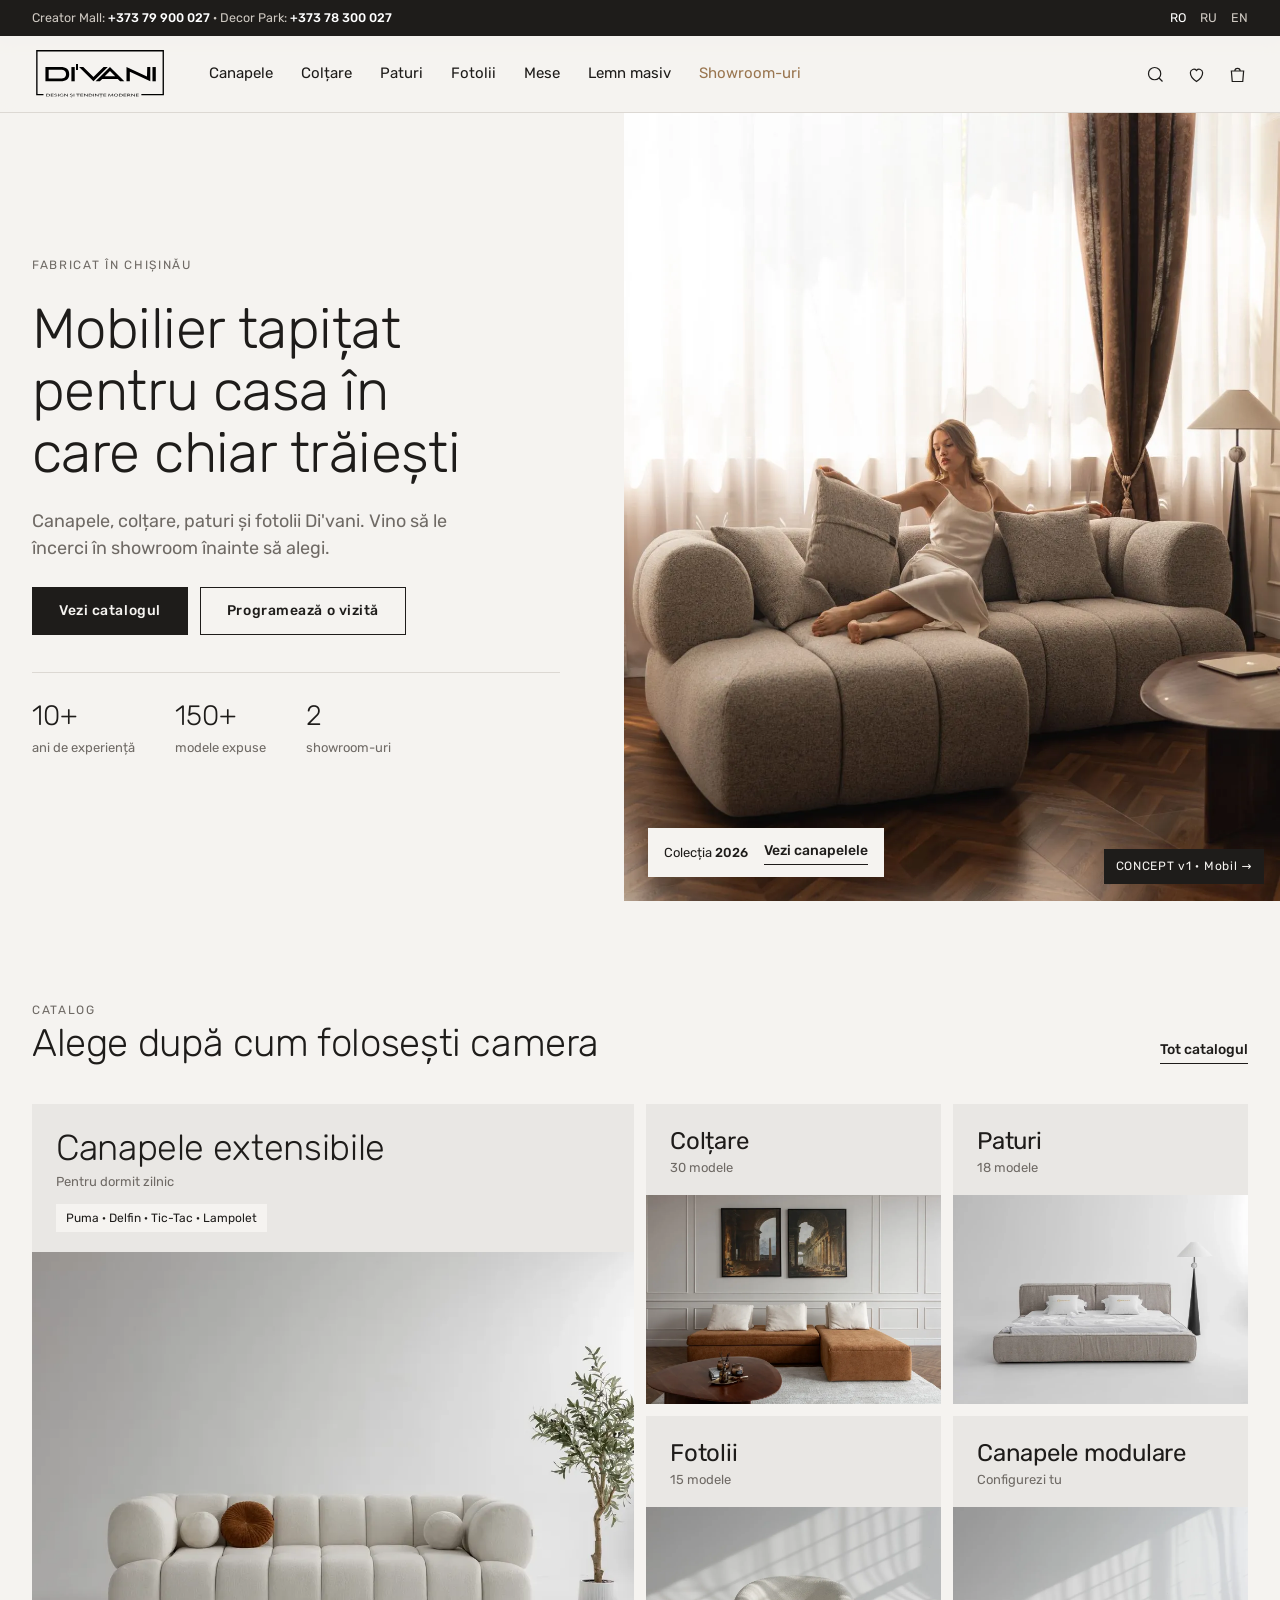
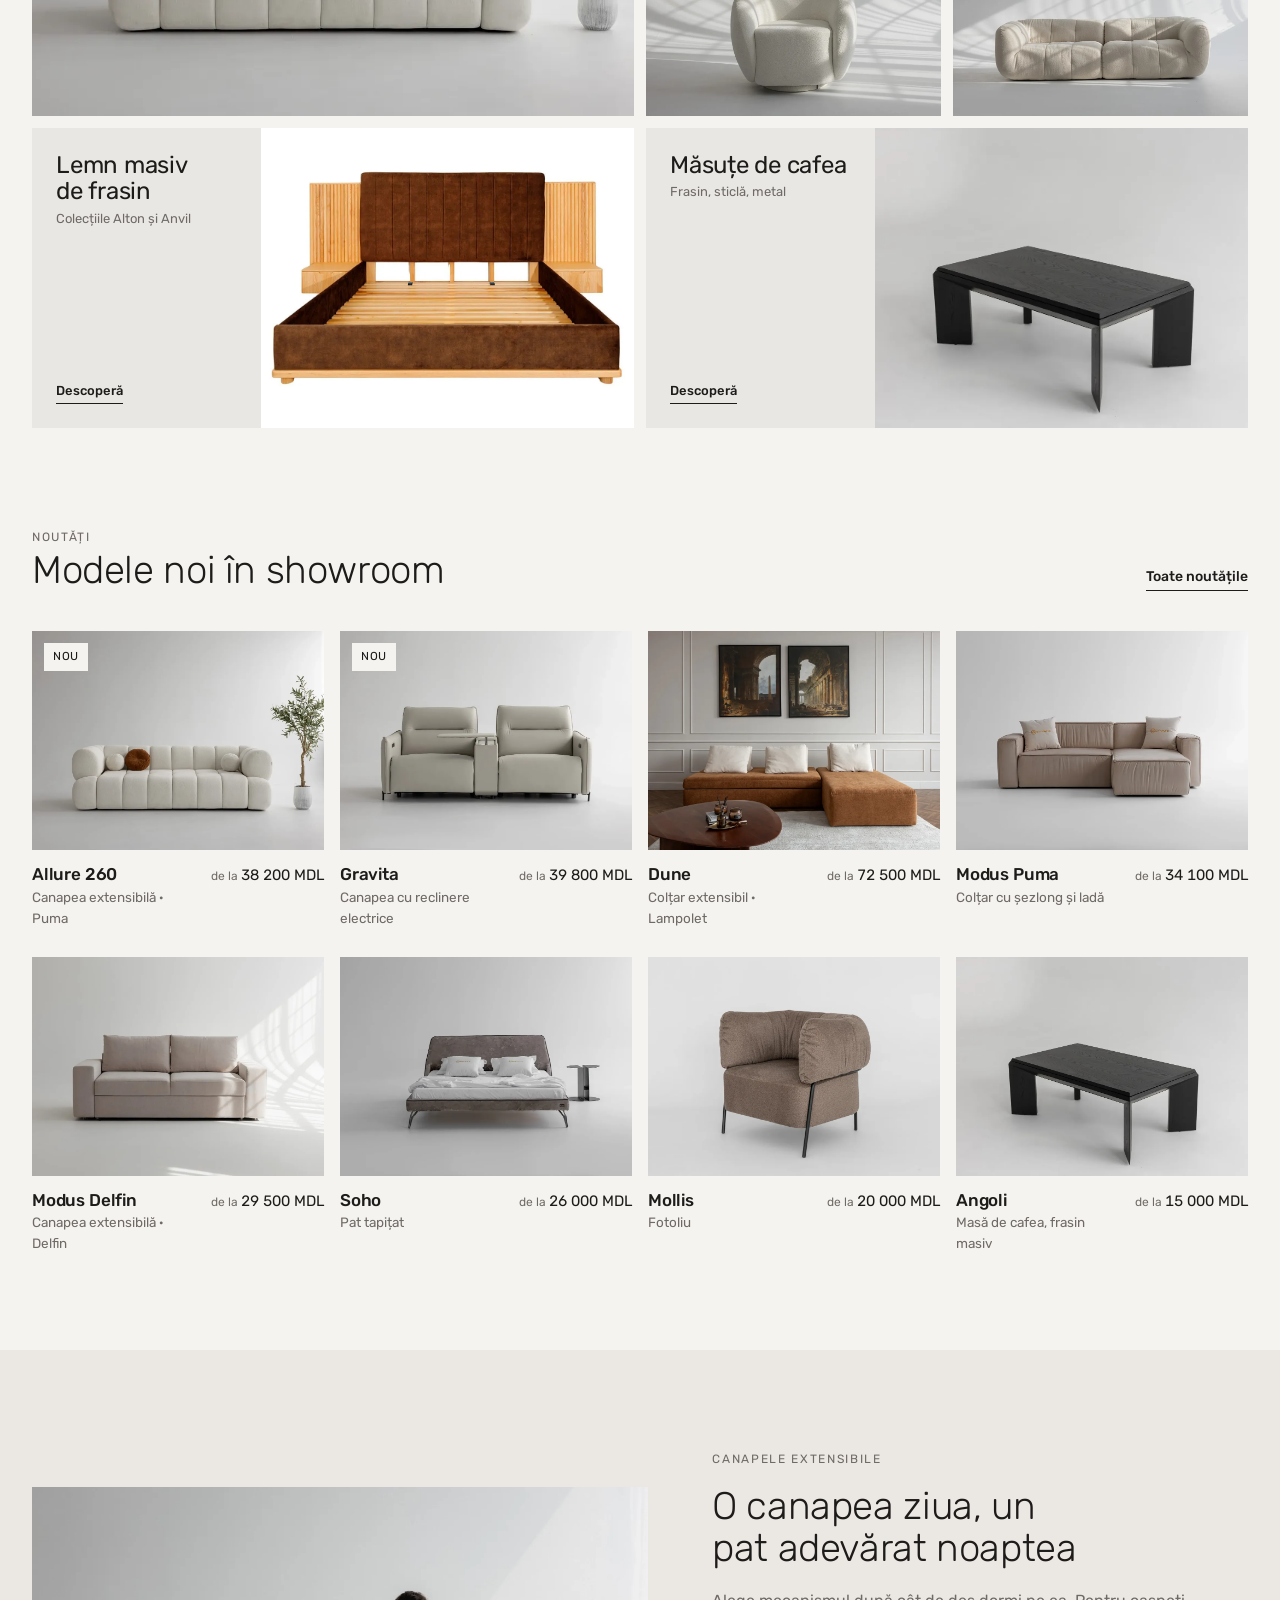
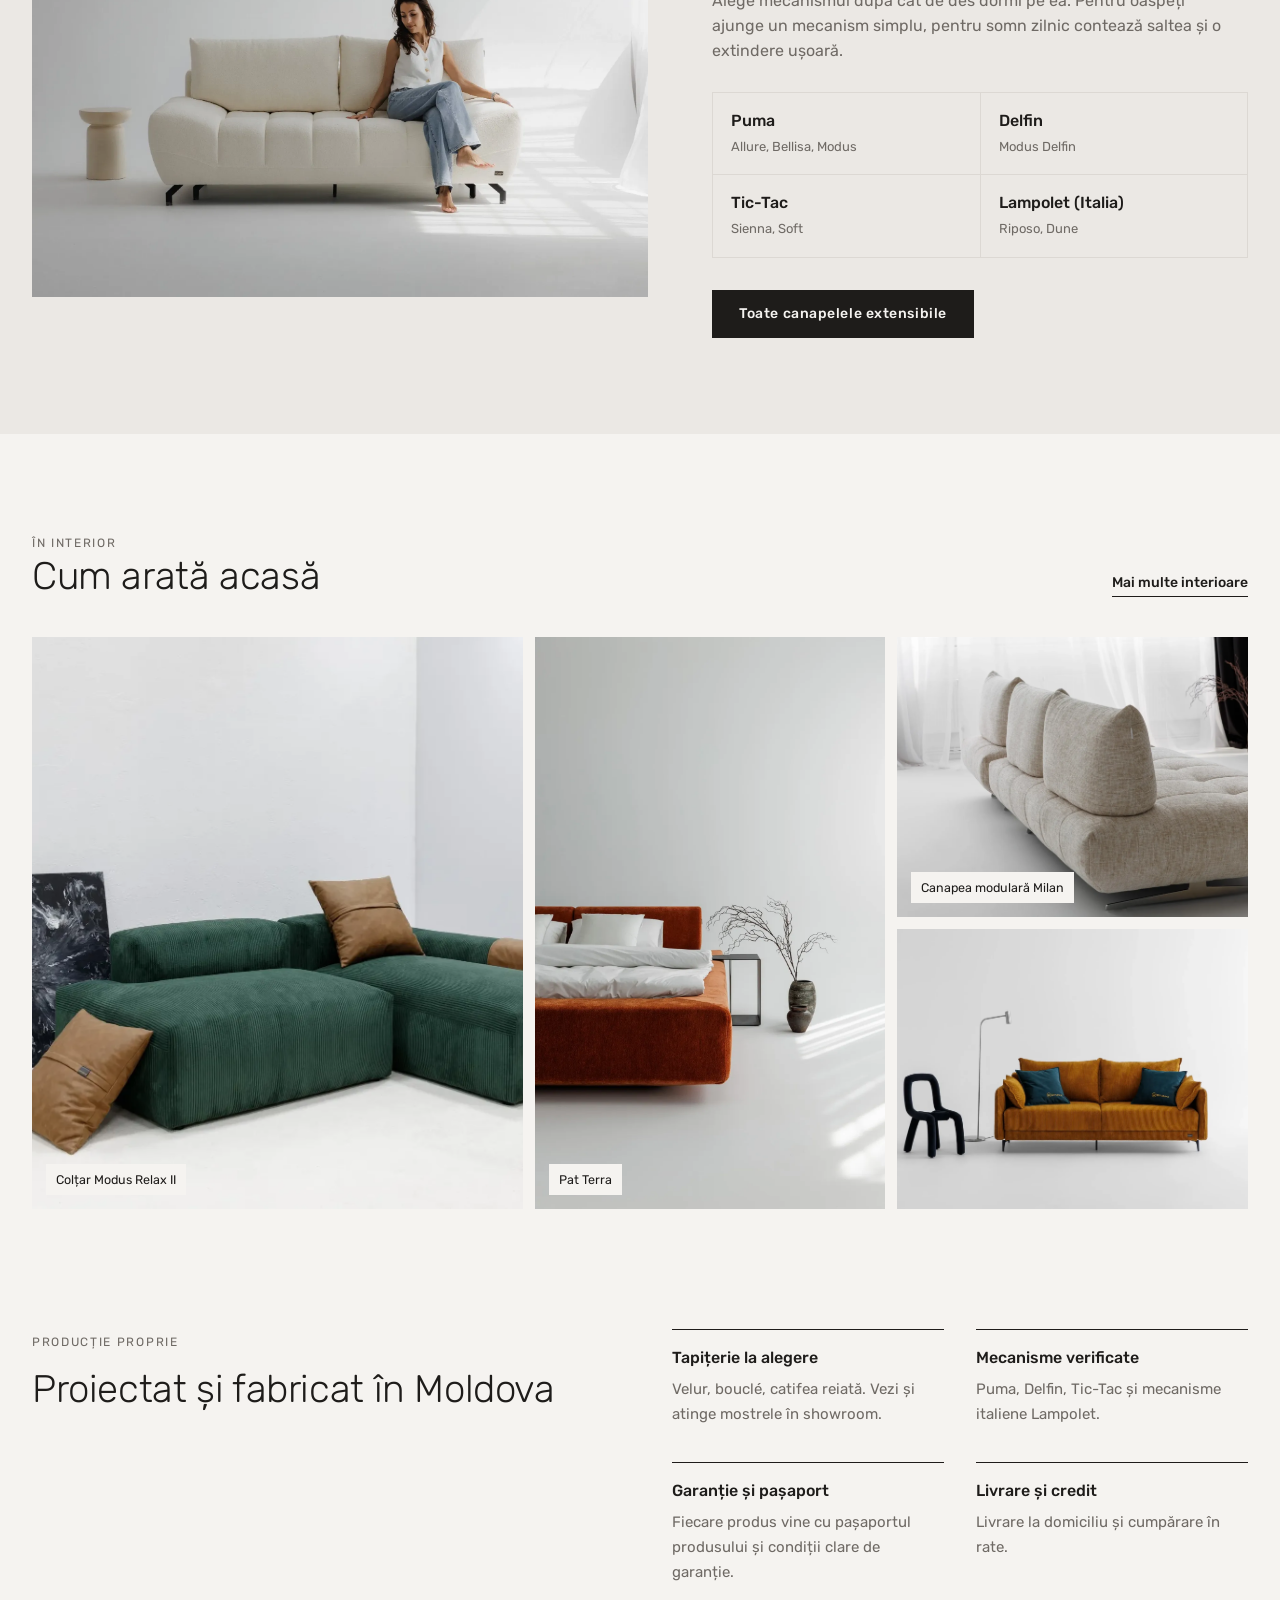
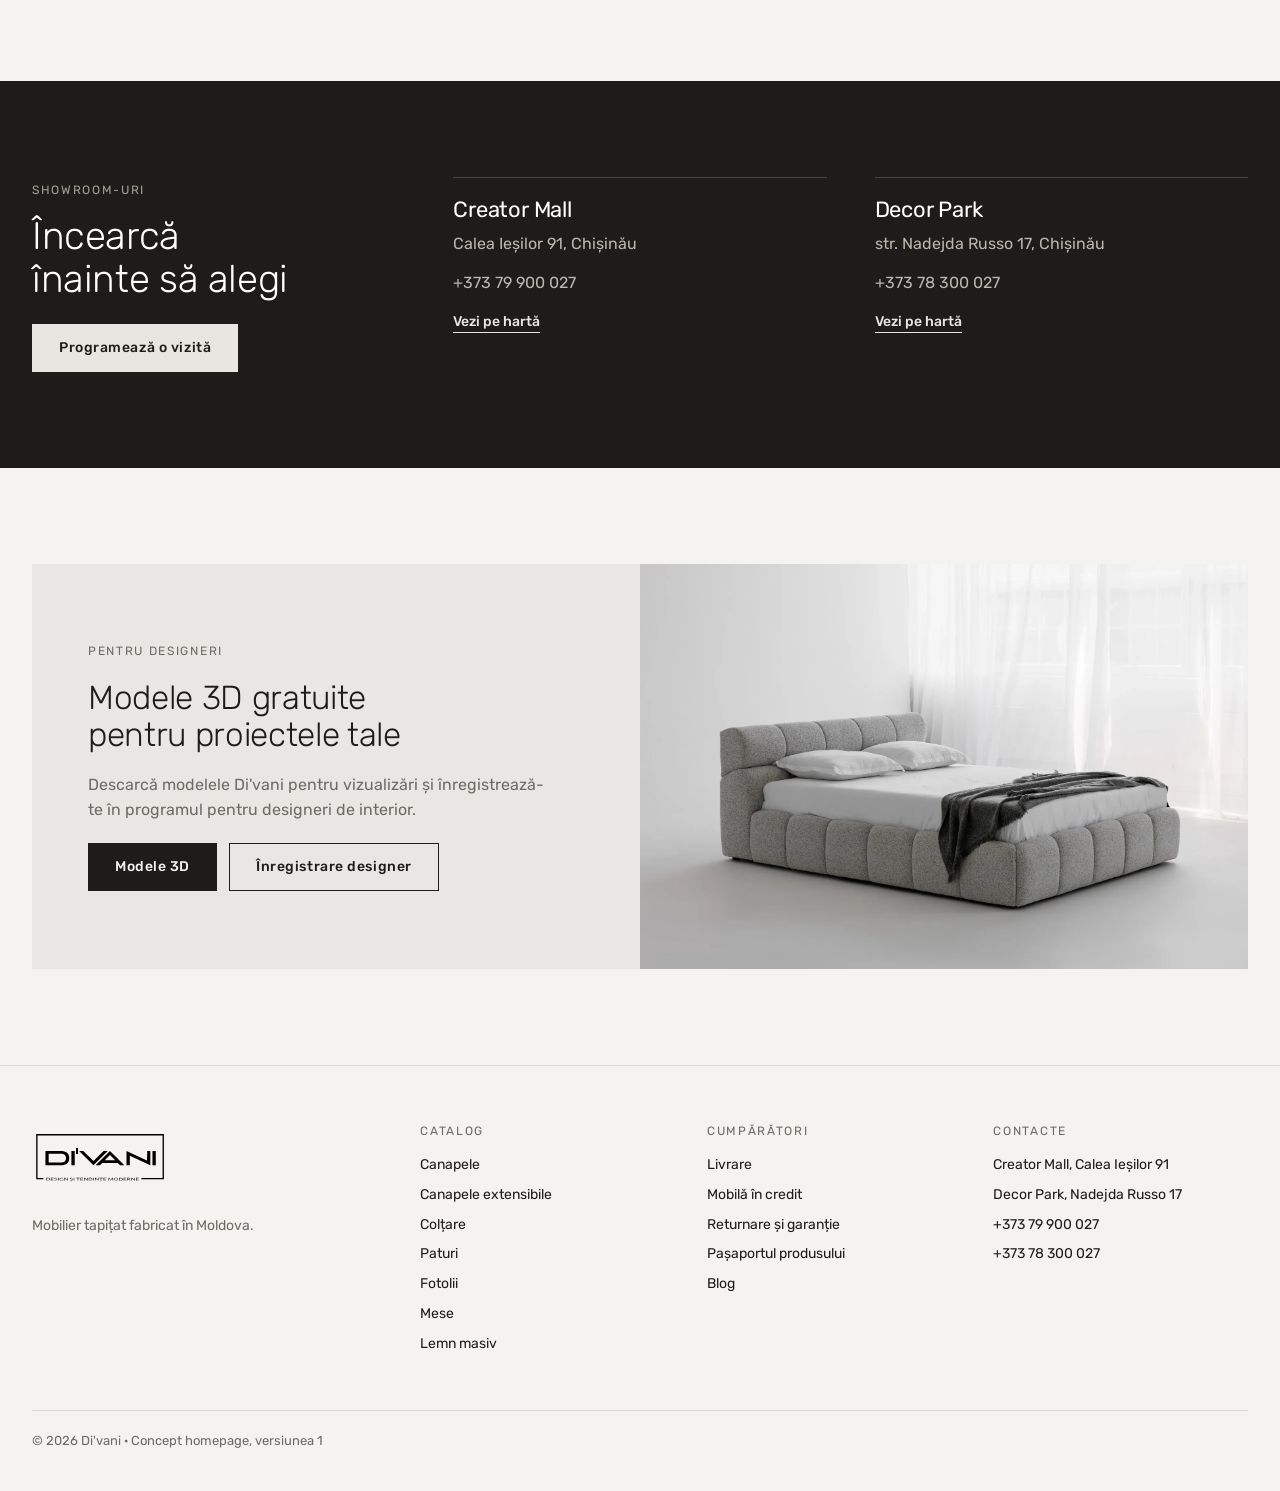
<file: index.html>
<!DOCTYPE html>
<html lang="ro">
<head>
<meta charset="utf-8">
<meta name="robots" content="noindex, nofollow">
<meta name="viewport" content="width=device-width, initial-scale=1">
<title>Di'vani — concept homepage</title>
<link rel="preconnect" href="https://fonts.googleapis.com">
<link rel="preconnect" href="https://fonts.gstatic.com" crossorigin>
<link href="https://fonts.googleapis.com/css2?family=Rubik:wght@300;400;500&display=swap" rel="stylesheet">
<style>
:root{
  /* Layout: liniștit, produsul în prim-plan; plăci pe fundalul studioului, fără rame */
  --bg:#f5f3f0;        /* fundal pagină, cald, în tonul pozelor de studio */
  --tile:#e9e7e4;      /* placă produs, ca peretele studioului */
  --ink:#1e1c1a;
  --muted:#6f6a65;
  --line:#dcd8d3;
  --accent:#9a7650;    /* bronz din aurul actual al brandului, un singur accent */
  --dark:#1e1c1a;
  --font:"Rubik", system-ui, -apple-system, "Segoe UI", sans-serif;
  color-scheme:light;
}
*{box-sizing:border-box}
html,body{margin:0}
body{background:var(--bg);color:var(--ink);font-family:var(--font);font-weight:400;font-size:16px;line-height:1.55;-webkit-font-smoothing:antialiased}
img{max-width:100%;display:block}
a{color:inherit;text-decoration:none}
a:focus-visible,button:focus-visible{outline:2px solid var(--accent);outline-offset:3px}
h1,h2,h3{font-weight:400;line-height:1.1;margin:0;text-wrap:balance;letter-spacing:-.01em}
.wrap{max-width:1360px;margin:0 auto;padding:0 32px}
.eyebrow{font-size:12px;letter-spacing:.14em;text-transform:uppercase;color:var(--muted)}
.btn{display:inline-flex;align-items:center;gap:10px;height:48px;padding:0 26px;font:500 14px/1 var(--font);letter-spacing:.04em;border:1px solid var(--ink);background:var(--ink);color:var(--bg);cursor:pointer;transition:background .2s,color .2s}
.btn:hover{background:transparent;color:var(--ink)}
.btn.ghost{background:transparent;color:var(--ink)}
.btn.ghost:hover{background:var(--ink);color:var(--bg)}
.link{font-size:14px;font-weight:500;border-bottom:1px solid currentColor;padding-bottom:2px}
.link:hover{color:var(--accent)}
.concept-tag{position:fixed;right:16px;bottom:16px;z-index:50;background:var(--ink);color:var(--bg);font-size:12px;padding:8px 12px;letter-spacing:.06em}

/* top bar + header */
.topbar{background:var(--ink);color:#cfc9c2;font-size:12.5px}
.topbar .wrap{display:flex;justify-content:space-between;align-items:center;height:36px;gap:16px}
.topbar b{color:#fff;font-weight:500}
.topbar .langs{display:flex;gap:14px}
.topbar .langs a.on{color:#fff}
header{position:sticky;top:0;z-index:20;background:rgba(245,243,240,.94);backdrop-filter:blur(8px);border-bottom:1px solid var(--line)}
header .wrap{display:flex;align-items:center;gap:40px;height:76px}
.logo{display:block;height:72px}
.logo img{height:100%;width:auto}
nav.main{display:flex;gap:28px;font-size:15px;flex:1}
nav.main a{padding:6px 0;border-bottom:1px solid transparent}
nav.main a:hover{border-color:var(--ink)}
nav.main a.hl{color:var(--accent)}
.burger{display:none}
.icons{display:flex;gap:20px;align-items:center;margin-left:auto}
.icons svg,.burger svg{width:21px;height:21px;stroke:var(--ink);fill:none;stroke-width:1.4}

/* hero */
.hero{display:grid;grid-template-columns:1fr 1.05fr;height:calc(100vh - 112px);height:calc(100svh - 112px);min-height:520px;max-height:880px}
.hero .txt{display:flex;flex-direction:column;justify-content:center;gap:clamp(16px,2.6vh,28px);padding:clamp(24px,5vh,64px) 64px clamp(24px,5vh,64px) max(32px,calc((100vw - 1360px)/2 + 32px))}
.hero h1{font-size:clamp(34px,min(4.4vw,7.2vh),66px);font-weight:300}
.hero p{font-size:18px;color:var(--muted);max-width:460px;margin:0}
.hero .ctas{display:flex;gap:12px;flex-wrap:wrap}
.hero .facts{display:flex;gap:40px;margin-top:clamp(4px,1.5vh,20px);padding-top:clamp(14px,2.4vh,24px);border-top:1px solid var(--line)}
.hero .facts div{font-size:13px;color:var(--muted)}
.hero .facts b{display:block;font-size:28px;font-weight:300;color:var(--ink)}
.hero .pic{position:relative;overflow:hidden;background:var(--tile)}
.hero .pic img{width:100%;height:100%;object-fit:cover;object-position:50% 40%}
.hero .pic .cap{position:absolute;left:24px;bottom:24px;background:var(--bg);padding:12px 16px;font-size:13px;display:flex;gap:16px;align-items:center}
.hero .pic .cap b{font-weight:500}

section{padding:96px 0}
.sec-head{display:flex;justify-content:space-between;align-items:end;gap:24px;margin-bottom:40px}
.sec-head h2{font-size:clamp(30px,3vw,44px);font-weight:300}
.sec-head p{color:var(--muted);max-width:440px;margin:8px 0 0}

/* bento categories */
.bento{display:grid;grid-template-columns:repeat(4,1fr);grid-auto-rows:300px;gap:12px}
.cat{position:relative;background:var(--tile);overflow:hidden;display:flex;flex-direction:column;padding:24px;transition:background .25s}
.cat:hover{background:#e2dfdb}
.cat img{flex:1 1 auto;min-height:0;width:calc(100% + 48px);max-width:none;margin:16px -24px -24px;object-fit:cover;object-position:50% 62%;transition:transform .5s}
.cat:hover img{transform:scale(1.03)}
.cat .t{position:relative;z-index:1}
.cat h3{font-size:24px}
.cat .n{font-size:13px;color:var(--muted);margin-top:4px}
.cat .go{position:relative;z-index:1;align-self:flex-start;font-size:13px;font-weight:500}
.cat.big{grid-column:span 2;grid-row:span 2}
.cat.big h3{font-size:36px;font-weight:300}
.cat.big img{margin-top:20px}
.cat.wide{grid-column:span 2}
.cat.wide{display:block}
.cat.wide .t{max-width:36%}
.cat.wide .go{position:absolute;left:24px;bottom:24px}
.cat.wide img{position:absolute;top:0;right:0;height:100%;width:62%;margin:0}
.cat .tag{display:inline-block;margin-top:12px;font-size:12px;background:var(--bg);padding:5px 10px}

/* product cards */
.grid4{display:grid;grid-template-columns:repeat(4,1fr);gap:28px 16px}
.card .ph{background:var(--tile);aspect-ratio:4/3;overflow:hidden;position:relative}
.card .ph img{width:100%;height:100%;object-fit:cover;transition:transform .5s}
.card:hover .ph img{transform:scale(1.04)}
.card .badge{position:absolute;top:12px;left:12px;background:var(--bg);font-size:11.5px;letter-spacing:.06em;text-transform:uppercase;padding:5px 9px}
.card .meta{display:flex;justify-content:space-between;align-items:baseline;gap:12px;margin-top:14px}
.card h3{font-size:17px;font-weight:500}
.card .type{font-size:13.5px;color:var(--muted);margin-top:3px}
.card .price{font-size:15px;white-space:nowrap;font-variant-numeric:tabular-nums}
.card .price small{color:var(--muted);font-size:12px}

/* sleep feature */
.feature{background:#ebe8e4}
.feature .wrap{display:grid;grid-template-columns:1.15fr 1fr;gap:64px;align-items:center}
.feature .pic{aspect-ratio:3/2;overflow:hidden}
.feature .pic img{width:100%;height:100%;object-fit:cover}
.feature h2{font-size:clamp(30px,3vw,44px);font-weight:300;margin:14px 0 20px}
.feature p{color:var(--muted);margin:0 0 28px;max-width:520px}
.mech{display:grid;grid-template-columns:1fr 1fr;gap:1px;background:var(--line);border:1px solid var(--line);margin-bottom:32px}
.mech a{background:#ebe8e4;padding:16px 18px;transition:background .2s}
.mech a:hover{background:var(--bg)}
.mech b{display:block;font-weight:500}
.mech span{font-size:13px;color:var(--muted)}

/* interiors */
.mosaic{display:grid;grid-template-columns:1.4fr 1fr 1fr;grid-template-rows:280px 280px;gap:12px}
.mosaic figure{margin:0;position:relative;overflow:hidden}
.mosaic img{width:100%;height:100%;object-fit:cover}
.mosaic figure:first-child{grid-row:span 2}
.mosaic figure:nth-child(2){grid-row:span 2}
.mosaic figcaption{position:absolute;left:14px;bottom:14px;background:var(--bg);font-size:12.5px;padding:6px 10px}

/* made in moldova */
.made .wrap{display:grid;grid-template-columns:1fr 1fr;gap:64px;align-items:start}
.made h2{font-size:clamp(30px,3vw,44px);font-weight:300}
.made .pts{display:grid;grid-template-columns:1fr 1fr;gap:36px 32px}
.made .pts div{border-top:1px solid var(--ink);padding-top:16px}
.made .pts b{display:block;font-weight:500;margin-bottom:6px}
.made .pts span{color:var(--muted);font-size:15px}

/* showrooms */
.show{background:var(--dark);color:#e9e5e0}
.show .wrap{display:grid;grid-template-columns:1fr 1fr 1fr;gap:48px}
.show h2{font-size:clamp(30px,3vw,44px);font-weight:300;color:#fff}
.show .eyebrow{color:#a39d96}
.show .s{border-top:1px solid #4a4642;padding-top:20px}
.show .s h3{font-size:22px;color:#fff;margin-bottom:10px}
.show .s p{margin:0 0 14px;color:#bdb6ae}
.show .btn{background:#e9e5e0;color:var(--ink);border-color:#e9e5e0}
.show .btn:hover{background:transparent;color:#e9e5e0}

/* designers */
.pro .box{display:grid;grid-template-columns:1fr 1fr;background:var(--tile)}
.pro .box .t{padding:56px;display:flex;flex-direction:column;gap:20px;justify-content:center}
.pro h2{font-size:clamp(28px,2.6vw,38px);font-weight:300}
.pro p{color:var(--muted);margin:0;max-width:460px}
.pro .box img{width:100%;height:100%;object-fit:cover;min-height:340px}

footer{border-top:1px solid var(--line);padding:56px 0 40px;font-size:14px}
footer .wrap{display:grid;grid-template-columns:1.4fr 1fr 1fr 1fr;gap:32px}
footer h4{font-size:12px;letter-spacing:.14em;text-transform:uppercase;color:var(--muted);font-weight:400;margin:0 0 14px}
footer ul{list-style:none;margin:0;padding:0;display:grid;gap:8px}
footer .copy{grid-column:1/-1;border-top:1px solid var(--line);padding-top:20px;margin-top:24px;color:var(--muted);font-size:13px}

@media (max-width:1100px){
  nav.main{display:none}
  .burger{display:block;background:none;border:0;padding:0;cursor:pointer}
  header .wrap{gap:16px;height:64px}
  .logo{height:56px}
  .hero{grid-template-columns:1fr;grid-template-rows:auto auto;height:auto;min-height:0;max-height:none}
  .hero .txt{padding:28px 32px 32px;gap:16px}
  .hero .pic{height:40vh;height:40svh;order:-1}
  .hero .eyebrow,.hero .facts{display:none}
  .hero h1{font-size:clamp(30px,6vw,44px)}
  .hero p{font-size:16px}
  .hero .ctas .btn{padding:0 18px}
  .hero .pic .cap{left:12px;bottom:12px}
  .bento{grid-template-columns:repeat(2,1fr);grid-auto-rows:260px}
  .grid4{grid-template-columns:repeat(2,1fr)}
  .feature .wrap,.made .wrap,.show .wrap,.pro .box{grid-template-columns:1fr}
  .mosaic{grid-template-columns:1fr 1fr;grid-template-rows:240px 240px 240px}
  .mosaic figure:first-child{grid-column:span 2;grid-row:auto}
  .mosaic figure:nth-child(2){grid-row:auto}
  footer .wrap{grid-template-columns:1fr 1fr}
}
@media (max-width:560px){
  .wrap{padding:0 16px}
  .topbar .wrap span.sr{display:none}
  .bento{grid-template-columns:1fr}
  .cat.big,.cat.wide{grid-column:auto;grid-row:auto}
  .cat.big{min-height:420px}
  .grid4{grid-template-columns:1fr 1fr;gap:20px 10px}
  .card .meta{flex-direction:column;gap:4px}
  .mech,.made .pts{grid-template-columns:1fr}
  section{padding:64px 0}
  .pro .box .t{padding:32px}
  .hero .facts{gap:24px}
}
@media (prefers-reduced-motion:reduce){*{transition:none!important}}
</style>
</head>
<body>

<div class="topbar"><div class="wrap">
  <span><span class="sr">Creator Mall: </span><b>+373 79 900 027</b> · <span class="sr">Decor Park: </span><b>+373 78 300 027</b></span>
  <span class="langs"><a class="on" href="#">RO</a><a href="#">RU</a><a href="#">EN</a></span>
</div></div>

<header><div class="wrap">
  <button class="burger" aria-label="Meniu"><svg viewBox="0 0 24 24"><path d="M3 7h18M3 12h18M3 17h18"/></svg></button>
  <a class="logo" href="index.html" aria-label="Di'vani"><img src="img/logo.svg" alt="Di'vani"></a>
  <nav class="main" aria-label="Catalog">
    <a href="category.html">Canapele</a><a href="#">Colțare</a><a href="#">Paturi</a><a href="#">Fotolii</a><a href="#">Mese</a><a href="lemn-masiv.html">Lemn masiv</a><a class="hl" href="showroom.html">Showroom-uri</a>
  </nav>
  <div class="icons">
    <svg viewBox="0 0 24 24" aria-label="Căutare"><circle cx="11" cy="11" r="7"/><path d="M20 20l-4-4"/></svg>
    <svg viewBox="0 0 24 24" aria-label="Favorite"><path d="M12 20s-7-4.5-7-10a4 4 0 0 1 7-2.6A4 4 0 0 1 19 10c0 5.5-7 10-7 10z"/></svg>
    <svg viewBox="0 0 24 24" aria-label="Coș"><path d="M5 8h14l-1 12H6z"/><path d="M9 8a3 3 0 0 1 6 0"/></svg>
  </div>
</div></header>

<div class="hero">
  <div class="txt">
    <span class="eyebrow">Fabricat în Chișinău</span>
    <h1>Mobilier tapițat pentru casa în care chiar trăiești</h1>
    <p>Canapele, colțare, paturi și fotolii Di'vani. Vino să le încerci în showroom înainte să alegi.</p>
    <div class="ctas">
      <a class="btn" href="#">Vezi catalogul</a>
      <a class="btn ghost" href="showroom.html#vizita">Programează o vizită</a>
    </div>
    <div class="facts">
      <div><b>10+</b>ani de experiență</div>
      <div><b>150+</b>modele expuse</div>
      <div><b>2</b>showroom-uri</div>
    </div>
  </div>
  <div class="pic">
    <img src="img/hero.webp" alt="Canapea Di'vani în lumină naturală">
    <div class="cap"><span>Colecția <b>2026</b></span><a class="link" href="#">Vezi canapelele</a></div>
  </div>
</div>

<section>
  <div class="wrap">
    <div class="sec-head">
      <div><span class="eyebrow">Catalog</span><h2>Alege după cum folosești camera</h2></div>
      <a class="link" href="#">Tot catalogul</a>
    </div>
    <div class="bento">
      <a class="cat big" href="category.html">
        <div class="t"><h3>Canapele extensibile</h3><div class="n">Pentru dormit zilnic</div><span class="tag">Puma · Delfin · Tic-Tac · Lampolet</span></div>
        <img src="img/p-allure.webp" alt="Canapea extensibilă Allure">
      </a>
      <a class="cat" href="#"><div class="t"><h3>Colțare</h3><div class="n">30 modele</div></div><img src="img/p-dune.webp" alt="Colțar Dune"></a>
      <a class="cat" href="#"><div class="t"><h3>Paturi</h3><div class="n">18 modele</div></div><img src="img/p-loft.webp" alt="Pat Loft"></a>
      <a class="cat" href="#"><div class="t"><h3>Fotolii</h3><div class="n">15 modele</div></div><img src="img/p-cocoon.webp" alt="Fotoliu Cocoon"></a>
      <a class="cat" href="#"><div class="t"><h3>Canapele modulare</h3><div class="n">Configurezi tu</div></div><img src="img/p-nouvelle.webp" alt="Canapea Nouvelle"></a>
      <a class="cat wide" href="lemn-masiv.html"><div class="t"><h3>Lemn masiv de frasin</h3><div class="n">Colecțiile Alton și Anvil</div></div><div class="go link">Descoperă</div><img src="img/p-alton.webp" alt="Pat Alton din frasin"></a>
      <a class="cat wide" href="#"><div class="t"><h3>Măsuțe de cafea</h3><div class="n">Frasin, sticlă, metal</div></div><div class="go link">Descoperă</div><img src="img/p-angoli.webp" alt="Masă de cafea Angoli"></a>
    </div>
  </div>
</section>

<section style="padding-top:0">
  <div class="wrap">
    <div class="sec-head">
      <div><span class="eyebrow">Noutăți</span><h2>Modele noi în showroom</h2></div>
      <a class="link" href="#">Toate noutățile</a>
    </div>
    <div class="grid4">
      <a class="card" href="product.html"><div class="ph"><img src="img/p-allure.webp" alt=""><span class="badge">Nou</span></div><div class="meta"><div><h3>Allure 260</h3><div class="type">Canapea extensibilă · Puma</div></div><div class="price"><small>de la </small>38 200 MDL</div></div></a>
      <a class="card" href="#"><div class="ph"><img src="img/p-gravita.webp" alt=""><span class="badge">Nou</span></div><div class="meta"><div><h3>Gravita</h3><div class="type">Canapea cu reclinere electrice</div></div><div class="price"><small>de la </small>39 800 MDL</div></div></a>
      <a class="card" href="#"><div class="ph"><img src="img/p-dune.webp" alt=""></div><div class="meta"><div><h3>Dune</h3><div class="type">Colțar extensibil · Lampolet</div></div><div class="price"><small>de la </small>72 500 MDL</div></div></a>
      <a class="card" href="#"><div class="ph"><img src="img/p-puma.webp" alt=""></div><div class="meta"><div><h3>Modus Puma</h3><div class="type">Colțar cu șezlong și ladă</div></div><div class="price"><small>de la </small>34 100 MDL</div></div></a>
      <a class="card" href="#"><div class="ph"><img src="img/p-delfin.webp" alt=""></div><div class="meta"><div><h3>Modus Delfin</h3><div class="type">Canapea extensibilă · Delfin</div></div><div class="price"><small>de la </small>29 500 MDL</div></div></a>
      <a class="card" href="#"><div class="ph"><img src="img/p-soho.webp" alt=""></div><div class="meta"><div><h3>Soho</h3><div class="type">Pat tapițat</div></div><div class="price"><small>de la </small>26 000 MDL</div></div></a>
      <a class="card" href="#"><div class="ph"><img src="img/p-mollis.webp" alt=""></div><div class="meta"><div><h3>Mollis</h3><div class="type">Fotoliu</div></div><div class="price"><small>de la </small>20 000 MDL</div></div></a>
      <a class="card" href="#"><div class="ph"><img src="img/p-angoli.webp" alt=""></div><div class="meta"><div><h3>Angoli</h3><div class="type">Masă de cafea, frasin masiv</div></div><div class="price"><small>de la </small>15 000 MDL</div></div></a>
    </div>
  </div>
</section>

<section class="feature">
  <div class="wrap">
    <div class="pic"><img src="img/l-sienna.webp" alt="Canapea Sienna în interior"></div>
    <div>
      <span class="eyebrow">Canapele extensibile</span>
      <h2>O canapea ziua, un pat adevărat noaptea</h2>
      <p>Alege mecanismul după cât de des dormi pe ea. Pentru oaspeți ajunge un mecanism simplu, pentru somn zilnic contează saltea și o extindere ușoară.</p>
      <div class="mech">
        <a href="#"><b>Puma</b><span>Allure, Bellisa, Modus</span></a>
        <a href="#"><b>Delfin</b><span>Modus Delfin</span></a>
        <a href="#"><b>Tic-Tac</b><span>Sienna, Soft</span></a>
        <a href="#"><b>Lampolet (Italia)</b><span>Riposo, Dune</span></a>
      </div>
      <a class="btn" href="category.html">Toate canapelele extensibile</a>
    </div>
  </div>
</section>

<section>
  <div class="wrap">
    <div class="sec-head">
      <div><span class="eyebrow">În interior</span><h2>Cum arată acasă</h2></div>
      <a class="link" href="#">Mai multe interioare</a>
    </div>
    <div class="mosaic">
      <figure><img src="img/l-green.webp" alt=""><figcaption>Colțar Modus Relax II</figcaption></figure>
      <figure><img src="img/l-terra.webp" alt=""><figcaption>Pat Terra</figcaption></figure>
      <figure><img src="img/l-milan.webp" alt=""><figcaption>Canapea modulară Milan</figcaption></figure>
      <figure><img src="img/l-orange.webp" alt=""></figure>
    </div>
  </div>
</section>

<section class="made" style="padding-top:24px">
  <div class="wrap">
    <div>
      <span class="eyebrow">Producție proprie</span>
      <h2 style="margin-top:14px">Proiectat și fabricat în Moldova</h2>
    </div>
    <div class="pts">
      <div><b>Tapițerie la alegere</b><span>Velur, bouclé, catifea reiată. Vezi și atinge mostrele în showroom.</span></div>
      <div><b>Mecanisme verificate</b><span>Puma, Delfin, Tic-Tac și mecanisme italiene Lampolet.</span></div>
      <div><b>Garanție și pașaport</b><span>Fiecare produs vine cu pașaportul produsului și condiții clare de garanție.</span></div>
      <div><b>Livrare și credit</b><span>Livrare la domiciliu și cumpărare în rate.</span></div>
    </div>
  </div>
</section>

<section class="show">
  <div class="wrap">
    <div>
      <span class="eyebrow">Showroom-uri</span>
      <h2 style="margin:14px 0 24px">Încearcă înainte să alegi</h2>
      <a class="btn" href="showroom.html#vizita">Programează o vizită</a>
    </div>
    <div class="s"><h3>Creator Mall</h3><p>Calea Ieșilor 91, Chișinău</p><p>+373 79 900 027</p><a class="link" href="#">Vezi pe hartă</a></div>
    <div class="s"><h3>Decor Park</h3><p>str. Nadejda Russo 17, Chișinău</p><p>+373 78 300 027</p><a class="link" href="#">Vezi pe hartă</a></div>
  </div>
</section>

<section class="pro">
  <div class="wrap">
    <div class="box">
      <div class="t">
        <span class="eyebrow">Pentru designeri</span>
        <h2>Modele 3D gratuite pentru proiectele tale</h2>
        <p>Descarcă modelele Di'vani pentru vizualizări și înregistrează-te în programul pentru designeri de interior.</p>
        <div style="display:flex;gap:12px;flex-wrap:wrap"><a class="btn" href="designeri.html#modele">Modele 3D</a><a class="btn ghost" href="designeri.html#inregistrare">Înregistrare designer</a></div>
      </div>
      <img src="img/l-hamilton.webp" alt="Pat Hamilton">
    </div>
  </div>
</section>

<footer><div class="wrap">
  <div><a class="logo" href="#" style="display:inline-block"><img src="img/logo.svg" alt="Di'vani"></a><p style="color:var(--muted);max-width:300px">Mobilier tapițat fabricat în Moldova.</p></div>
  <div><h4>Catalog</h4><ul><li>Canapele</li><li>Canapele extensibile</li><li>Colțare</li><li>Paturi</li><li>Fotolii</li><li>Mese</li><li>Lemn masiv</li></ul></div>
  <div><h4>Cumpărători</h4><ul><li><a href="livrare.html#livrare">Livrare</a></li><li><a href="livrare.html#credit">Mobilă în credit</a></li><li><a href="livrare.html#garantie">Returnare și garanție</a></li><li>Pașaportul produsului</li><li><a href="blog.html">Blog</a></li></ul></div>
  <div><h4>Contacte</h4><ul><li>Creator Mall, Calea Ieșilor 91</li><li>Decor Park, Nadejda Russo 17</li><li>+373 79 900 027</li><li>+373 78 300 027</li></ul></div>
  <div class="copy">© 2026 Di'vani · Concept homepage, versiunea 1</div>
</div></footer>

<a class="concept-tag" href="mobile.html">CONCEPT v1 · Mobil →</a>
</body>
</html>
</file>
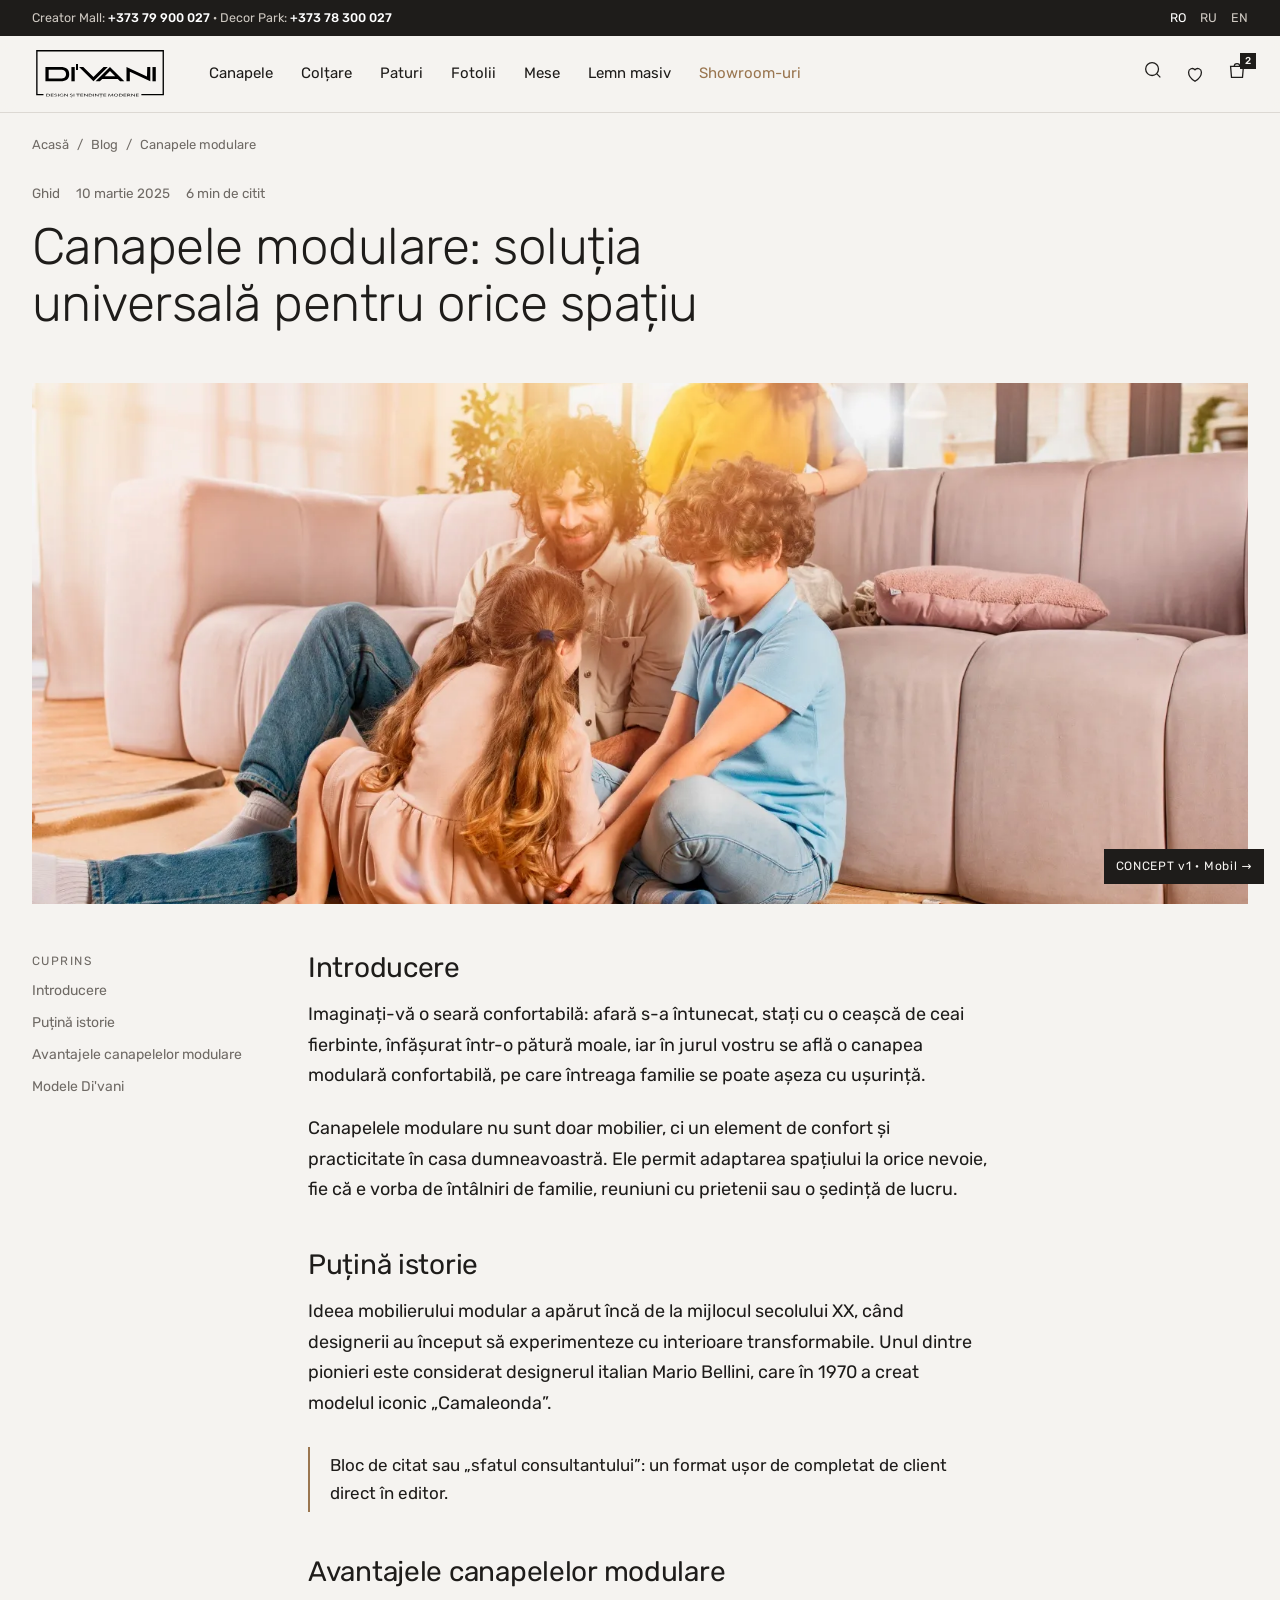
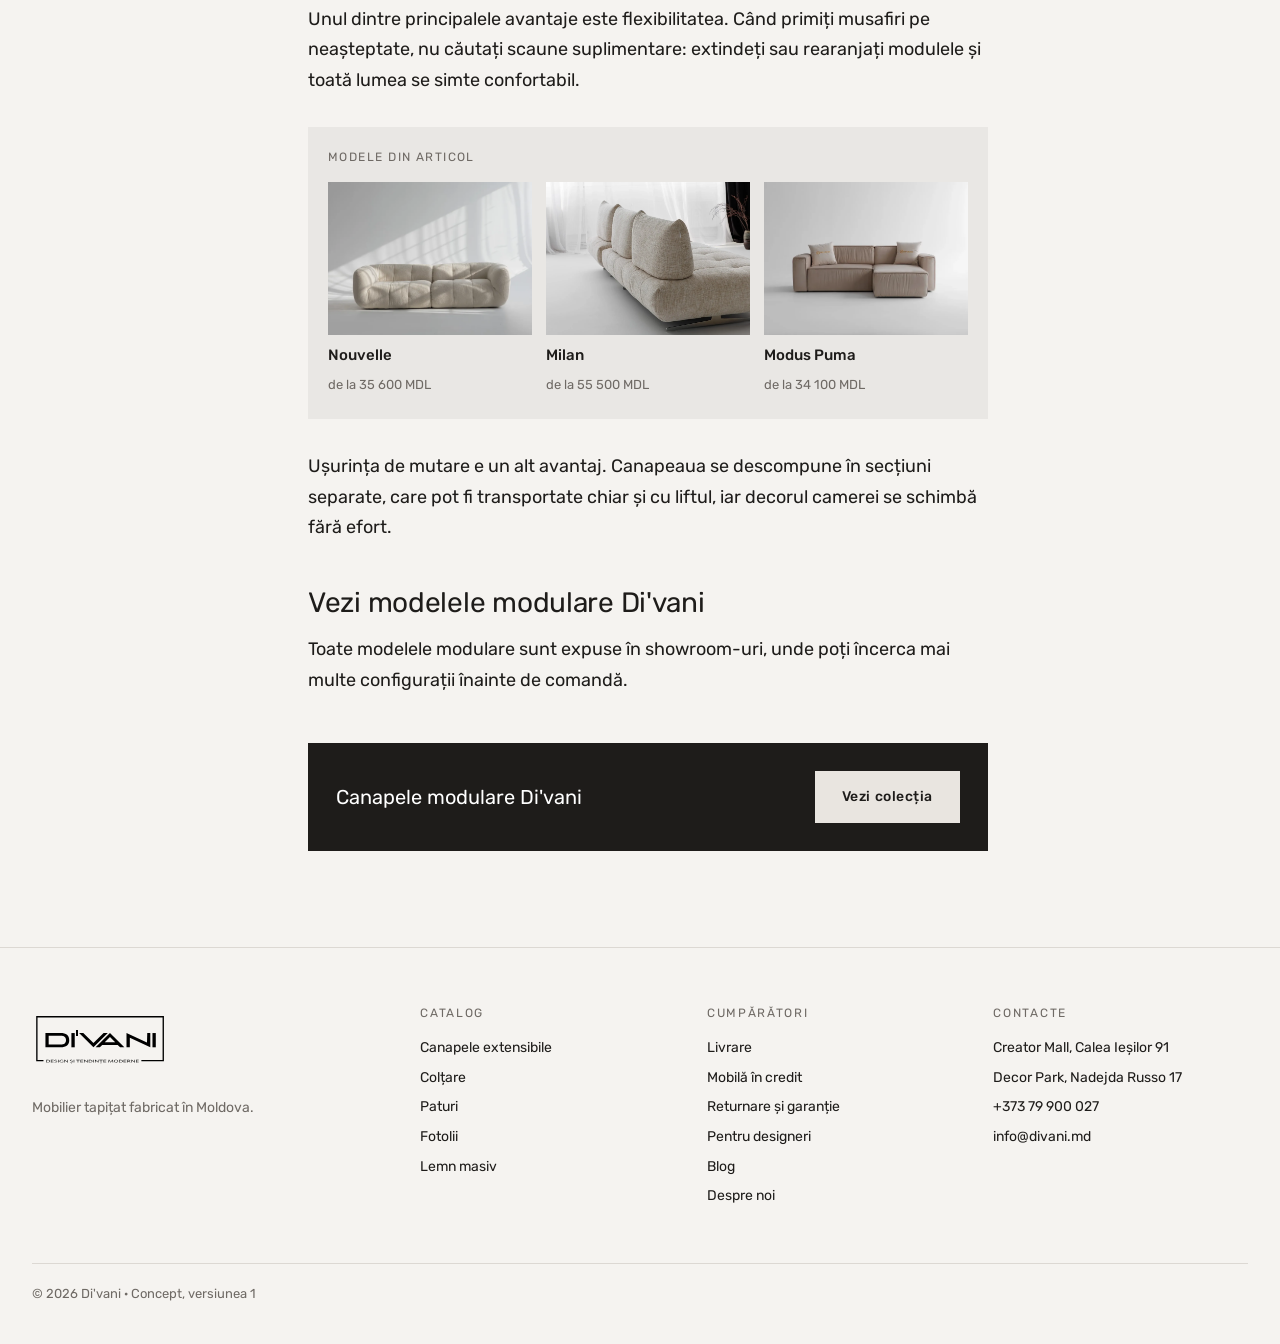
<file: articol.html>
<!DOCTYPE html>
<html lang="ro">
<head>
<meta charset="utf-8">
<meta name="robots" content="noindex, nofollow">
<meta name="viewport" content="width=device-width, initial-scale=1">
<title>Di'vani — concept articol</title>
<link rel="preconnect" href="https://fonts.googleapis.com"><link rel="preconnect" href="https://fonts.gstatic.com" crossorigin>
<link href="https://fonts.googleapis.com/css2?family=Rubik:wght@300;400;500&display=swap" rel="stylesheet">
<link rel="stylesheet" href="css/site.css"><link rel="stylesheet" href="css/pages.css">
<style>
.ah{max-width:860px;padding:28px 0 32px}
.ah h1{font-size:clamp(34px,4vw,56px);font-weight:300;margin:14px 0 18px}
.meta{font-size:13.5px;color:var(--muted);display:flex;gap:16px;flex-wrap:wrap}
.cover{aspect-ratio:21/9;overflow:hidden;background:var(--tile)}
.cover img{width:100%;height:100%;object-fit:cover}
.art{display:grid;grid-template-columns:220px minmax(0,680px) 1fr;gap:56px;padding-top:48px}
.toc{position:sticky;top:100px;align-self:start;font-size:14px;display:grid;gap:10px}
.toc b{font-size:12px;letter-spacing:.12em;text-transform:uppercase;color:var(--muted);font-weight:400}
.toc a{color:var(--muted)}
.toc a:hover{color:var(--ink)}
.body{font-size:18px;line-height:1.7}
.body p{margin:0 0 22px}
.body h2{font-size:28px;font-weight:400;margin:44px 0 16px;scroll-margin-top:100px}
.ins{margin:32px 0;background:var(--tile);padding:20px;display:grid;grid-template-columns:repeat(3,1fr);gap:14px}
.ins .lbl{grid-column:1/-1;font-size:12px;letter-spacing:.12em;text-transform:uppercase;color:var(--muted)}
.ins a .im{aspect-ratio:4/3;overflow:hidden;background:var(--bg)}
.ins a img{width:100%;height:100%;object-fit:cover}
.ins a b{display:block;font-weight:500;font-size:15px;margin-top:8px}
.ins a span{font-size:13px;color:var(--muted)}
.box{border-left:2px solid var(--accent);padding:4px 0 4px 20px;margin:28px 0;font-size:17px}
.end{margin-top:48px;background:var(--ink);color:#e9e5e0;padding:28px;display:flex;justify-content:space-between;align-items:center;gap:20px;flex-wrap:wrap}
.end b{color:#fff;font-weight:400;font-size:20px}
.end .btn{background:#e9e5e0;color:var(--ink);border-color:#e9e5e0}
@media (max-width:1100px){.art{grid-template-columns:1fr;gap:24px}.toc{position:static;background:var(--tile);padding:18px}.art>div:last-child{display:none}}
@media (max-width:560px){.cover{aspect-ratio:4/3}.body{font-size:17px}.ins{grid-template-columns:1fr 1fr}.ins a:nth-of-type(3){display:none}}
</style>
</head>
<body>
<div id="shell-top"></div>
<main class="wrap">
  <div class="crumbs"><a href="index.html">Acasă</a>/<a href="blog.html">Blog</a>/<span>Canapele modulare</span></div>
  <div class="ah">
    <div class="meta"><span>Ghid</span><span>10 martie 2025</span><span>6 min de citit</span></div>
    <h1>Canapele modulare: soluția universală pentru orice spațiu</h1>
  </div>
  <div class="cover"><img src="img/b-modulare.webp" alt=""></div>

  <div class="art">
    <nav class="toc" aria-label="Cuprins"><b>Cuprins</b><a href="#intro">Introducere</a><a href="#istorie">Puțină istorie</a><a href="#avantaje">Avantajele canapelelor modulare</a><a href="#alege">Modele Di'vani</a></nav>
    <article class="body">
      <h2 id="intro" style="margin-top:0">Introducere</h2>
      <p>Imaginați-vă o seară confortabilă: afară s-a întunecat, stați cu o ceașcă de ceai fierbinte, înfășurat într-o pătură moale, iar în jurul vostru se află o canapea modulară confortabilă, pe care întreaga familie se poate așeza cu ușurință.</p>
      <p>Canapelele modulare nu sunt doar mobilier, ci un element de confort și practicitate în casa dumneavoastră. Ele permit adaptarea spațiului la orice nevoie, fie că e vorba de întâlniri de familie, reuniuni cu prietenii sau o ședință de lucru.</p>
      <h2 id="istorie">Puțină istorie</h2>
      <p>Ideea mobilierului modular a apărut încă de la mijlocul secolului XX, când designerii au început să experimenteze cu interioare transformabile. Unul dintre pionieri este considerat designerul italian Mario Bellini, care în 1970 a creat modelul iconic „Camaleonda”.</p>
      <div class="box">Bloc de citat sau „sfatul consultantului”: un format ușor de completat de client direct în editor.</div>
      <h2 id="avantaje">Avantajele canapelelor modulare</h2>
      <p>Unul dintre principalele avantaje este flexibilitatea. Când primiți musafiri pe neașteptate, nu căutați scaune suplimentare: extindeți sau rearanjați modulele și toată lumea se simte confortabil.</p>
      <div class="ins">
        <span class="lbl">Modele din articol</span>
        <a href="#"><div class="im"><img src="img/p-nouvelle.webp" alt=""></div><b>Nouvelle</b><span>de la 35 600 MDL</span></a>
        <a href="#"><div class="im"><img src="img/l-milan.webp" alt=""></div><b>Milan</b><span>de la 55 500 MDL</span></a>
        <a href="#"><div class="im"><img src="img/p-puma.webp" alt=""></div><b>Modus Puma</b><span>de la 34 100 MDL</span></a>
      </div>
      <p>Ușurința de mutare e un alt avantaj. Canapeaua se descompune în secțiuni separate, care pot fi transportate chiar și cu liftul, iar decorul camerei se schimbă fără efort.</p>
      <h2 id="alege">Vezi modelele modulare Di'vani</h2>
      <p>Toate modelele modulare sunt expuse în showroom-uri, unde poți încerca mai multe configurații înainte de comandă.</p>
      <div class="end"><b>Canapele modulare Di'vani</b><a class="btn" href="category.html">Vezi colecția</a></div>
    </article>
    <div></div>
  </div>
</main>
<div id="shell-foot"></div>
<script src="js/shell.js"></script>
</body>
</html>
</file>
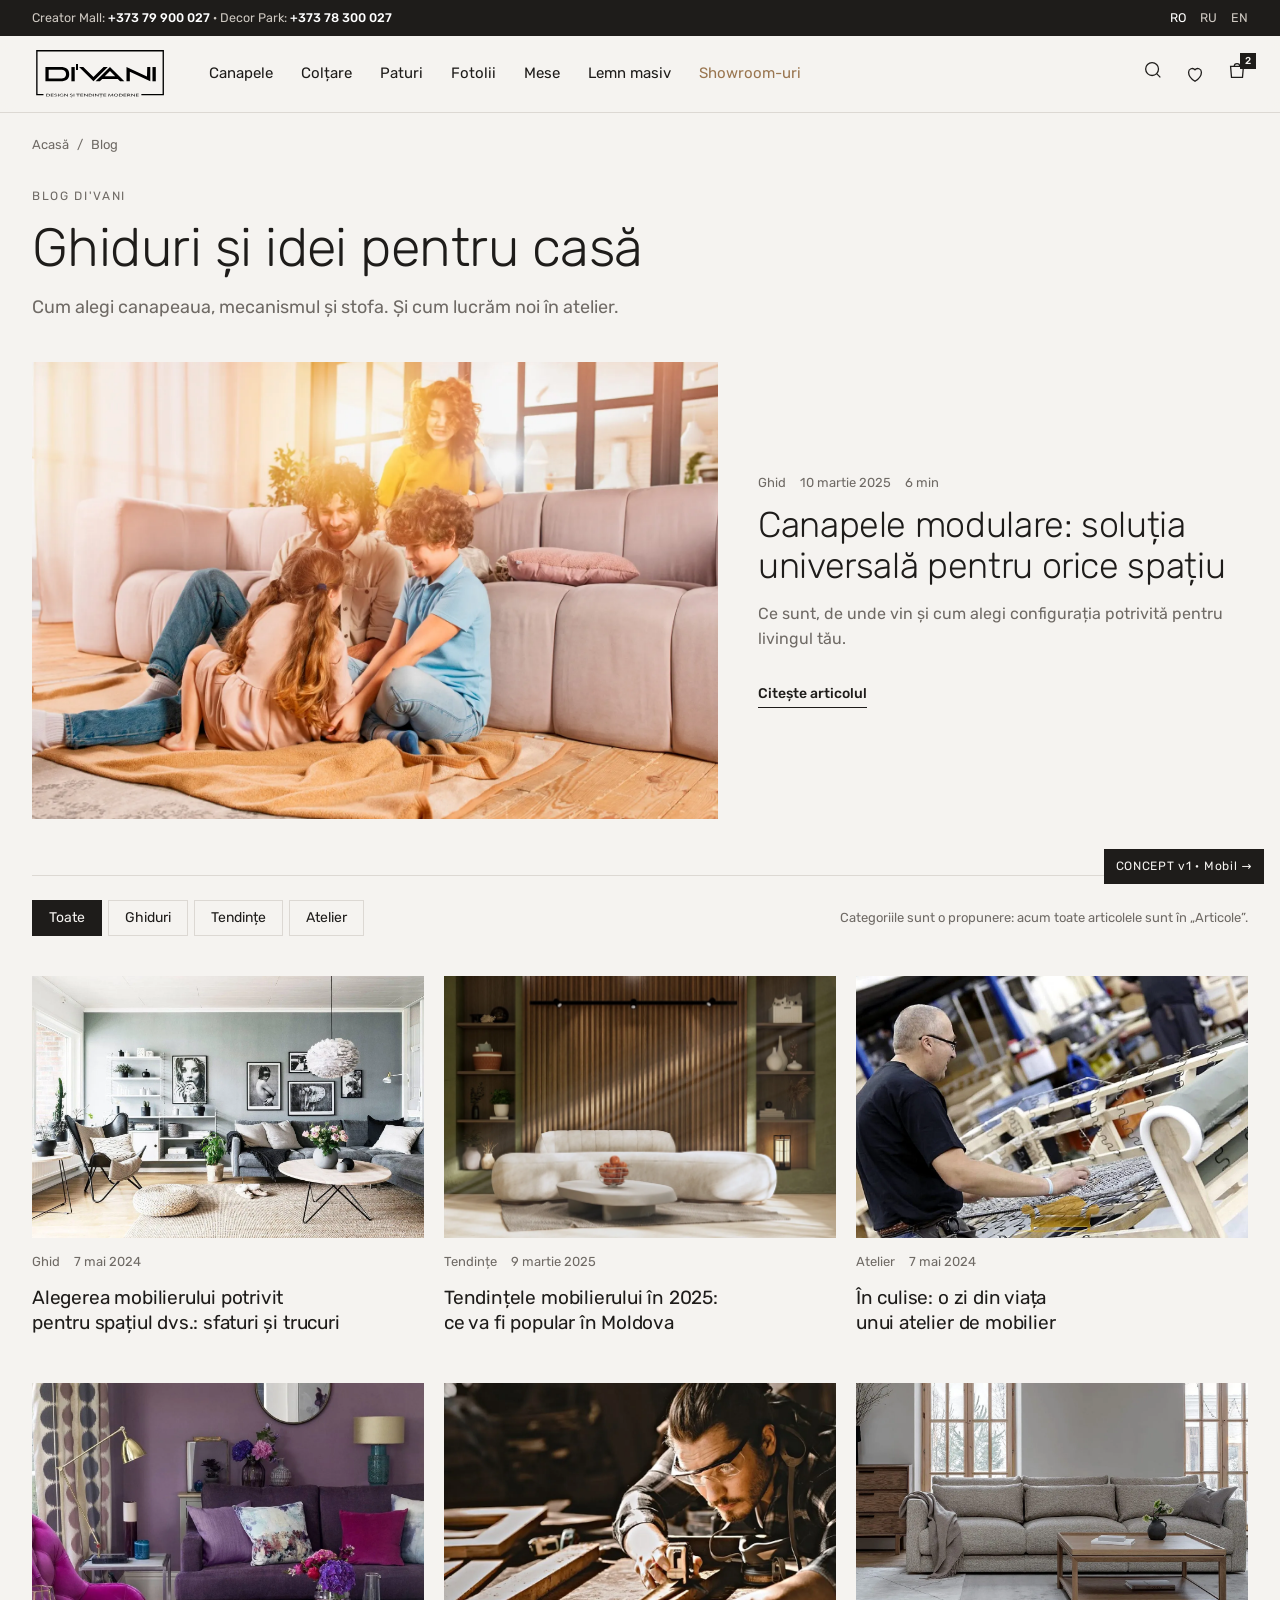
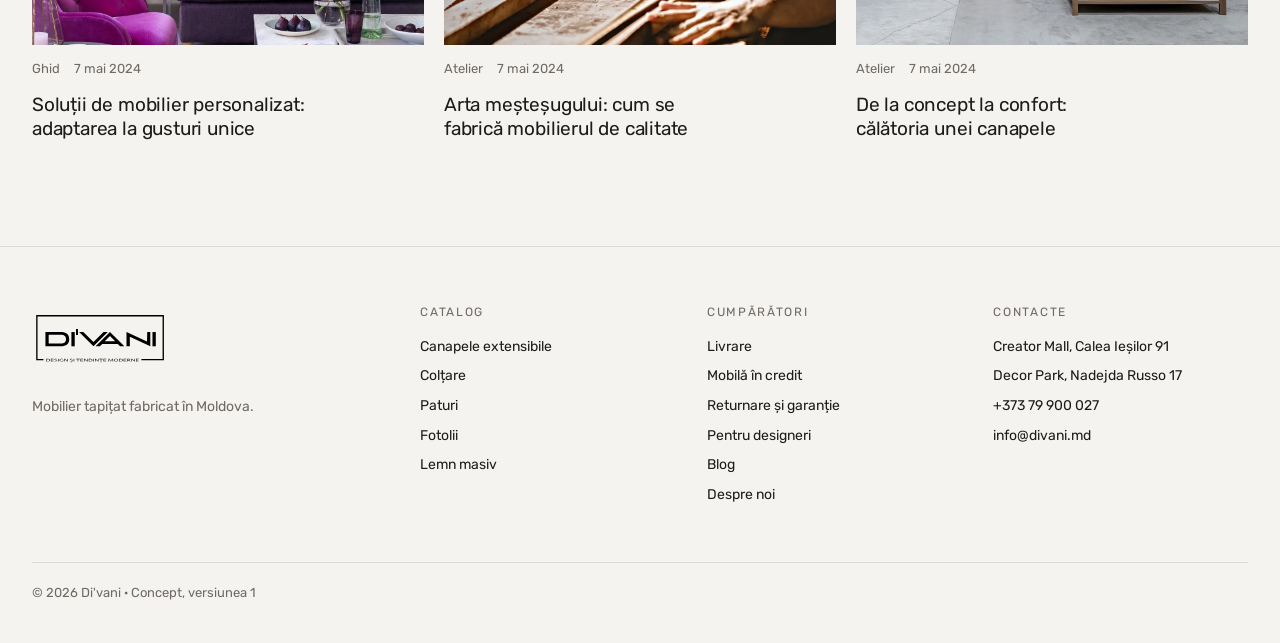
<file: blog.html>
<!DOCTYPE html>
<html lang="ro">
<head>
<meta charset="utf-8">
<meta name="robots" content="noindex, nofollow">
<meta name="viewport" content="width=device-width, initial-scale=1">
<title>Di'vani — concept blog</title>
<link rel="preconnect" href="https://fonts.googleapis.com"><link rel="preconnect" href="https://fonts.gstatic.com" crossorigin>
<link href="https://fonts.googleapis.com/css2?family=Rubik:wght@300;400;500&display=swap" rel="stylesheet">
<link rel="stylesheet" href="css/site.css"><link rel="stylesheet" href="css/pages.css">
<style>
.feat{display:grid;grid-template-columns:1.4fr 1fr;gap:40px;align-items:center}
.feat .im{aspect-ratio:3/2;overflow:hidden;background:var(--tile)}
.feat .im img{width:100%;height:100%;object-fit:cover;transition:transform .5s}
.feat:hover .im img{transform:scale(1.03)}
.feat h2{font-size:clamp(28px,2.8vw,42px);font-weight:300;margin:12px 0 14px}
.meta{font-size:13px;color:var(--muted);display:flex;gap:14px}
.posts{display:grid;grid-template-columns:repeat(3,1fr);gap:40px 20px;margin-top:40px}
.post .im{aspect-ratio:3/2;overflow:hidden;background:var(--tile)}
.post .im img{width:100%;height:100%;object-fit:cover;transition:transform .5s}
.post:hover .im img{transform:scale(1.04)}
.post h3{font-size:19px;font-weight:400;margin:14px 0 8px;line-height:1.3}
.post p{color:var(--muted);font-size:15px;margin:0}
.bar{display:flex;justify-content:space-between;align-items:center;gap:20px;flex-wrap:wrap;margin:56px 0 0;border-top:1px solid var(--line);padding-top:24px}
@media (max-width:1100px){.feat{grid-template-columns:1fr;gap:20px}.posts{grid-template-columns:1fr 1fr}}
@media (max-width:560px){.posts{grid-template-columns:1fr}}
</style>
</head>
<body>
<div id="shell-top"></div>
<main class="wrap">
  <div class="crumbs"><a href="index.html">Acasă</a>/<span>Blog</span></div>
  <div class="page-head">
    <span class="eyebrow">Blog Di'vani</span>
    <h1>Ghiduri și idei pentru casă</h1>
    <p>Cum alegi canapeaua, mecanismul și stofa. Și cum lucrăm noi în atelier.</p>
  </div>

  <a class="feat" href="articol.html">
    <div class="im"><img src="img/b-modulare.webp" alt=""></div>
    <div>
      <div class="meta"><span>Ghid</span><span>10 martie 2025</span><span>6 min</span></div>
      <h2>Canapele modulare: soluția universală pentru orice spațiu</h2>
      <p class="lead">Ce sunt, de unde vin și cum alegi configurația potrivită pentru livingul tău.</p>
      <span class="link" style="margin-top:16px;display:inline-block">Citește articolul</span>
    </div>
  </a>

  <div class="bar">
    <div class="chips" id="chips"><button class="chip on" data-c="all">Toate</button><button class="chip" data-c="Ghid">Ghiduri</button><button class="chip" data-c="Tendințe">Tendințe</button><button class="chip" data-c="Atelier">Atelier</button></div>
    <span class="meta">Categoriile sunt o propunere: acum toate articolele sunt în „Articole”.</span>
  </div>

  <div class="posts" id="posts">
    <a class="post" data-c="Ghid" href="#"><div class="im"><img src="img/b-alegere.webp" alt=""></div><div class="meta" style="margin-top:14px"><span>Ghid</span><span>7 mai 2024</span></div><h3>Alegerea mobilierului potrivit pentru spațiul dvs.: sfaturi și trucuri</h3></a>
    <a class="post" data-c="Tendințe" href="#"><div class="im"><img src="img/b-trend25.webp" alt=""></div><div class="meta" style="margin-top:14px"><span>Tendințe</span><span>9 martie 2025</span></div><h3>Tendințele mobilierului în 2025: ce va fi popular în Moldova</h3></a>
    <a class="post" data-c="Atelier" href="#"><div class="im"><img src="img/b-atelier.webp" alt=""></div><div class="meta" style="margin-top:14px"><span>Atelier</span><span>7 mai 2024</span></div><h3>În culise: o zi din viața unui atelier de mobilier</h3></a>
    <a class="post" data-c="Ghid" href="#"><div class="im"><img src="img/b-personal.webp" alt=""></div><div class="meta" style="margin-top:14px"><span>Ghid</span><span>7 mai 2024</span></div><h3>Soluții de mobilier personalizat: adaptarea la gusturi unice</h3></a>
    <a class="post" data-c="Atelier" href="#"><div class="im"><img src="img/b-mester.webp" alt=""></div><div class="meta" style="margin-top:14px"><span>Atelier</span><span>7 mai 2024</span></div><h3>Arta meșteșugului: cum se fabrică mobilierul de calitate</h3></a>
    <a class="post" data-c="Atelier" href="#"><div class="im"><img src="img/b-concept.webp" alt=""></div><div class="meta" style="margin-top:14px"><span>Atelier</span><span>7 mai 2024</span></div><h3>De la concept la confort: călătoria unei canapele</h3></a>
  </div>
</main>
<div id="shell-foot"></div>
<script src="js/shell.js"></script>
<script>
document.querySelectorAll('#chips .chip').forEach(b=>b.onclick=()=>{document.querySelectorAll('#chips .chip').forEach(x=>x.classList.toggle('on',x===b));document.querySelectorAll('#posts .post').forEach(p=>p.style.display=(b.dataset.c==='all'||p.dataset.c===b.dataset.c)?'':'none');});
</script>
</body>
</html>
</file>
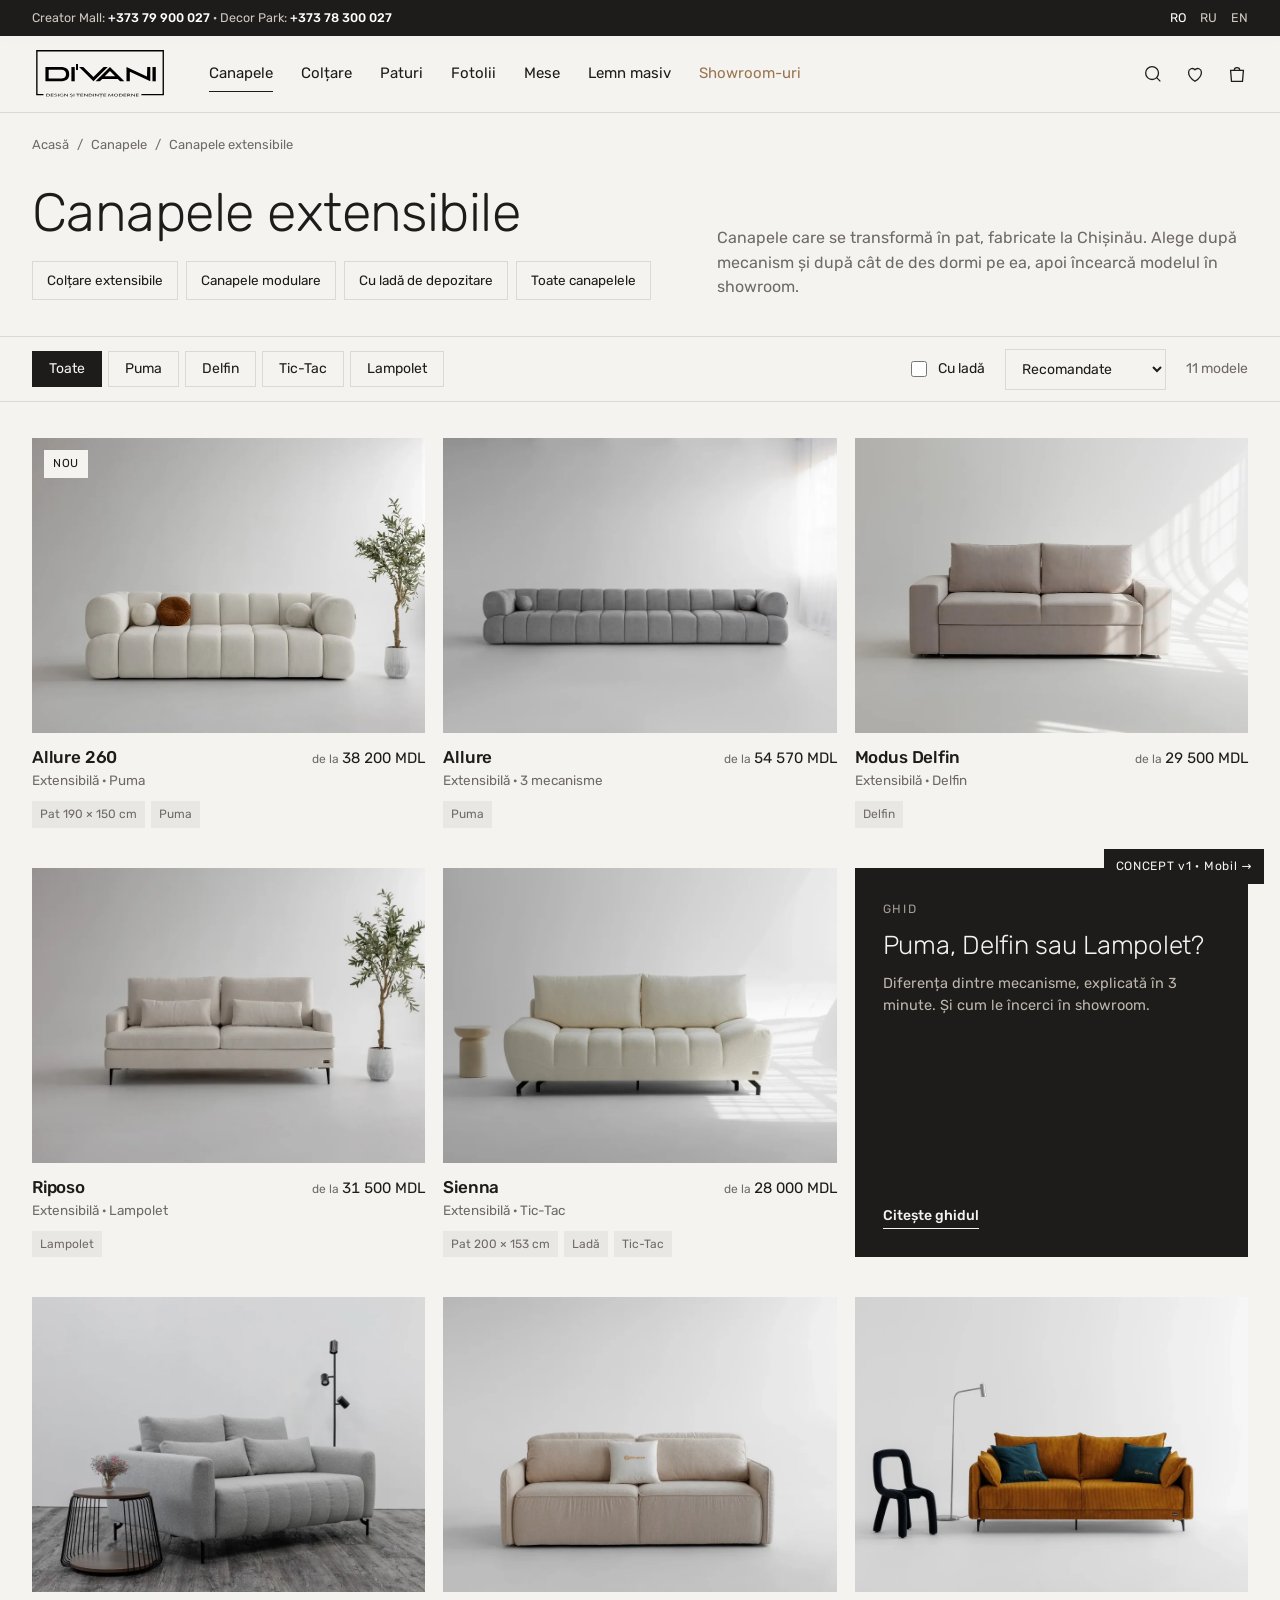
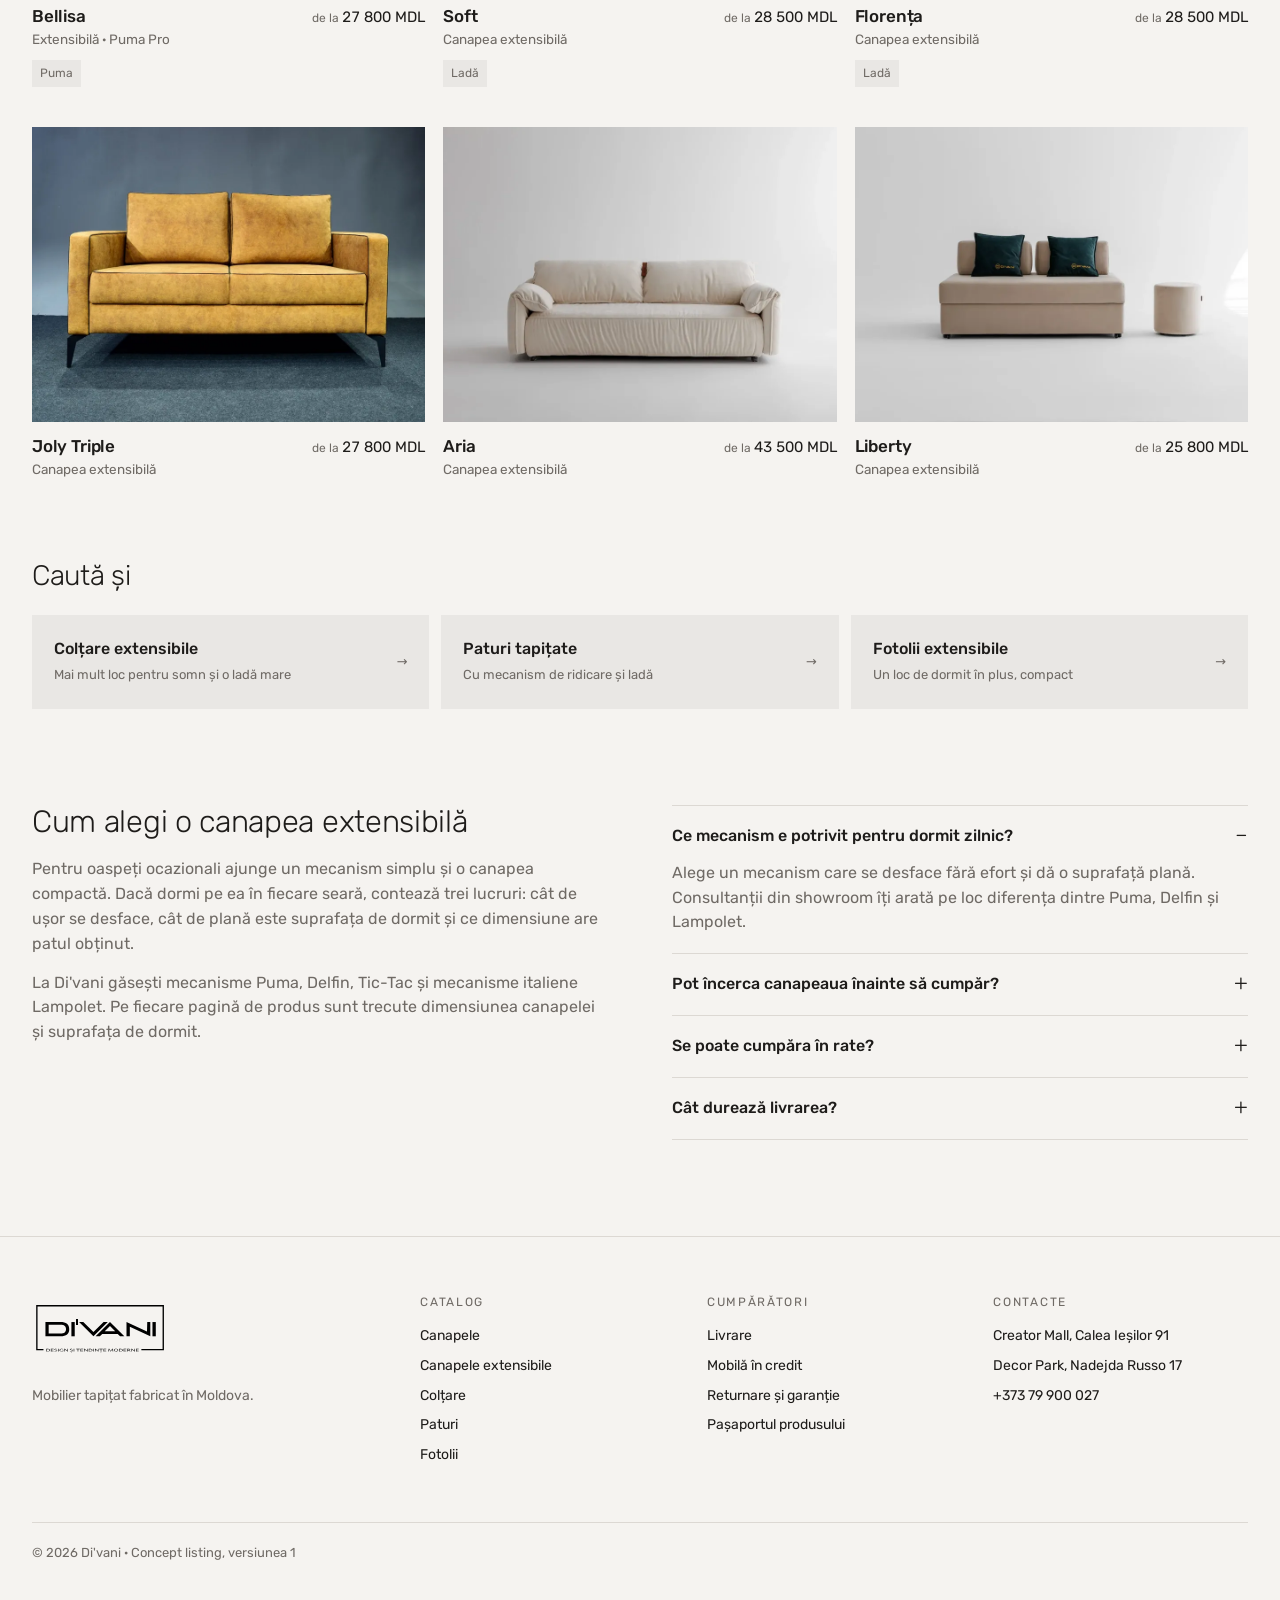
<file: category.html>
<!DOCTYPE html>
<html lang="ro">
<head>
<meta charset="utf-8">
<meta name="robots" content="noindex, nofollow">
<meta name="viewport" content="width=device-width, initial-scale=1">
<title>Di'vani — concept listing</title>
<link rel="preconnect" href="https://fonts.googleapis.com">
<link rel="preconnect" href="https://fonts.gstatic.com" crossorigin>
<link href="https://fonts.googleapis.com/css2?family=Rubik:wght@300;400;500&display=swap" rel="stylesheet">
<link rel="stylesheet" href="css/site.css">
<style>
.cat-head{display:grid;grid-template-columns:1.2fr 1fr;gap:48px;align-items:end;padding:28px 0 36px}
.cat-head h1{font-size:clamp(36px,4.2vw,60px);font-weight:300}
.cat-head p{color:var(--muted);margin:0;max-width:520px}
.subs{display:flex;gap:8px;flex-wrap:wrap;margin-top:18px}
.subs a{font-size:13.5px;border:1px solid var(--line);padding:8px 14px}
.subs a:hover{border-color:var(--ink)}

.toolbar{position:sticky;top:76px;z-index:10;background:var(--bg);border-top:1px solid var(--line);border-bottom:1px solid var(--line)}
.toolbar .wrap{display:flex;align-items:center;gap:20px;min-height:64px;flex-wrap:wrap}
.chips{display:flex;gap:6px;overflow-x:auto;scrollbar-width:none;flex:1;min-width:0}
.chips::-webkit-scrollbar{display:none}
.chip{flex:none;font:400 14px/1 var(--font);padding:10px 16px;border:1px solid var(--line);background:transparent;color:var(--ink);cursor:pointer}
.chip.on{background:var(--ink);color:var(--bg);border-color:var(--ink)}
.chip:hover:not(.on){border-color:var(--ink)}
.chip small{color:inherit;opacity:.6;margin-left:6px}
.tg{display:flex;align-items:center;gap:8px;font-size:14px;cursor:pointer;white-space:nowrap}
.tg input{accent-color:var(--ink);width:16px;height:16px}
.sort{font:400 14px var(--font);border:1px solid var(--line);background:var(--bg);padding:10px 12px;color:var(--ink)}
.count{font-size:14px;color:var(--muted);white-space:nowrap}

.grid{display:grid;grid-template-columns:repeat(3,1fr);gap:40px 18px;padding-top:36px}
.card .spec{display:flex;gap:6px;flex-wrap:wrap;margin-top:10px}
.card .spec span{font-size:12px;background:var(--tile);padding:4px 8px;color:var(--muted)}
.promo{grid-column:span 1;background:var(--ink);color:var(--bg);display:flex;flex-direction:column;justify-content:space-between;padding:28px;min-height:100%}
.promo h3{font-size:26px;font-weight:300}
.promo p{color:#bdb6ae;font-size:14.5px;margin:12px 0 0}
.promo .link{color:var(--bg);align-self:flex-start}
.empty{grid-column:1/-1;padding:48px;text-align:center;background:var(--tile);color:var(--muted)}

.seo{display:grid;grid-template-columns:1fr 1fr;gap:64px;padding-top:96px}
.seo h2{font-size:clamp(26px,2.4vw,36px);font-weight:300;margin-bottom:18px}
.seo p{color:var(--muted);margin:0 0 14px;max-width:62ch}
.faq details{border-top:1px solid var(--line);padding:18px 0}
.faq details:last-child{border-bottom:1px solid var(--line)}
.faq summary{cursor:pointer;font-weight:500;list-style:none;display:flex;justify-content:space-between;gap:16px}
.faq summary::after{content:"+";font-weight:300;font-size:22px;line-height:1}
.faq details[open] summary::after{content:"–"}
.faq details p{margin:12px 0 0;color:var(--muted)}

.related{padding-top:80px}
.related h2{font-size:clamp(24px,2.2vw,32px);font-weight:300;margin-bottom:24px}
.rel{display:grid;grid-template-columns:repeat(3,1fr);gap:12px}
.rel a{background:var(--tile);padding:22px;display:flex;justify-content:space-between;align-items:center;gap:12px}
.rel a:hover{background:#e2dfdb}
.rel b{font-weight:500}
.rel span{font-size:13px;color:var(--muted)}

@media (max-width:1100px){
  .toolbar{top:64px}
  .cat-head,.seo{grid-template-columns:1fr;gap:20px}
  .grid{grid-template-columns:repeat(2,1fr)}
  .rel{grid-template-columns:1fr}
}
@media (max-width:560px){
  .toolbar .wrap{gap:10px;padding-top:10px;padding-bottom:10px}
  .chips{flex-basis:100%;order:-1}
  .sort{margin-left:auto}
  .grid{grid-template-columns:1fr 1fr;gap:28px 10px;padding-top:24px}
  .card .spec{display:none}
  .promo{grid-column:1/-1;min-height:220px}
  .seo{padding-top:64px}
}
</style>
</head>
<body>

<div class="topbar"><div class="wrap">
  <span><span class="sr">Creator Mall: </span><b>+373 79 900 027</b> · <span class="sr">Decor Park: </span><b>+373 78 300 027</b></span>
  <span class="langs"><a class="on" href="#">RO</a><a href="#">RU</a><a href="#">EN</a></span>
</div></div>
<header><div class="wrap">
  <button class="burger" aria-label="Meniu"><svg viewBox="0 0 24 24"><path d="M3 7h18M3 12h18M3 17h18"/></svg></button>
  <a class="logo" href="index.html" aria-label="Di'vani"><img src="img/logo.svg" alt="Di'vani"></a>
  <nav class="main" aria-label="Catalog">
    <a class="on" href="category.html">Canapele</a><a href="#">Colțare</a><a href="#">Paturi</a><a href="#">Fotolii</a><a href="#">Mese</a><a href="lemn-masiv.html">Lemn masiv</a><a class="hl" href="showroom.html">Showroom-uri</a>
  </nav>
  <div class="icons">
    <svg viewBox="0 0 24 24" aria-label="Căutare"><circle cx="11" cy="11" r="7"/><path d="M20 20l-4-4"/></svg>
    <svg class="opt" viewBox="0 0 24 24" aria-label="Favorite"><path d="M12 20s-7-4.5-7-10a4 4 0 0 1 7-2.6A4 4 0 0 1 19 10c0 5.5-7 10-7 10z"/></svg>
    <svg viewBox="0 0 24 24" aria-label="Coș"><path d="M5 8h14l-1 12H6z"/><path d="M9 8a3 3 0 0 1 6 0"/></svg>
  </div>
</div></header>

<main>
  <div class="wrap">
    <div class="crumbs"><a href="index.html">Acasă</a>/<a href="#">Canapele</a>/<span>Canapele extensibile</span></div>
    <div class="cat-head">
      <div>
        <h1>Canapele extensibile</h1>
        <div class="subs"><a href="#">Colțare extensibile</a><a href="#">Canapele modulare</a><a href="#">Cu ladă de depozitare</a><a href="#">Toate canapelele</a></div>
      </div>
      <p>Canapele care se transformă în pat, fabricate la Chișinău. Alege după mecanism și după cât de des dormi pe ea, apoi încearcă modelul în showroom.</p>
    </div>
  </div>

  <div class="toolbar"><div class="wrap">
    <div class="chips" role="group" aria-label="Mecanism">
      <button class="chip on" data-m="all">Toate</button>
      <button class="chip" data-m="Puma">Puma</button>
      <button class="chip" data-m="Delfin">Delfin</button>
      <button class="chip" data-m="Tic-Tac">Tic-Tac</button>
      <button class="chip" data-m="Lampolet">Lampolet</button>
    </div>
    <label class="tg" for="box"><input id="box" type="checkbox"> Cu ladă</label>
    <select id="sort" class="sort" aria-label="Sortare">
      <option value="pop">Recomandate</option>
      <option value="asc">Preț crescător</option>
      <option value="desc">Preț descrescător</option>
    </select>
    <span class="count" id="count"></span>
  </div></div>

  <div class="wrap">
    <div class="grid" id="grid"></div>

    <div class="related">
      <h2>Caută și</h2>
      <div class="rel">
        <a href="#"><div><b>Colțare extensibile</b><br><span>Mai mult loc pentru somn și o ladă mare</span></div><span>→</span></a>
        <a href="#"><div><b>Paturi tapițate</b><br><span>Cu mecanism de ridicare și ladă</span></div><span>→</span></a>
        <a href="#"><div><b>Fotolii extensibile</b><br><span>Un loc de dormit în plus, compact</span></div><span>→</span></a>
      </div>
    </div>

    <div class="seo">
      <div>
        <h2>Cum alegi o canapea extensibilă</h2>
        <p>Pentru oaspeți ocazionali ajunge un mecanism simplu și o canapea compactă. Dacă dormi pe ea în fiecare seară, contează trei lucruri: cât de ușor se desface, cât de plană este suprafața de dormit și ce dimensiune are patul obținut.</p>
        <p>La Di'vani găsești mecanisme Puma, Delfin, Tic-Tac și mecanisme italiene Lampolet. Pe fiecare pagină de produs sunt trecute dimensiunea canapelei și suprafața de dormit.</p>
      </div>
      <div class="faq">
        <details open><summary>Ce mecanism e potrivit pentru dormit zilnic?</summary><p>Alege un mecanism care se desface fără efort și dă o suprafață plană. Consultanții din showroom îți arată pe loc diferența dintre Puma, Delfin și Lampolet.</p></details>
        <details><summary>Pot încerca canapeaua înainte să cumpăr?</summary><p>Da. Modelele sunt expuse în showroom-urile din Creator Mall și Decor Park.</p></details>
        <details><summary>Se poate cumpăra în rate?</summary><p>Da, vezi condițiile pe pagina Mobilă în credit.</p></details>
        <details><summary>Cât durează livrarea?</summary><p>Termenul depinde de model și tapițerie. Detaliile sunt pe pagina Livrare.</p></details>
      </div>
    </div>
  </div>
</main>

<footer><div class="wrap">
  <div><a class="logo" href="index.html" style="display:inline-block"><img src="img/logo.svg" alt="Di'vani"></a><p style="color:var(--muted);max-width:300px">Mobilier tapițat fabricat în Moldova.</p></div>
  <div><h4>Catalog</h4><ul><li>Canapele</li><li>Canapele extensibile</li><li>Colțare</li><li>Paturi</li><li>Fotolii</li></ul></div>
  <div><h4>Cumpărători</h4><ul><li><a href="livrare.html#livrare">Livrare</a></li><li><a href="livrare.html#credit">Mobilă în credit</a></li><li><a href="livrare.html#garantie">Returnare și garanție</a></li><li>Pașaportul produsului</li></ul></div>
  <div><h4>Contacte</h4><ul><li>Creator Mall, Calea Ieșilor 91</li><li>Decor Park, Nadejda Russo 17</li><li>+373 79 900 027</li></ul></div>
  <div class="copy">© 2026 Di'vani · Concept listing, versiunea 1</div>
</div></footer>
<a class="concept-tag" href="mobile.html">CONCEPT v1 · Mobil →</a>

<script>
const P=[
 {n:"Allure 260",m:"Puma",p:38200,img:"p-allure",bed:"190 × 150 cm",nw:1,url:"product.html"},
 {n:"Allure",m:"Puma",p:54570,img:"e-allure3",note:"3 mecanisme"},
 {n:"Modus Delfin",m:"Delfin",p:29500,img:"p-delfin"},
 {n:"Riposo",m:"Lampolet",p:31500,img:"e-riposo"},
 {n:"Sienna",m:"Tic-Tac",p:28000,img:"e-sienna",bed:"200 × 153 cm",box:1},
 {n:"Bellisa",m:"Puma",p:27800,img:"e-bellisa",note:"Puma Pro"},
 {n:"Soft",m:"",p:28500,img:"e-soft",box:1},
 {n:"Florența",m:"",p:28500,img:"e-florenta",box:1},
 {n:"Joly Triple",m:"",p:27800,img:"e-joly"},
 {n:"Aria",m:"",p:43500,img:"e-aria"},
 {n:"Liberty",m:"",p:25800,img:"e-liberty"}
];
const fmt=n=>n.toLocaleString('ro-RO').replace(/\./g,' ');
let mech="all";
const g=document.getElementById('grid'),box=document.getElementById('box'),sort=document.getElementById('sort'),cnt=document.getElementById('count');
function card(x){
  const type=x.m?`Extensibilă · ${x.note||x.m}`:(x.note||"Canapea extensibilă");
  const spec=[x.bed&&`Pat ${x.bed}`,x.box&&"Ladă",x.m&&x.m].filter(Boolean).map(s=>`<span>${s}</span>`).join('');
  return `<a class="card" href="${x.url||'product.html'}"><div class="ph"><img src="img/${x.img}.webp" alt="Canapea ${x.n}" loading="lazy">${x.nw?'<span class="badge">Nou</span>':''}</div>
  <div class="meta"><div><h3>${x.n}</h3><div class="type">${type}</div></div><div class="price"><small>de la </small>${fmt(x.p)} MDL</div></div>
  ${spec?`<div class="spec">${spec}</div>`:''}</a>`;
}
const promo=`<a class="promo" href="#"><div><span class="eyebrow" style="color:#a39d96">Ghid</span><h3 style="margin-top:10px">Puma, Delfin sau Lampolet?</h3><p>Diferența dintre mecanisme, explicată în 3 minute. Și cum le încerci în showroom.</p></div><span class="link">Citește ghidul</span></a>`;
function render(){
  let L=P.filter(x=>(mech==="all"||x.m===mech)&&(!box.checked||x.box));
  if(sort.value==="asc")L=[...L].sort((a,b)=>a.p-b.p);
  if(sort.value==="desc")L=[...L].sort((a,b)=>b.p-a.p);
  const cards=L.map(card);
  if(cards.length>5)cards.splice(5,0,promo);
  g.innerHTML=cards.length?cards.join(''):'<div class="empty">Niciun model cu aceste filtre. <a class="link" href="#" id="reset">Resetează filtrele</a></div>';
  cnt.textContent=L.length+(L.length===1?" model":" modele");
  const r=document.getElementById('reset');if(r)r.onclick=e=>{e.preventDefault();mech="all";box.checked=false;sync();render();};
}
function sync(){document.querySelectorAll('.chip').forEach(c=>c.classList.toggle('on',c.dataset.m===mech));}
document.querySelectorAll('.chip').forEach(c=>c.onclick=()=>{mech=c.dataset.m;sync();render();});
box.onchange=render;sort.onchange=render;
render();
</script>
</body>
</html>
</file>
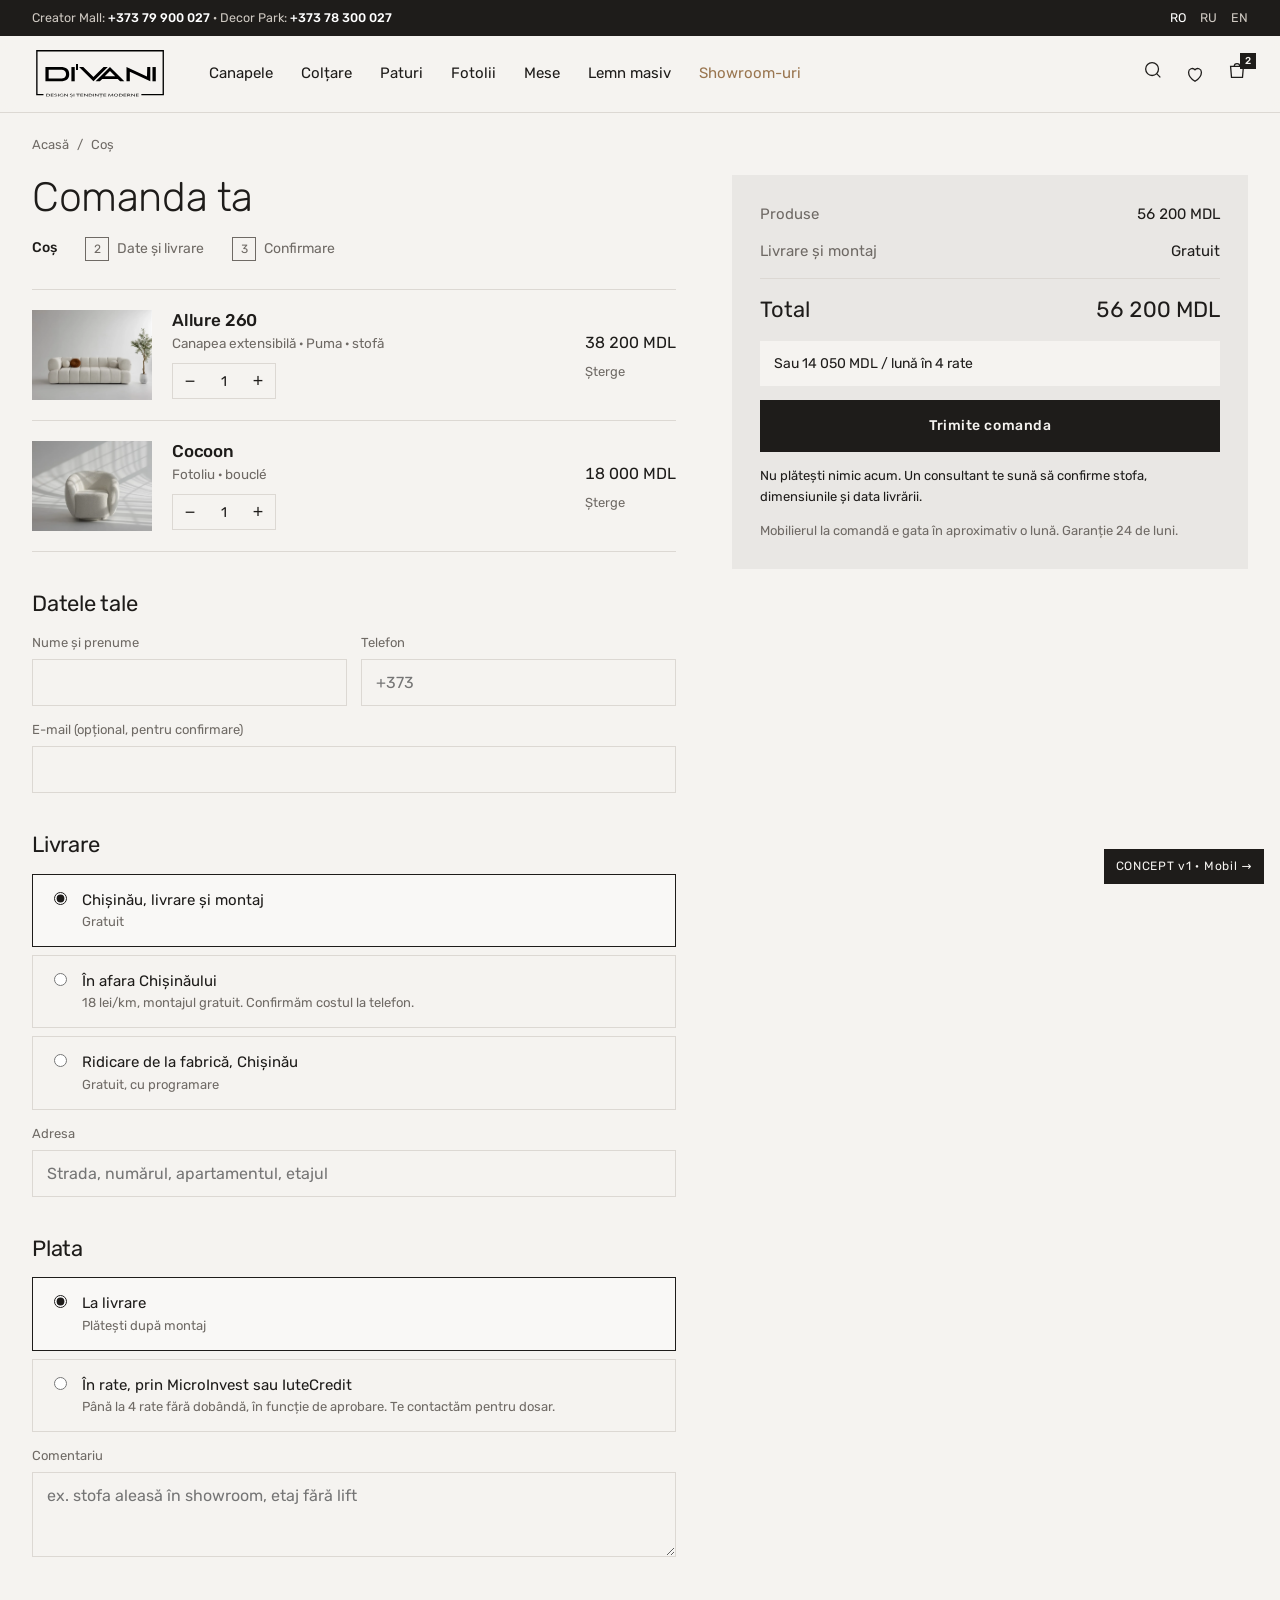
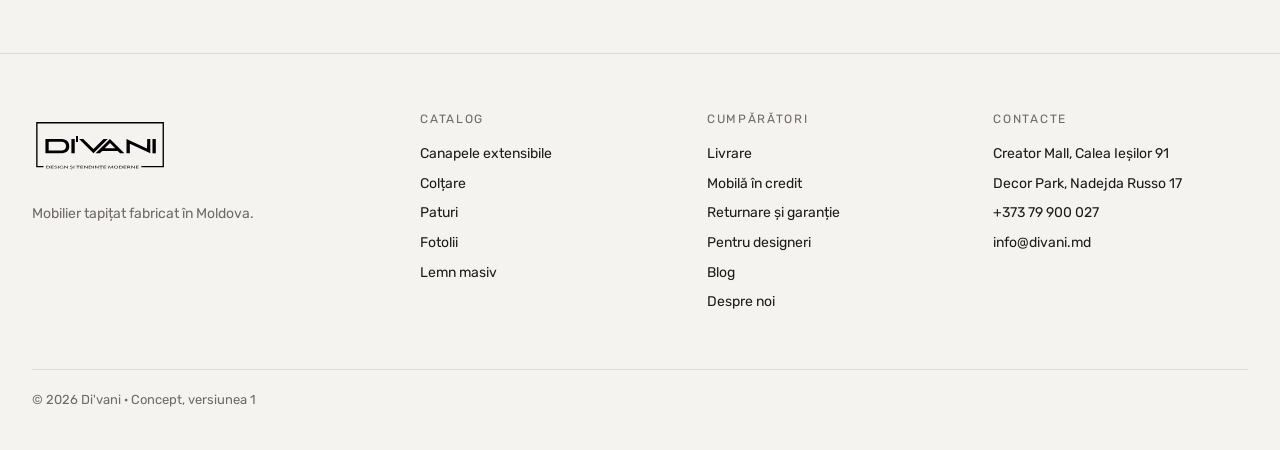
<file: cos.html>
<!DOCTYPE html>
<html lang="ro">
<head>
<meta charset="utf-8">
<meta name="robots" content="noindex, nofollow">
<meta name="viewport" content="width=device-width, initial-scale=1">
<title>Di'vani — concept coș și comandă</title>
<link rel="preconnect" href="https://fonts.googleapis.com"><link rel="preconnect" href="https://fonts.gstatic.com" crossorigin>
<link href="https://fonts.googleapis.com/css2?family=Rubik:wght@300;400;500&display=swap" rel="stylesheet">
<link rel="stylesheet" href="css/site.css"><link rel="stylesheet" href="css/pages.css">
<style>
.stepper{display:flex;gap:28px;font-size:14px;color:var(--muted);margin:8px 0 28px;flex-wrap:wrap}
.stepper b{color:var(--ink);font-weight:500}
.stepper span::before{content:attr(data-n);display:inline-grid;place-items:center;width:22px;height:22px;border:1px solid currentColor;margin-right:8px;font-size:12px}
.stepper b::before{background:var(--ink);color:var(--bg);border-color:var(--ink)}
.co{display:grid;grid-template-columns:1.25fr 1fr;gap:56px;align-items:start}
.co h1{font-size:clamp(32px,3.2vw,46px);font-weight:300}
.co h2{font-size:22px;font-weight:400;margin:40px 0 16px}
.items{border-top:1px solid var(--line);margin-top:20px}
.it{display:grid;grid-template-columns:120px 1fr auto;gap:20px;padding:20px 0;border-bottom:1px solid var(--line);align-items:center}
.it .im{aspect-ratio:4/3;background:var(--tile);overflow:hidden}
.it .im img{width:100%;height:100%;object-fit:cover}
.it h3{font-size:17px;font-weight:500}
.it .v{font-size:13.5px;color:var(--muted);margin-top:3px}
.qty{display:inline-flex;border:1px solid var(--line);margin-top:10px}
.qty button{width:34px;height:34px;border:0;background:none;font-size:18px;cursor:pointer;color:var(--ink)}
.qty span{width:34px;display:grid;place-items:center;font-size:14px}
.it .pr{text-align:right;font-variant-numeric:tabular-nums}
.it .rm{display:block;font-size:13px;color:var(--muted);margin-top:8px;background:none;border:0;cursor:pointer;padding:0;font-family:var(--font)}
.sum{position:sticky;top:100px;background:var(--tile);padding:28px;display:grid;gap:14px}
.sum .row{display:flex;justify-content:space-between;font-size:15px;font-variant-numeric:tabular-nums}
.sum .row span:first-child{color:var(--muted)}
.sum .tot{border-top:1px solid var(--line);padding-top:14px;font-size:22px}
.sum .tot span:first-child{color:var(--ink)}
.sum .note{font-size:13px;color:var(--muted)}
.sum .rate{background:var(--bg);padding:12px 14px;font-size:14px}
@media (max-width:1100px){.co{grid-template-columns:1fr;gap:32px}.sum{position:static}}
@media (max-width:560px){.it{grid-template-columns:88px 1fr;gap:14px}.it .pr{grid-column:2;text-align:left;display:flex;justify-content:space-between;align-items:center}.it .rm{margin:0}}
</style>
</head>
<body>
<div id="shell-top"></div>
<main class="wrap">
  <div class="crumbs"><a href="index.html">Acasă</a>/<span>Coș</span></div>
  <div class="co" style="margin-top:20px">
    <div>
      <h1>Comanda ta</h1>
      <div class="stepper" style="margin-top:16px"><b data-n="1">Coș</b><span data-n="2">Date și livrare</span><span data-n="3">Confirmare</span></div>

      <div class="items" id="items"></div>

      <form id="f">
        <h2>Datele tale</h2>
        <div class="form">
          <div class="two">
            <label class="field" for="n">Nume și prenume<input id="n" required autocomplete="name"></label>
            <label class="field" for="t">Telefon<input id="t" type="tel" required autocomplete="tel" placeholder="+373"></label>
          </div>
          <label class="field" for="e">E-mail (opțional, pentru confirmare)<input id="e" type="email" autocomplete="email"></label>
        </div>

        <h2>Livrare</h2>
        <div class="opt-row" id="ship">
          <label><input type="radio" name="s" value="0" checked><span>Chișinău, livrare și montaj<small>Gratuit</small></span></label>
          <label><input type="radio" name="s" value="km"><span>În afara Chișinăului<small>18 lei/km, montajul gratuit. Confirmăm costul la telefon.</small></span></label>
          <label><input type="radio" name="s" value="0"><span>Ridicare de la fabrică, Chișinău<small>Gratuit, cu programare</small></span></label>
        </div>
        <div class="form" style="margin-top:14px">
          <label class="field" for="a">Adresa<input id="a" autocomplete="street-address" placeholder="Strada, numărul, apartamentul, etajul"></label>
        </div>

        <h2>Plata</h2>
        <div class="opt-row">
          <label><input type="radio" name="p" checked><span>La livrare<small>Plătești după montaj</small></span></label>
          <label><input type="radio" name="p"><span>În rate, prin MicroInvest sau IuteCredit<small>Până la 4 rate fără dobândă, în funcție de aprobare. Te contactăm pentru dosar.</small></span></label>
        </div>
        <label class="field" for="c" style="margin-top:14px">Comentariu<textarea id="c" rows="3" placeholder="ex. stofa aleasă în showroom, etaj fără lift"></textarea></label>
      </form>
    </div>

    <aside class="sum">
      <div class="row"><span>Produse</span><span id="sub"></span></div>
      <div class="row"><span>Livrare și montaj</span><span id="sh">Gratuit</span></div>
      <div class="row tot"><span>Total</span><span id="tot"></span></div>
      <div class="rate" id="rate"></div>
      <button class="btn" form="f" type="submit">Trimite comanda</button>
      <div class="note" style="color:var(--ink)">Nu plătești nimic acum. Un consultant te sună să confirme stofa, dimensiunile și data livrării.</div>
      <div class="ok" id="ok">Mulțumim! Un consultant te sună pentru confirmare. (Demo: în site, checkout-ul WooCommerce.)</div>
      <div class="note">Mobilierul la comandă e gata în aproximativ o lună. Garanție 24 de luni.</div>
    </aside>
  </div>
</main>
<div id="shell-foot"></div>
<script src="js/shell.js"></script>
<script>
const C=[{n:"Allure 260",v:"Canapea extensibilă · Puma · stofă",p:38200,q:1,img:"p-allure"},{n:"Cocoon",v:"Fotoliu · bouclé",p:18000,q:1,img:"p-cocoon"}];
const f=n=>n.toLocaleString('ro-RO').replace(/\./g,' ')+' MDL';
function draw(){
  document.getElementById('items').innerHTML=C.map((x,i)=>`<div class="it"><div class="im"><img src="img/${x.img}.webp" alt=""></div><div><h3>${x.n}</h3><div class="v">${x.v}</div><div class="qty"><button aria-label="Mai puțin" data-i="${i}" data-d="-1">−</button><span>${x.q}</span><button aria-label="Mai mult" data-i="${i}" data-d="1">+</button></div></div><div class="pr">${f(x.p*x.q)}<button class="rm" data-r="${i}">Șterge</button></div></div>`).join('')||'<p style="padding:20px 0;color:var(--muted)">Coșul e gol.</p>';
  const s=C.reduce((a,x)=>a+x.p*x.q,0);
  document.getElementById('sub').textContent=f(s);document.getElementById('tot').textContent=f(s);
  document.getElementById('rate').textContent=s?`Sau ${f(Math.ceil(s/4))} / lună în 4 rate`:'';
  const ci=document.querySelector('.cartlink i');if(ci)ci.textContent=C.reduce((a,x)=>a+x.q,0);
}
document.getElementById('items').addEventListener('click',e=>{const b=e.target.closest('button');if(!b)return;if(b.dataset.r!==undefined){C.splice(+b.dataset.r,1);}else{const x=C[+b.dataset.i];x.q=Math.max(1,x.q+ +b.dataset.d);}draw();});
document.getElementById('ship').addEventListener('change',e=>{document.getElementById('sh').textContent=e.target.value==='km'?'18 lei/km':'Gratuit';});
document.getElementById('f').addEventListener('submit',e=>{e.preventDefault();document.getElementById('ok').classList.add('show');});
draw();
</script>
</body>
</html>
</file>
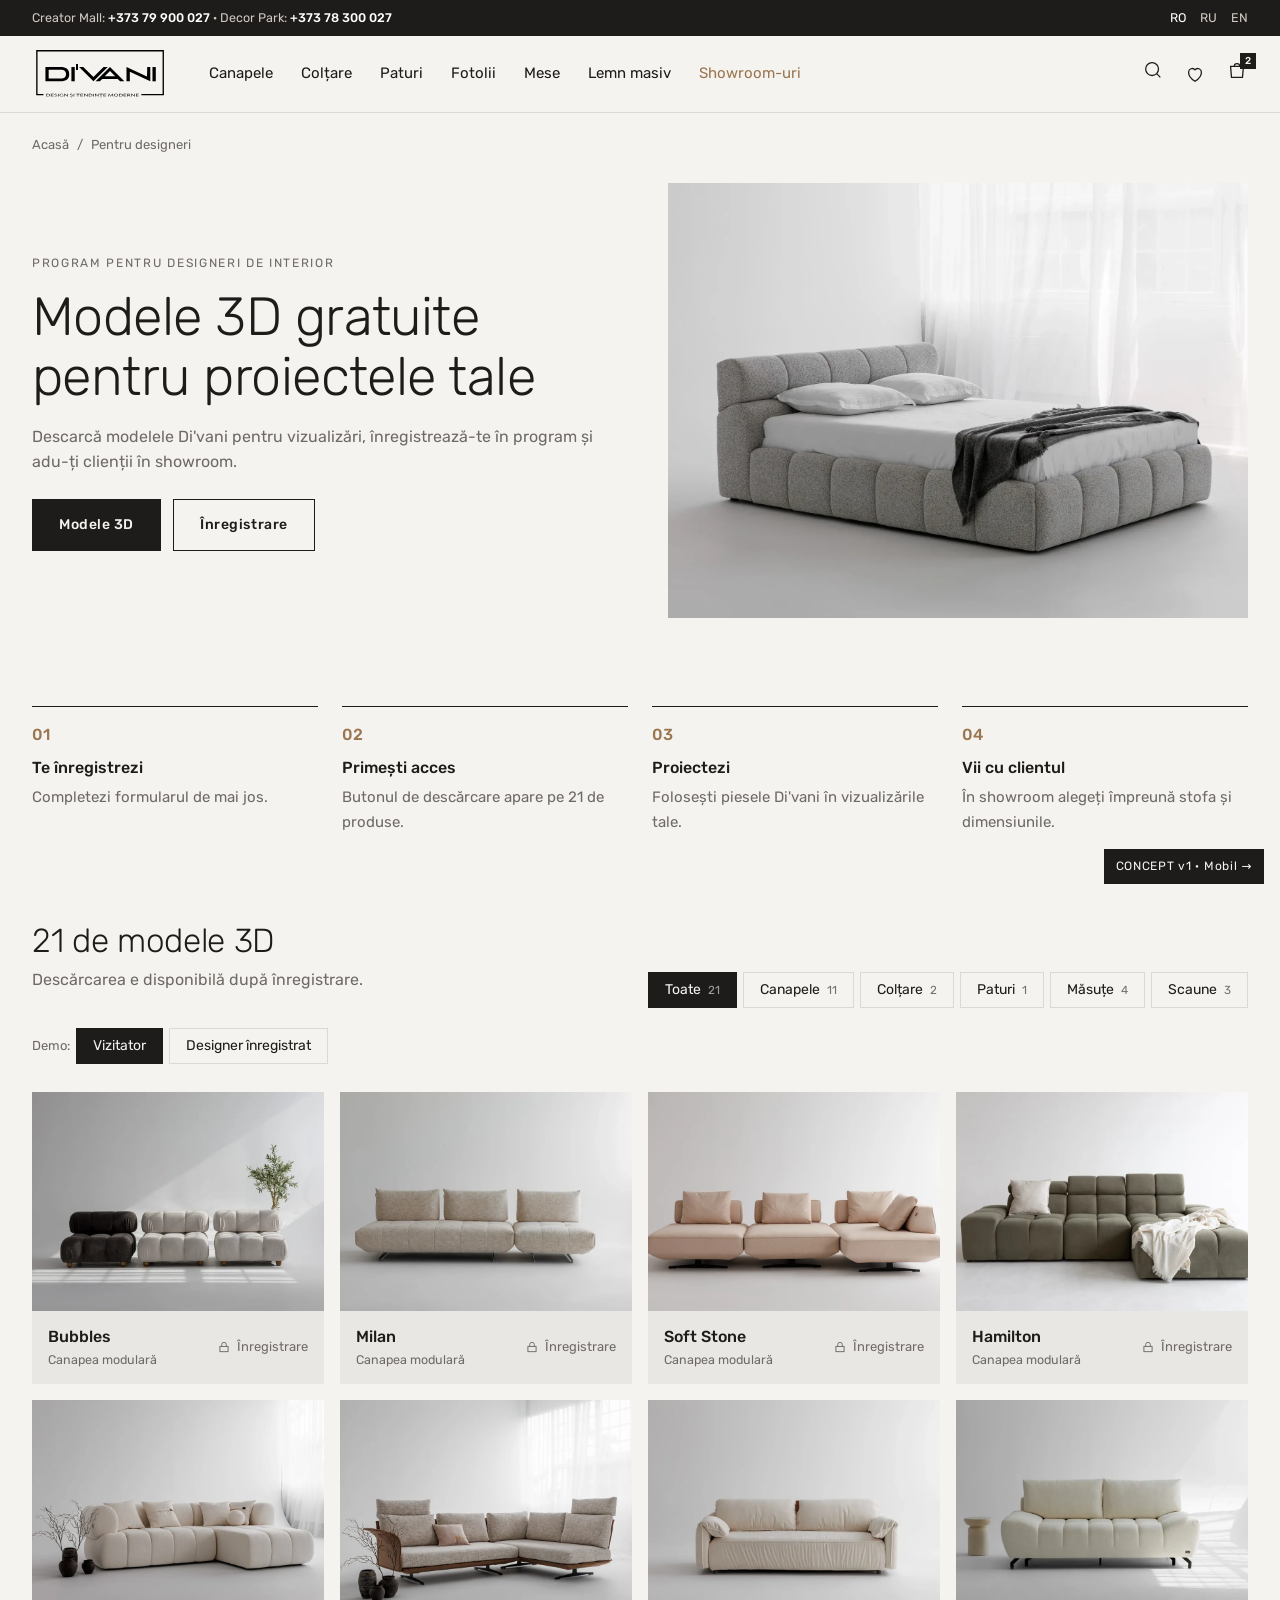
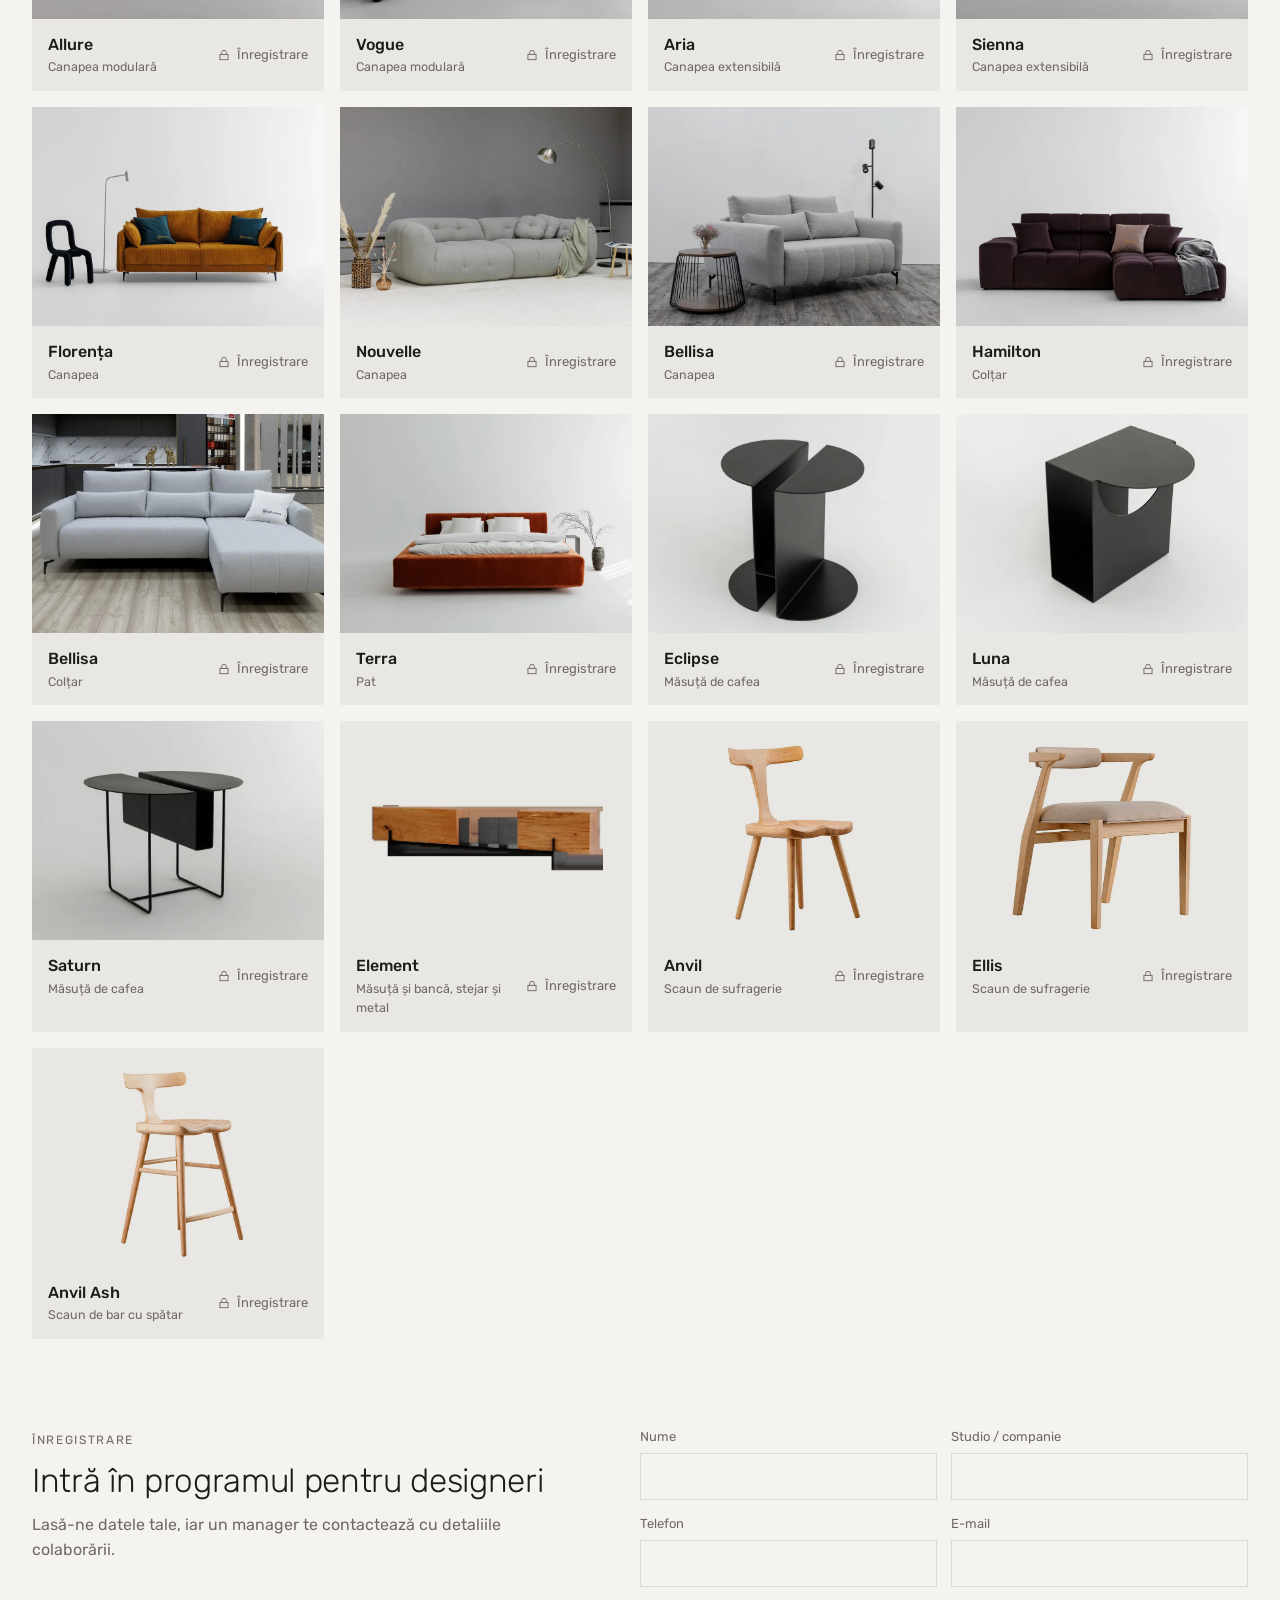
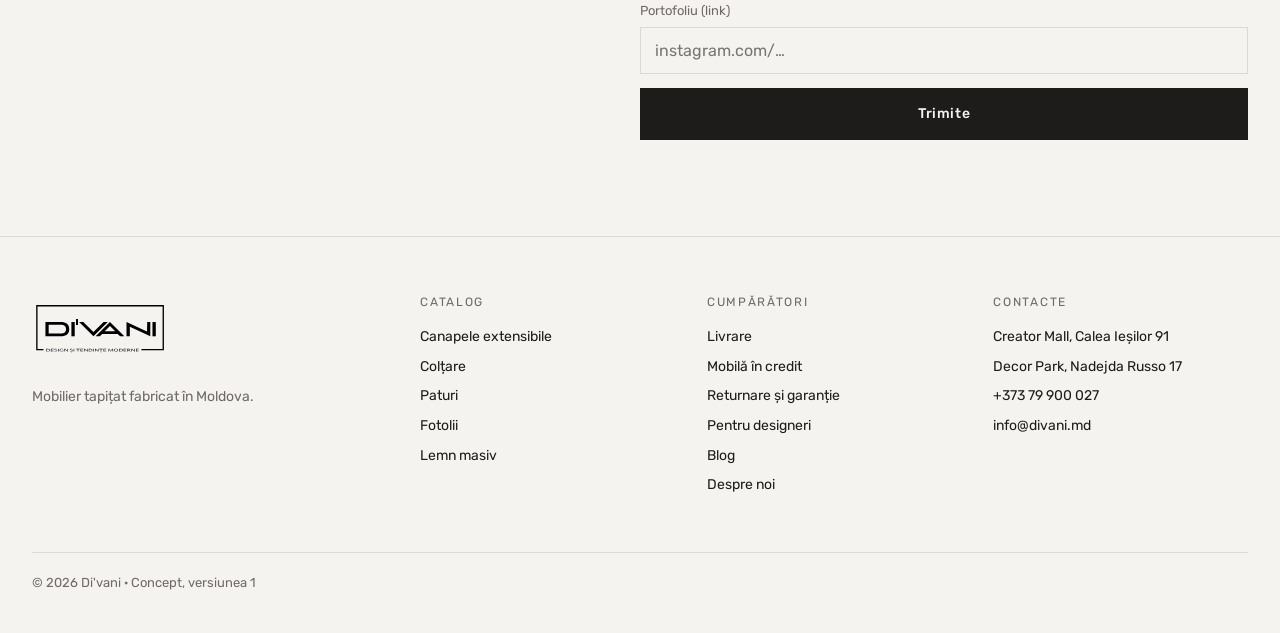
<file: designeri.html>
<!DOCTYPE html>
<html lang="ro">
<head>
<meta charset="utf-8">
<meta name="robots" content="noindex, nofollow">
<meta name="viewport" content="width=device-width, initial-scale=1">
<title>Di'vani — concept designeri</title>
<link rel="preconnect" href="https://fonts.googleapis.com"><link rel="preconnect" href="https://fonts.gstatic.com" crossorigin>
<link href="https://fonts.googleapis.com/css2?family=Rubik:wght@300;400;500&display=swap" rel="stylesheet">
<link rel="stylesheet" href="css/site.css"><link rel="stylesheet" href="css/pages.css">
<style>
.dh{display:grid;grid-template-columns:1fr 1fr;gap:56px;align-items:center;padding:28px 0 0}
.dh h1{font-size:clamp(36px,4.2vw,60px);font-weight:300;margin:12px 0 18px}
.dh .ph-cover{aspect-ratio:4/3}
.models{display:grid;grid-template-columns:repeat(4,1fr);gap:16px;margin-top:28px}
.mdl{background:var(--tile)}
.mdl .im{aspect-ratio:4/3;overflow:hidden}
.mdl .im img{width:100%;height:100%;object-fit:cover}
.mdl .b{padding:14px 16px;display:flex;justify-content:space-between;align-items:center;gap:10px}
.mdl b{font-weight:500}
.mdl .dl{font-size:13px;font-weight:500;border-bottom:1px solid currentColor}
.who{display:flex;gap:6px;align-items:center;margin-top:20px;font-size:13px;color:var(--muted)}
.mdl .im.cut img{width:80%;height:86%}
.mdl .lock{font-size:13px;color:var(--muted);display:flex;gap:6px;align-items:center}
.mdl .lock svg{width:14px;height:14px;stroke:currentColor;fill:none;stroke-width:1.6}
.mdl .t{font-size:12.5px;color:var(--muted);display:block}
.chip small{opacity:.6;margin-left:4px}
.reg{display:grid;grid-template-columns:1fr 1.1fr;gap:56px;align-items:start}
@media (max-width:1100px){.dh,.reg{grid-template-columns:1fr;gap:28px}.models{grid-template-columns:1fr 1fr}}
</style>
</head>
<body>
<div id="shell-top"></div>
<main class="wrap">
  <div class="crumbs"><a href="index.html">Acasă</a>/<span>Pentru designeri</span></div>
  <div class="dh">
    <div>
      <span class="eyebrow">Program pentru designeri de interior</span>
      <h1>Modele 3D gratuite pentru proiectele tale</h1>
      <p class="lead">Descarcă modelele Di'vani pentru vizualizări, înregistrează-te în program și adu-ți clienții în showroom.</p>
      <div style="display:flex;gap:12px;flex-wrap:wrap;margin-top:24px"><a class="btn" href="#modele">Modele 3D</a><a class="btn ghost" href="#inregistrare">Înregistrare</a></div>
    </div>
    <div class="ph-cover"><img src="img/l-hamilton.webp" alt="Pat Hamilton"></div>
  </div>

  <section class="sec">
    <div class="steps">
      <div><b>Te înregistrezi</b><span>Completezi formularul de mai jos.</span></div>
      <div><b>Primești acces</b><span>Butonul de descărcare apare pe 21 de produse.</span></div>
      <div><b>Proiectezi</b><span>Folosești piesele Di'vani în vizualizările tale.</span></div>
      <div><b>Vii cu clientul</b><span>În showroom alegeți împreună stofa și dimensiunile.</span></div>
    </div>
  </section>

  <section class="sec" id="modele">
    <div style="display:flex;justify-content:space-between;align-items:end;gap:20px;flex-wrap:wrap">
      <div><h2>21 de modele 3D</h2><p class="lead" style="margin-top:8px">Descărcarea e disponibilă după înregistrare.</p></div>
      <div class="chips" id="chips"><button class="chip on" data-c="all">Toate <small>21</small></button><button class="chip" data-c="c">Canapele <small>11</small></button><button class="chip" data-c="k">Colțare <small>2</small></button><button class="chip" data-c="p">Paturi <small>1</small></button><button class="chip" data-c="m">Măsuțe <small>4</small></button><button class="chip" data-c="s">Scaune <small>3</small></button></div>
    </div>
    <div class="who" role="group" aria-label="Demo acces"><span>Demo:</span><button class="chip on" data-w="0">Vizitator</button><button class="chip" data-w="1">Designer înregistrat</button></div>
    <div class="models" id="models"></div>
  </section>

  <section class="sec reg" id="inregistrare">
    <div><span class="eyebrow">Înregistrare</span><h2 style="margin-top:10px">Intră în programul pentru designeri</h2><p class="lead" style="margin-top:14px">Lasă-ne datele tale, iar un manager te contactează cu detaliile colaborării.</p></div>
    <form class="form" id="f">
      <div class="two"><label class="field" for="n">Nume<input id="n" required autocomplete="name"></label><label class="field" for="st">Studio / companie<input id="st" autocomplete="organization"></label></div>
      <div class="two"><label class="field" for="t">Telefon<input id="t" type="tel" required autocomplete="tel"></label><label class="field" for="e">E-mail<input id="e" type="email" required autocomplete="email"></label></div>
      <label class="field" for="pf">Portofoliu (link)<input id="pf" type="url" placeholder="instagram.com/…"></label>
      <button class="btn" type="submit">Trimite</button>
      <div class="ok" id="ok">Mulțumim! Te contactăm în curând. (Demo: în site, formularul de înregistrare existent.)</div>
    </form>
  </section>
</main>
<div id="shell-foot"></div>
<script src="js/shell.js"></script>
<script>
const M=[["Bubbles","Canapea modulară","c","d-bubbles"],["Milan","Canapea modulară","c","d-milan"],["Soft Stone","Canapea modulară","c","d-softstone"],["Hamilton","Canapea modulară","c","d-hammod"],["Allure","Canapea modulară","c","d-alluremod"],["Vogue","Canapea modulară","c","d-vogue"],["Aria","Canapea extensibilă","c","e-aria"],["Sienna","Canapea extensibilă","c","e-sienna"],["Florența","Canapea","c","e-florenta"],["Nouvelle","Canapea","c","d-nouvelle"],["Bellisa","Canapea","c","e-bellisa"],["Hamilton","Colțar","k","d-hamcol"],["Bellisa","Colțar","k","d-bellisacol"],["Terra","Pat","p","d-terra"],["Eclipse","Măsuță de cafea","m","d-eclipse"],["Luna","Măsuță de cafea","m","d-luna"],["Saturn","Măsuță de cafea","m","d-saturn"],["Element","Măsuță și bancă, stejar și metal","m","d-element",1],["Anvil","Scaun de sufragerie","s","m-anvil",1],["Ellis","Scaun de sufragerie","s","d-ellis",1],["Anvil Ash","Scaun de bar cu spătar","s","d-anvilash",1]];
let cat="all",reg=0;const lock='<svg viewBox="0 0 24 24"><rect x="5" y="11" width="14" height="9"/><path d="M8 11V8a4 4 0 0 1 8 0v3"/></svg>';
function draw(){document.getElementById('models').innerHTML=M.filter(m=>cat==="all"||m[2]===cat).map(m=>`<div class="mdl"><div class="im${m[4]?' cut':''}"><img src="img/${m[3]}.webp" alt="${m[0]}" loading="lazy"></div><div class="b"><div><b>${m[0]}</b><span class="t">${m[1]}</span></div>${reg?'<a class="dl" href="#">Descarcă</a>':`<a class="lock" href="#inregistrare">${lock}Înregistrare</a>`}</div></div>`).join('');}
document.querySelectorAll('#chips .chip').forEach(b=>b.onclick=()=>{cat=b.dataset.c;document.querySelectorAll('#chips .chip').forEach(x=>x.classList.toggle('on',x===b));draw();});
document.querySelectorAll('.who .chip').forEach(b=>b.onclick=()=>{reg=+b.dataset.w;document.querySelectorAll('.who .chip').forEach(x=>x.classList.toggle('on',x===b));draw();});
draw();
document.getElementById('f').addEventListener('submit',e=>{e.preventDefault();document.getElementById('ok').classList.add('show');});
</script>
</body>
</html>
</file>
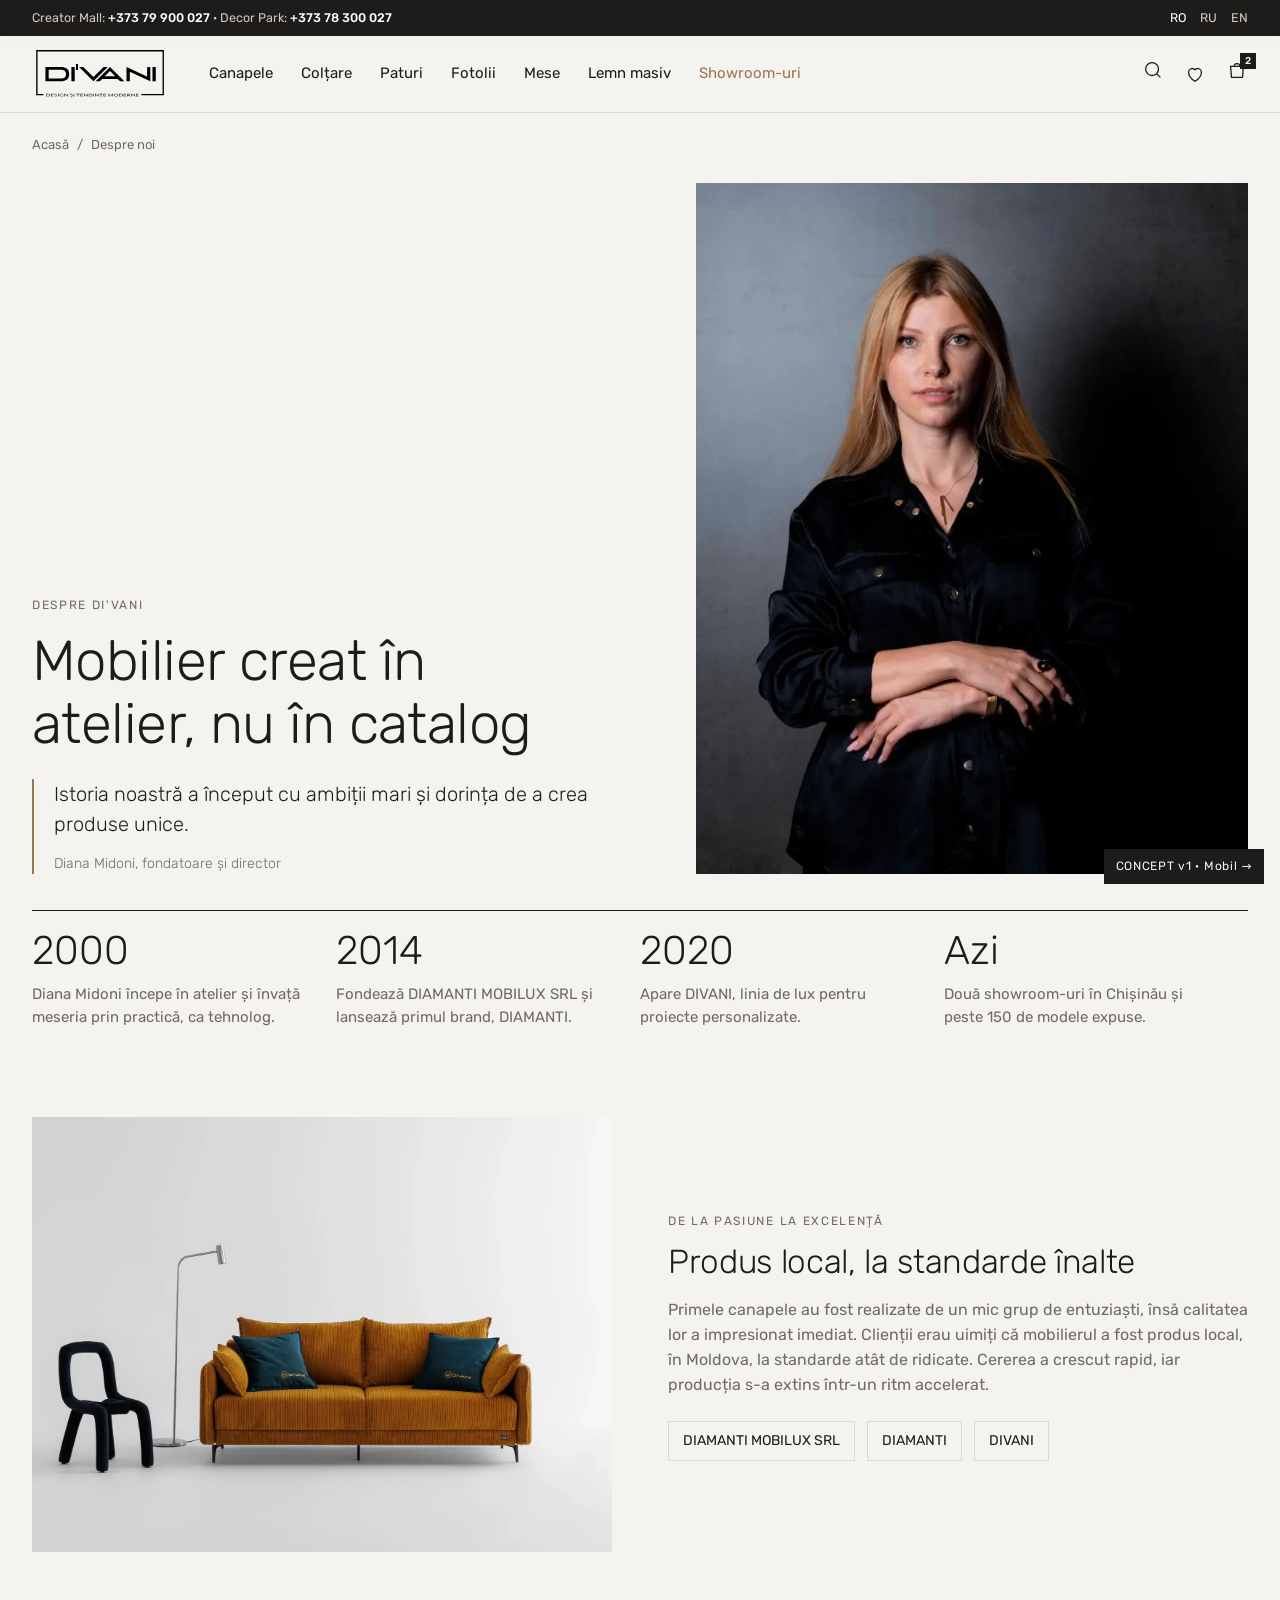
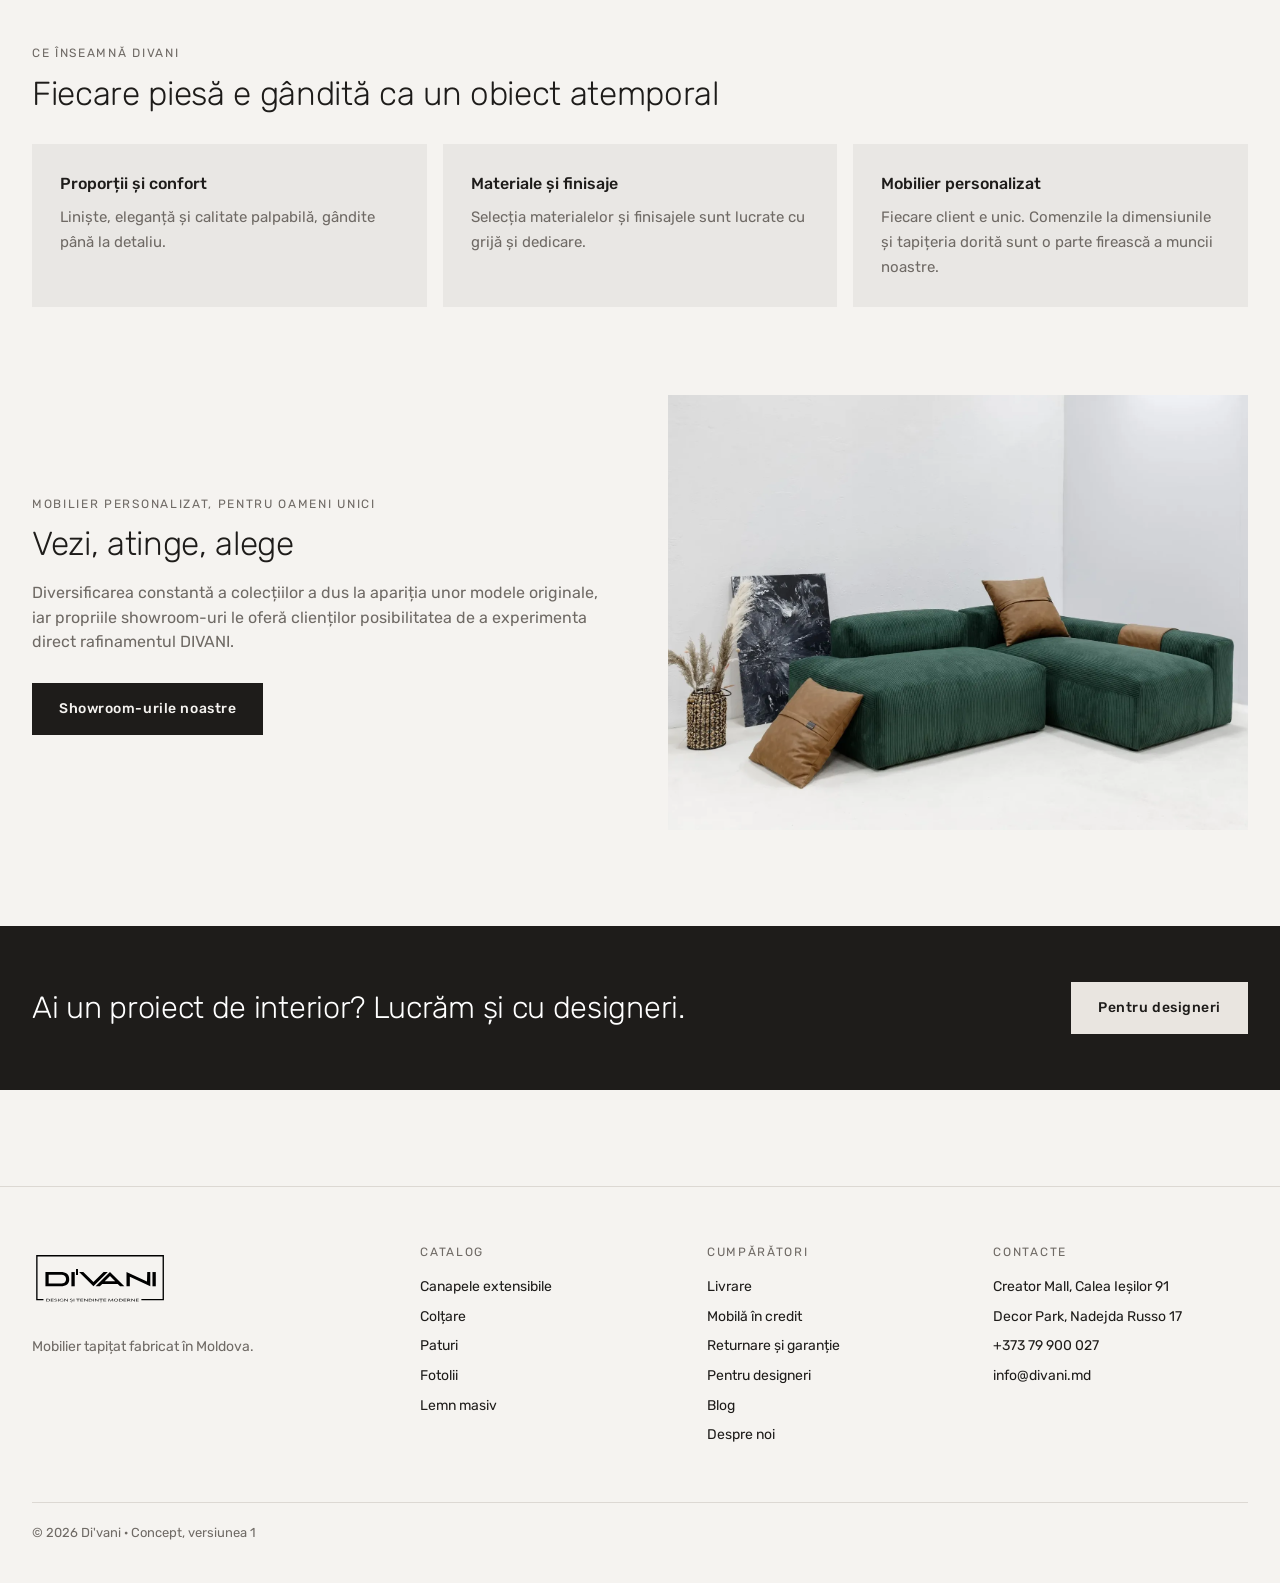
<file: despre.html>
<!DOCTYPE html>
<html lang="ro">
<head>
<meta charset="utf-8">
<meta name="robots" content="noindex, nofollow">
<meta name="viewport" content="width=device-width, initial-scale=1">
<title>Di'vani — concept despre noi</title>
<link rel="preconnect" href="https://fonts.googleapis.com"><link rel="preconnect" href="https://fonts.gstatic.com" crossorigin>
<link href="https://fonts.googleapis.com/css2?family=Rubik:wght@300;400;500&display=swap" rel="stylesheet">
<link rel="stylesheet" href="css/site.css"><link rel="stylesheet" href="css/pages.css">
<style>
.ab-hero{display:grid;grid-template-columns:1.1fr 1fr;gap:56px;align-items:end;padding:28px 0 0}
.ab-hero h1{font-size:clamp(36px,4.4vw,64px);font-weight:300;margin:12px 0 24px}
.ab-hero blockquote{margin:0;font-size:20px;font-weight:300;line-height:1.5;border-left:2px solid var(--accent);padding-left:20px;max-width:560px}
.ab-hero cite{display:block;font-style:normal;font-size:14px;color:var(--muted);margin-top:14px}
.ab-hero .por{aspect-ratio:4/5;background:#1e1c1a;overflow:hidden}
.ab-hero .por img{width:100%;height:100%;object-fit:cover;object-position:50% 20%}
.time{display:grid;grid-template-columns:repeat(4,1fr);gap:0;border-top:1px solid var(--ink);margin-top:36px}
.time div{padding:20px 24px 0 0}
.time b{display:block;font-size:40px;font-weight:300;line-height:1}
.time p{color:var(--muted);margin:12px 0 0;font-size:15px;max-width:30ch}
.brands{display:flex;gap:12px;flex-wrap:wrap;margin-top:24px}
.brands span{border:1px solid var(--line);padding:8px 14px;font-size:14px}
.mean{display:grid;grid-template-columns:1fr 1fr 1fr;gap:16px;margin-top:32px}
.mean div{background:var(--tile);padding:28px}
.mean b{display:block;font-weight:500;margin-bottom:8px}
.mean span{color:var(--muted);font-size:15px}
.cta{background:var(--ink);color:#e9e5e0;margin-top:96px}
.cta .wrap{display:flex;justify-content:space-between;align-items:center;gap:32px;padding-top:56px;padding-bottom:56px;flex-wrap:wrap}
.cta h2{color:#fff;font-size:clamp(26px,2.4vw,36px);font-weight:300}
.cta .btn{background:#e9e5e0;color:var(--ink);border-color:#e9e5e0}
.cta .btn:hover{background:transparent;color:#e9e5e0}
@media (max-width:1100px){.ab-hero{grid-template-columns:1fr}.ab-hero .por{aspect-ratio:1/1;order:-1}.time{grid-template-columns:1fr 1fr;row-gap:24px}.mean{grid-template-columns:1fr}}
</style>
</head>
<body>
<div id="shell-top"></div>
<main class="wrap">
  <div class="crumbs"><a href="index.html">Acasă</a>/<span>Despre noi</span></div>
  <div class="ab-hero">
    <div>
      <span class="eyebrow">Despre Di'vani</span>
      <h1>Mobilier creat în atelier, nu în catalog</h1>
      <blockquote>Istoria noastră a început cu ambiții mari și dorința de a crea produse unice.<cite>Diana Midoni, fondatoare și director</cite></blockquote>
    </div>
    <div class="por"><img src="img/a-founder.webp" alt="Diana Midoni, fondatoarea Di'vani"></div>
  </div>

  <div class="time">
    <div><b>2000</b><p>Diana Midoni începe în atelier și învață meseria prin practică, ca tehnolog.</p></div>
    <div><b>2014</b><p>Fondează DIAMANTI MOBILUX SRL și lansează primul brand, DIAMANTI.</p></div>
    <div><b>2020</b><p>Apare DIVANI, linia de lux pentru proiecte personalizate.</p></div>
    <div><b>Azi</b><p>Două showroom-uri în Chișinău și peste 150 de modele expuse.</p></div>
  </div>

  <section class="sec split">
    <div class="ph-cover" style="aspect-ratio:4/3"><img src="img/l-orange.webp" alt="Canapea Di'vani"></div>
    <div>
      <span class="eyebrow">De la pasiune la excelență</span>
      <h2 style="margin:10px 0 18px">Produs local, la standarde înalte</h2>
      <p class="lead">Primele canapele au fost realizate de un mic grup de entuziaști, însă calitatea lor a impresionat imediat. Clienții erau uimiți că mobilierul a fost produs local, în Moldova, la standarde atât de ridicate. Cererea a crescut rapid, iar producția s-a extins într-un ritm accelerat.</p>
      <div class="brands"><span>DIAMANTI MOBILUX SRL</span><span>DIAMANTI</span><span>DIVANI</span></div>
    </div>
  </section>

  <section class="sec">
    <span class="eyebrow">Ce înseamnă DIVANI</span>
    <h2 style="margin-top:10px;max-width:760px">Fiecare piesă e gândită ca un obiect atemporal</h2>
    <div class="mean">
      <div><b>Proporții și confort</b><span>Liniște, eleganță și calitate palpabilă, gândite până la detaliu.</span></div>
      <div><b>Materiale și finisaje</b><span>Selecția materialelor și finisajele sunt lucrate cu grijă și dedicare.</span></div>
      <div><b>Mobilier personalizat</b><span>Fiecare client e unic. Comenzile la dimensiunile și tapițeria dorită sunt o parte firească a muncii noastre.</span></div>
    </div>
  </section>

  <section class="sec split">
    <div>
      <span class="eyebrow">Mobilier personalizat, pentru oameni unici</span>
      <h2 style="margin:10px 0 18px">Vezi, atinge, alege</h2>
      <p class="lead">Diversificarea constantă a colecțiilor a dus la apariția unor modele originale, iar propriile showroom-uri le oferă clienților posibilitatea de a experimenta direct rafinamentul DIVANI.</p>
      <a class="btn" href="showroom.html" style="margin-top:12px">Showroom-urile noastre</a>
    </div>
    <div class="ph-cover" style="aspect-ratio:4/3"><img src="img/l-green.webp" alt="Colțar Di'vani în interior"></div>
  </section>
</main>
<section class="cta"><div class="wrap"><h2>Ai un proiect de interior? Lucrăm și cu designeri.</h2><a class="btn" href="designeri.html">Pentru designeri</a></div></section>
<div id="shell-foot"></div>
<script src="js/shell.js"></script>
</body>
</html>
</file>
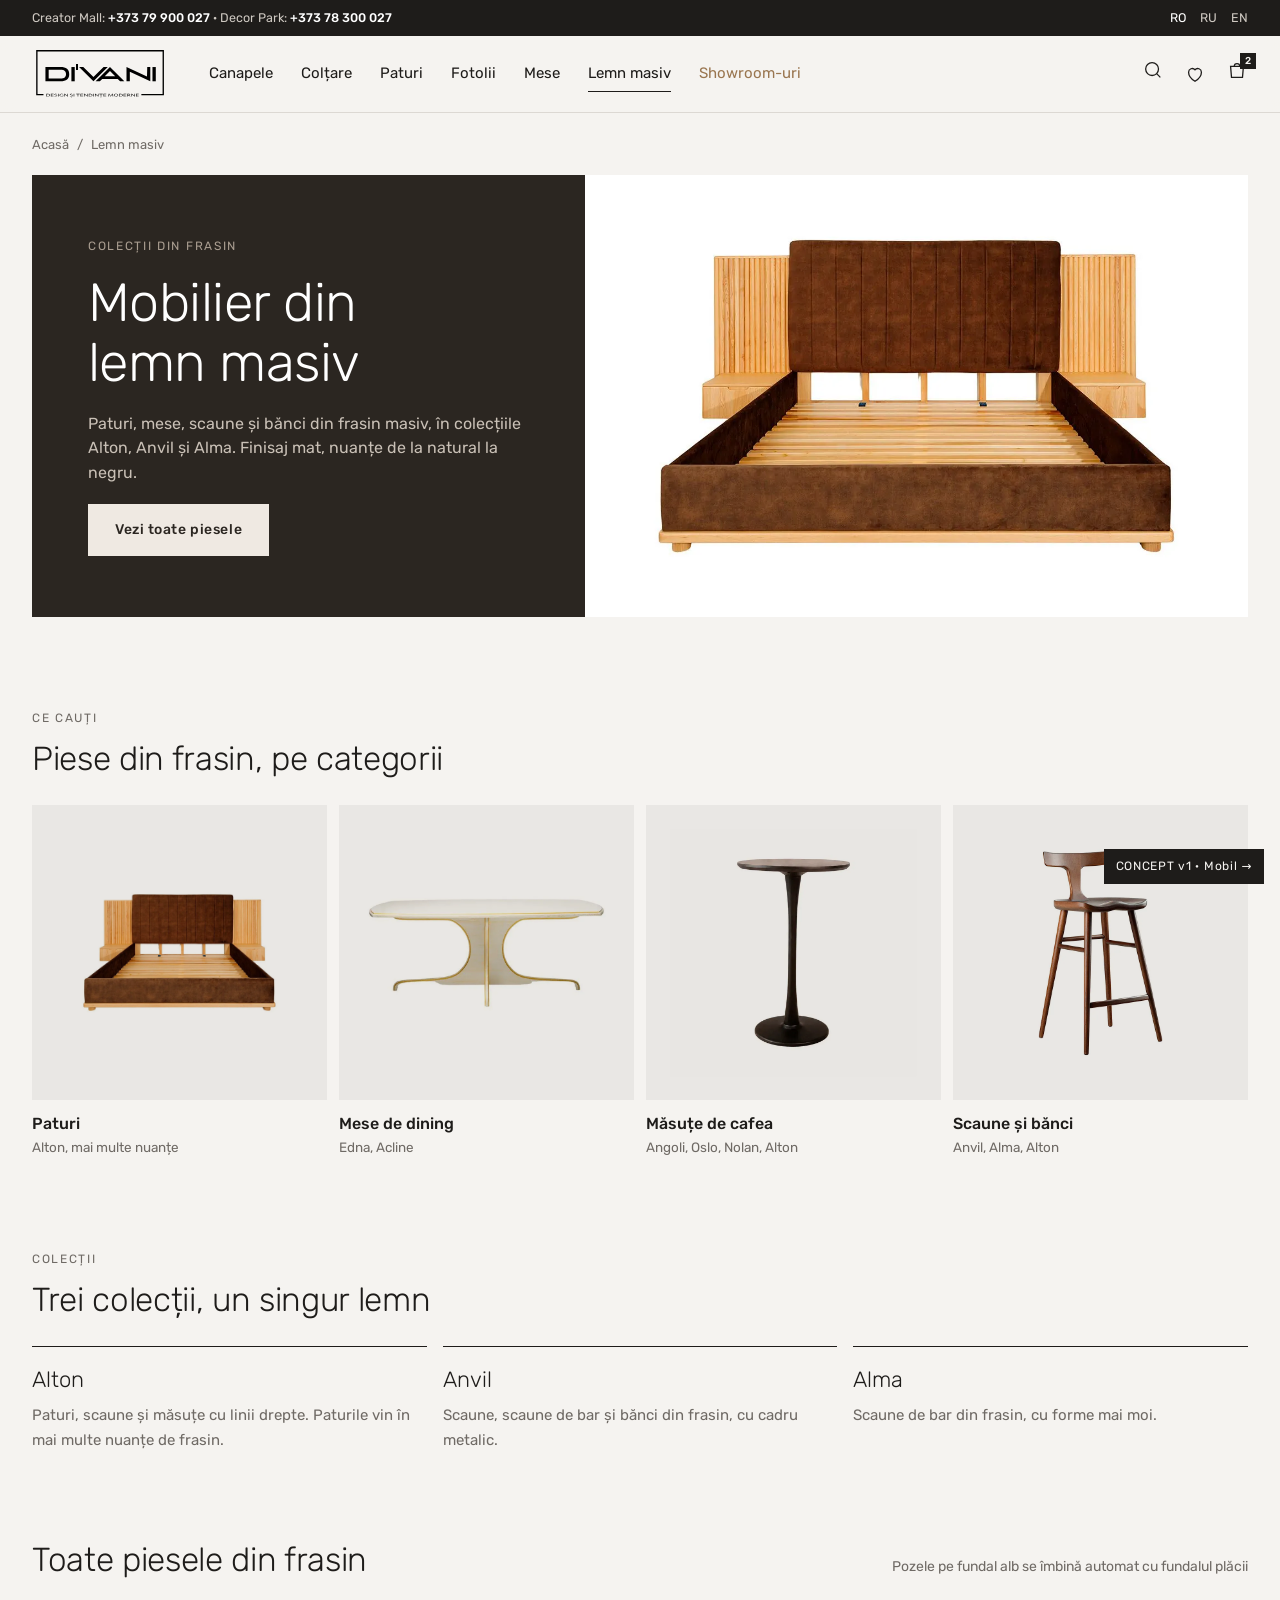
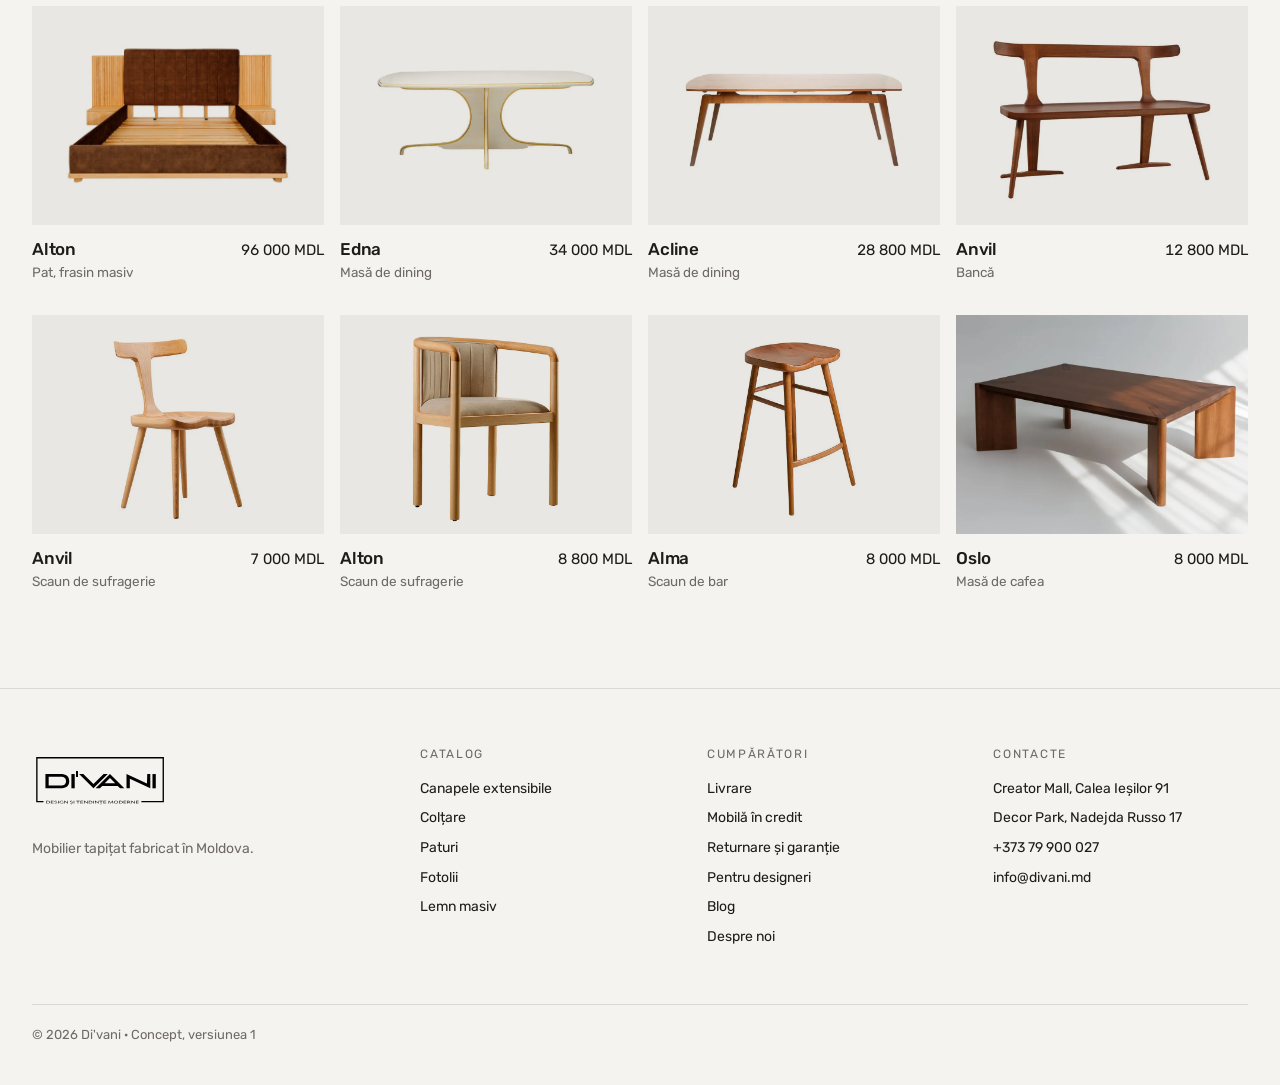
<file: lemn-masiv.html>
<!DOCTYPE html>
<html lang="ro">
<head>
<meta charset="utf-8">
<meta name="robots" content="noindex, nofollow">
<meta name="viewport" content="width=device-width, initial-scale=1">
<title>Di'vani — concept lemn masiv</title>
<link rel="preconnect" href="https://fonts.googleapis.com"><link rel="preconnect" href="https://fonts.gstatic.com" crossorigin>
<link href="https://fonts.googleapis.com/css2?family=Rubik:wght@300;400;500&display=swap" rel="stylesheet">
<link rel="stylesheet" href="css/site.css"><link rel="stylesheet" href="css/pages.css">
<style>
.mh{display:grid;grid-template-columns:1fr 1.2fr;gap:0;background:#2b2621;color:#efe9e2;margin-top:20px}
.mh .t{padding:56px;display:flex;flex-direction:column;justify-content:center;gap:18px}
.mh h1{font-size:clamp(36px,4.2vw,60px);font-weight:300;color:#fff}
.mh p{color:#c9c0b6;margin:0;max-width:440px}
.mh .eyebrow{color:#a99d90}
.mh .cut{background:#3a332c}
.mh .cut img{mix-blend-mode:normal;width:100%;height:100%;object-fit:cover}
.mh .btn{background:#efe9e2;color:#2b2621;border-color:#efe9e2;align-self:flex-start}
.mh .btn:hover{background:transparent;color:#efe9e2}
.cols4{display:grid;grid-template-columns:repeat(4,1fr);gap:12px;margin-top:28px}
.cc{display:grid;grid-template-rows:auto 1fr}
.cc .cut{aspect-ratio:1/1}
.cc b{font-weight:500;margin-top:12px;display:block}
.cc span{font-size:13.5px;color:var(--muted)}
.coll{display:grid;grid-template-columns:repeat(3,1fr);gap:16px;margin-top:28px}
.coll div{border-top:1px solid var(--ink);padding-top:16px}
.coll b{font-size:22px;font-weight:300;display:block;margin-bottom:6px}
.coll span{color:var(--muted);font-size:15px}
.grid{display:grid;grid-template-columns:repeat(4,1fr);gap:32px 16px;margin-top:28px}
.grid .card .ph.cut img{width:78%;height:86%}
@media (max-width:1100px){.mh{grid-template-columns:1fr}.mh .cut{aspect-ratio:4/3;order:-1}.mh .t{padding:32px}.cols4,.grid{grid-template-columns:1fr 1fr}.coll{grid-template-columns:1fr}}
</style>
</head>
<body>
<div id="shell-top"></div>
<main class="wrap">
  <div class="crumbs"><a href="index.html">Acasă</a>/<span>Lemn masiv</span></div>
  <div class="mh">
    <div class="t">
      <span class="eyebrow">Colecții din frasin</span>
      <h1>Mobilier din lemn masiv</h1>
      <p>Paturi, mese, scaune și bănci din frasin masiv, în colecțiile Alton, Anvil și Alma. Finisaj mat, nuanțe de la natural la negru.</p>
      <a class="btn" href="#produse">Vezi toate piesele</a>
    </div>
    <div class="cut"><img src="img/p-alton.webp" alt="Pat Alton din frasin"></div>
  </div>

  <section class="sec">
    <span class="eyebrow">Ce cauți</span>
    <h2 style="margin-top:10px">Piese din frasin, pe categorii</h2>
    <div class="cols4">
      <a class="cc" href="#"><div class="cut"><img src="img/p-alton.webp" alt=""></div><b>Paturi</b><span>Alton, mai multe nuanțe</span></a>
      <a class="cc" href="#"><div class="cut"><img src="img/m-edna.webp" alt=""></div><b>Mese de dining</b><span>Edna, Acline</span></a>
      <a class="cc" href="#"><div class="cut"><img src="img/m-nolan.webp" alt=""></div><b>Măsuțe de cafea</b><span>Angoli, Oslo, Nolan, Alton</span></a>
      <a class="cc" href="#"><div class="cut"><img src="img/m-anvilbar.webp" alt=""></div><b>Scaune și bănci</b><span>Anvil, Alma, Alton</span></a>
    </div>
  </section>

  <section class="sec">
    <span class="eyebrow">Colecții</span>
    <h2 style="margin-top:10px">Trei colecții, un singur lemn</h2>
    <div class="coll">
      <div><b>Alton</b><span>Paturi, scaune și măsuțe cu linii drepte. Paturile vin în mai multe nuanțe de frasin.</span></div>
      <div><b>Anvil</b><span>Scaune, scaune de bar și bănci din frasin, cu cadru metalic.</span></div>
      <div><b>Alma</b><span>Scaune de bar din frasin, cu forme mai moi.</span></div>
    </div>
  </section>

  <section class="sec" id="produse">
    <div style="display:flex;justify-content:space-between;align-items:end;gap:20px;flex-wrap:wrap">
      <h2>Toate piesele din frasin</h2><span style="color:var(--muted);font-size:14px">Pozele pe fundal alb se îmbină automat cu fundalul plăcii</span>
    </div>
    <div class="grid">
      <a class="card" href="#"><div class="ph cut"><img src="img/p-alton.webp" alt=""></div><div class="meta"><div><h3>Alton</h3><div class="type">Pat, frasin masiv</div></div><div class="price">96 000 MDL</div></div></a>
      <a class="card" href="#"><div class="ph cut"><img src="img/m-edna.webp" alt=""></div><div class="meta"><div><h3>Edna</h3><div class="type">Masă de dining</div></div><div class="price">34 000 MDL</div></div></a>
      <a class="card" href="#"><div class="ph cut"><img src="img/m-acline.webp" alt=""></div><div class="meta"><div><h3>Acline</h3><div class="type">Masă de dining</div></div><div class="price">28 800 MDL</div></div></a>
      <a class="card" href="#"><div class="ph cut"><img src="img/m-bench.webp" alt=""></div><div class="meta"><div><h3>Anvil</h3><div class="type">Bancă</div></div><div class="price">12 800 MDL</div></div></a>
      <a class="card" href="#"><div class="ph cut"><img src="img/m-anvil.webp" alt=""></div><div class="meta"><div><h3>Anvil</h3><div class="type">Scaun de sufragerie</div></div><div class="price">7 000 MDL</div></div></a>
      <a class="card" href="#"><div class="ph cut"><img src="img/m-altonchair.webp" alt=""></div><div class="meta"><div><h3>Alton</h3><div class="type">Scaun de sufragerie</div></div><div class="price">8 800 MDL</div></div></a>
      <a class="card" href="#"><div class="ph cut"><img src="img/m-alma.webp" alt=""></div><div class="meta"><div><h3>Alma</h3><div class="type">Scaun de bar</div></div><div class="price">8 000 MDL</div></div></a>
      <a class="card" href="#"><div class="ph"><img src="img/m-oslo.webp" alt=""></div><div class="meta"><div><h3>Oslo</h3><div class="type">Masă de cafea</div></div><div class="price">8 000 MDL</div></div></a>
    </div>
  </section>
</main>
<div id="shell-foot"></div>
<script src="js/shell.js"></script>
</body>
</html>
</file>
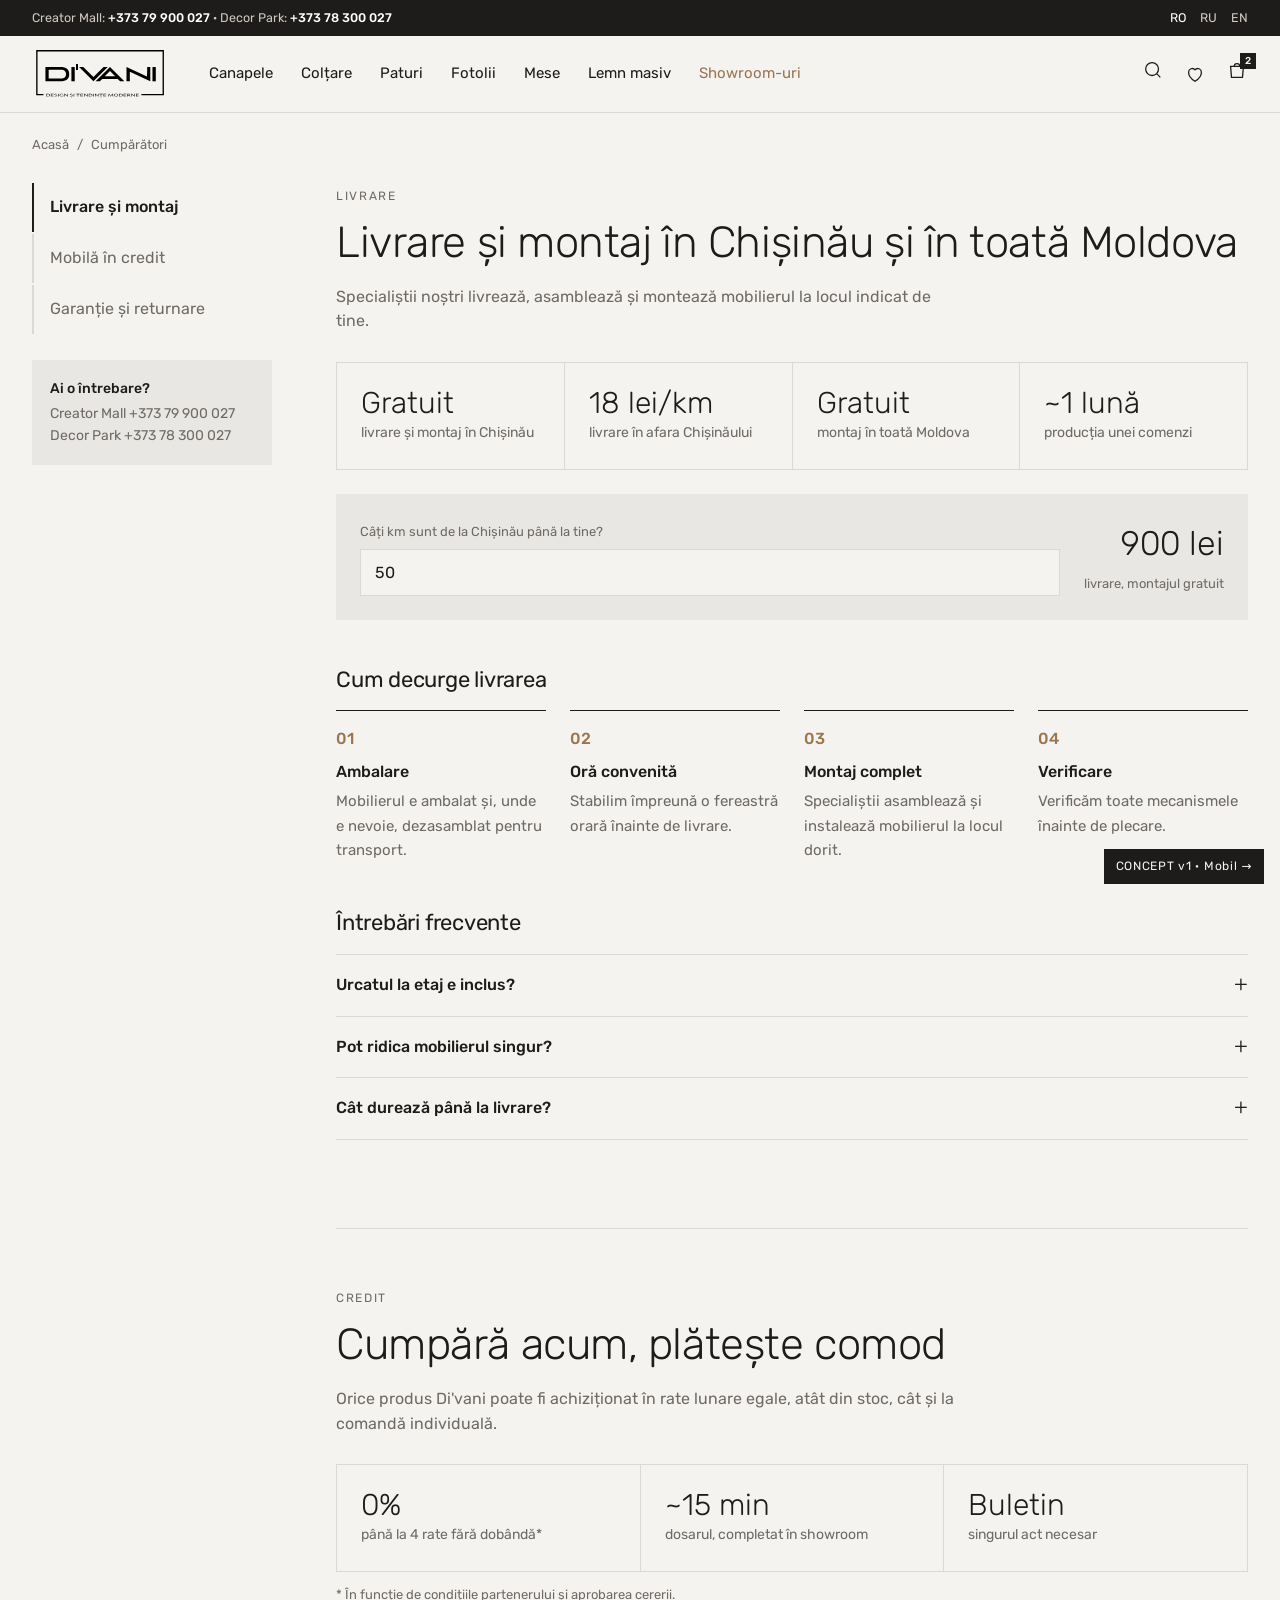
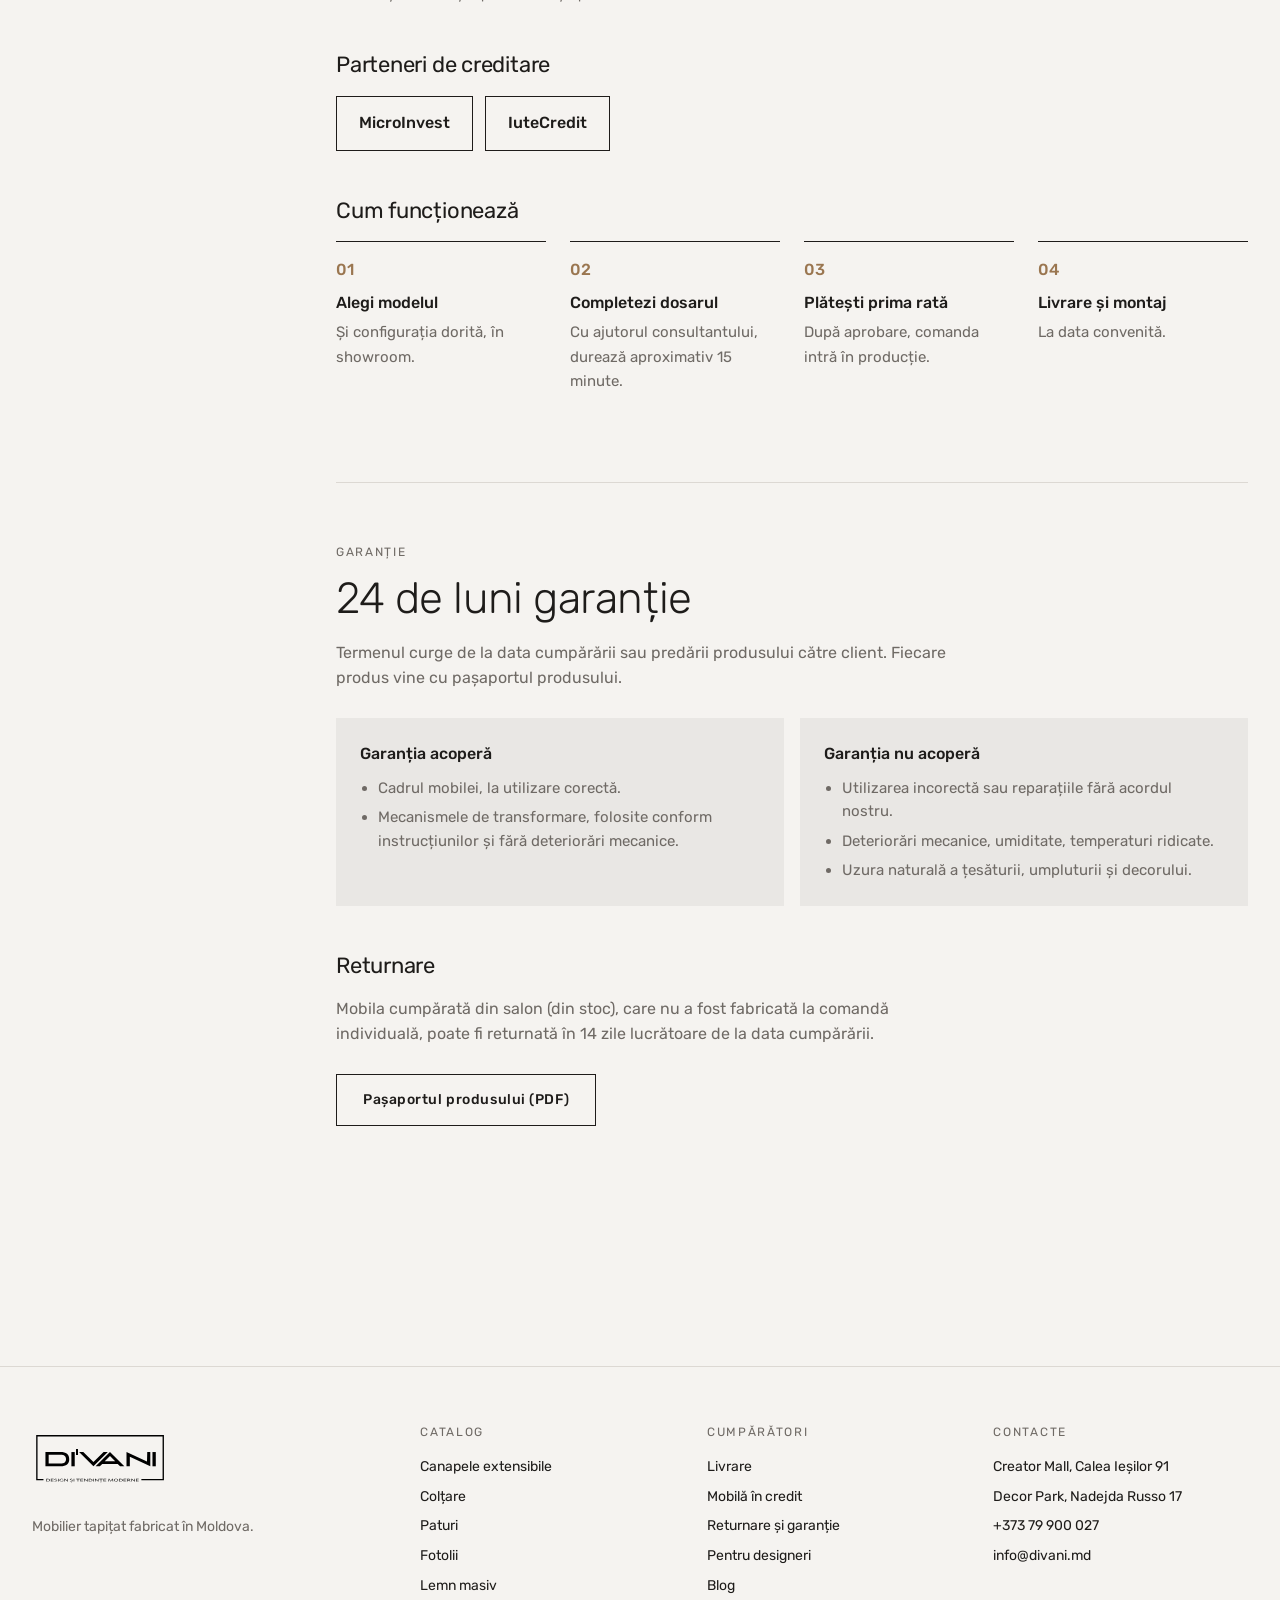
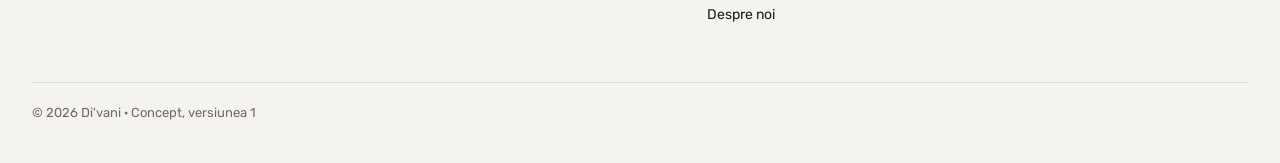
<file: livrare.html>
<!DOCTYPE html>
<html lang="ro">
<head>
<meta charset="utf-8">
<meta name="robots" content="noindex, nofollow">
<meta name="viewport" content="width=device-width, initial-scale=1">
<title>Di'vani — concept livrare, credit, garanție</title>
<link rel="preconnect" href="https://fonts.googleapis.com"><link rel="preconnect" href="https://fonts.gstatic.com" crossorigin>
<link href="https://fonts.googleapis.com/css2?family=Rubik:wght@300;400;500&display=swap" rel="stylesheet">
<link rel="stylesheet" href="css/site.css"><link rel="stylesheet" href="css/pages.css">
<style>
.svc{display:grid;grid-template-columns:240px 1fr;gap:64px;align-items:start;padding-top:28px}
.side{position:sticky;top:100px;display:grid;gap:2px}
.side a{padding:12px 16px;border-left:2px solid var(--line);color:var(--muted)}
.side a.on{border-color:var(--ink);color:var(--ink);font-weight:500}
.side .help{margin-top:24px;background:var(--tile);padding:18px;font-size:14px;color:var(--muted)}
.side .help b{display:block;color:var(--ink);font-weight:500;margin-bottom:4px}
.blk{padding-bottom:88px;border-bottom:1px solid var(--line);margin-bottom:56px;scroll-margin-top:100px}
.blk:last-child{border:0}
.blk h1,.blk h2.big{font-size:clamp(32px,3.4vw,50px);font-weight:300;margin:10px 0 18px}
.blk h3{font-size:22px;font-weight:400;margin:48px 0 18px}
.calc{display:grid;grid-template-columns:1fr auto;gap:24px;align-items:end;background:var(--tile);padding:24px;margin-top:24px}
.calc .res{text-align:right}
.calc .res b{display:block;font-size:34px;font-weight:300;font-variant-numeric:tabular-nums}
.calc .res span{font-size:13px;color:var(--muted)}
.cols{display:grid;grid-template-columns:1fr 1fr;gap:16px}
.cols div{background:var(--tile);padding:24px}
.cols b{font-weight:500;display:block;margin-bottom:10px}
.cols ul{margin:0;padding-left:18px;color:var(--muted);display:grid;gap:6px;font-size:15px}
.partners{display:flex;gap:12px;flex-wrap:wrap}
.partners span{border:1px solid var(--ink);padding:14px 22px;font-weight:500}
@media (max-width:1100px){
  .svc{grid-template-columns:1fr;gap:0}
  .side{position:sticky;top:64px;z-index:5;background:var(--bg);display:flex;overflow-x:auto;gap:0;margin:0 -32px;padding:0 32px;border-bottom:1px solid var(--line);scrollbar-width:none}
  .side a{border-left:0;border-bottom:2px solid transparent;white-space:nowrap;padding:14px 14px}
  .side a.on{border-color:var(--ink)}
  .side .help{display:none}
  .blk{padding-top:28px}
  .cols{grid-template-columns:1fr}
}
@media (max-width:560px){.side{margin:0 -16px;padding:0 16px}.calc{grid-template-columns:1fr}.calc .res{text-align:left}}
</style>
</head>
<body>
<div id="shell-top"></div>
<main class="wrap">
  <div class="crumbs"><a href="index.html">Acasă</a>/<span>Cumpărători</span></div>
  <div class="svc">
    <nav class="side" id="side" aria-label="Informații cumpărători">
      <a href="#livrare" class="on">Livrare și montaj</a>
      <a href="#credit">Mobilă în credit</a>
      <a href="#garantie">Garanție și returnare</a>
      <div class="help"><b>Ai o întrebare?</b>Creator Mall +373 79 900 027<br>Decor Park +373 78 300 027</div>
    </nav>

    <div>
      <section class="blk" id="livrare">
        <span class="eyebrow">Livrare</span>
        <h1>Livrare și montaj în Chișinău și în toată Moldova</h1>
        <p class="lead">Specialiștii noștri livrează, asamblează și montează mobilierul la locul indicat de tine.</p>
        <div class="facts" style="margin-top:28px">
          <div><b>Gratuit</b><span>livrare și montaj în Chișinău</span></div>
          <div><b>18 lei/km</b><span>livrare în afara Chișinăului</span></div>
          <div><b>Gratuit</b><span>montaj în toată Moldova</span></div>
          <div><b>~1 lună</b><span>producția unei comenzi</span></div>
        </div>
        <div class="calc">
          <label class="field" for="km">Câți km sunt de la Chișinău până la tine?<input id="km" type="number" min="0" value="50" inputmode="numeric"></label>
          <div class="res"><b id="cost">900 lei</b><span>livrare, montajul gratuit</span></div>
        </div>
        <h3>Cum decurge livrarea</h3>
        <div class="steps">
          <div><b>Ambalare</b><span>Mobilierul e ambalat și, unde e nevoie, dezasamblat pentru transport.</span></div>
          <div><b>Oră convenită</b><span>Stabilim împreună o fereastră orară înainte de livrare.</span></div>
          <div><b>Montaj complet</b><span>Specialiștii asamblează și instalează mobilierul la locul dorit.</span></div>
          <div><b>Verificare</b><span>Verificăm toate mecanismele înainte de plecare.</span></div>
        </div>
        <h3>Întrebări frecvente</h3>
        <div class="faq">
          <details><summary>Urcatul la etaj e inclus?</summary><p>Serviciul greutăților și urcatul la etaj se calculează separat, în funcție de etaj și condiții.</p></details>
          <details><summary>Pot ridica mobilierul singur?</summary><p>Da, direct de la fabrica noastră din Chișinău. Contactează-ne în prealabil pentru a stabili data și ora.</p></details>
          <details><summary>Cât durează până la livrare?</summary><p>Mobilierul la comandă e gata în aproximativ o lună. Livrarea se programează imediat după finalizarea producției.</p></details>
        </div>
      </section>

      <section class="blk" id="credit">
        <span class="eyebrow">Credit</span>
        <h2 class="big">Cumpără acum, plătește comod</h2>
        <p class="lead">Orice produs Di'vani poate fi achiziționat în rate lunare egale, atât din stoc, cât și la comandă individuală.</p>
        <div class="facts" style="margin-top:28px;grid-template-columns:repeat(3,1fr)">
          <div><b>0%</b><span>până la 4 rate fără dobândă*</span></div>
          <div><b>~15 min</b><span>dosarul, completat în showroom</span></div>
          <div><b>Buletin</b><span>singurul act necesar</span></div>
        </div>
        <p style="font-size:13px;color:var(--muted)">* În funcție de condițiile partenerului și aprobarea cererii.</p>
        <h3>Parteneri de creditare</h3>
        <div class="partners"><span>MicroInvest</span><span>IuteCredit</span></div>
        <h3>Cum funcționează</h3>
        <div class="steps">
          <div><b>Alegi modelul</b><span>Și configurația dorită, în showroom.</span></div>
          <div><b>Completezi dosarul</b><span>Cu ajutorul consultantului, durează aproximativ 15 minute.</span></div>
          <div><b>Plătești prima rată</b><span>După aprobare, comanda intră în producție.</span></div>
          <div><b>Livrare și montaj</b><span>La data convenită.</span></div>
        </div>
      </section>

      <section class="blk" id="garantie">
        <span class="eyebrow">Garanție</span>
        <h2 class="big">24 de luni garanție</h2>
        <p class="lead">Termenul curge de la data cumpărării sau predării produsului către client. Fiecare produs vine cu pașaportul produsului.</p>
        <div class="cols" style="margin-top:28px">
          <div><b>Garanția acoperă</b><ul><li>Cadrul mobilei, la utilizare corectă.</li><li>Mecanismele de transformare, folosite conform instrucțiunilor și fără deteriorări mecanice.</li></ul></div>
          <div><b>Garanția nu acoperă</b><ul><li>Utilizarea incorectă sau reparațiile fără acordul nostru.</li><li>Deteriorări mecanice, umiditate, temperaturi ridicate.</li><li>Uzura naturală a țesăturii, umpluturii și decorului.</li></ul></div>
        </div>
        <h3>Returnare</h3>
        <p class="lead">Mobila cumpărată din salon (din stoc), care nu a fost fabricată la comandă individuală, poate fi returnată în 14 zile lucrătoare de la data cumpărării.</p>
        <a class="btn ghost" href="#" style="margin-top:12px">Pașaportul produsului (PDF)</a>
      </section>
    </div>
  </div>
</main>
<div id="shell-foot"></div>
<script src="js/shell.js"></script>
<script>
const km=document.getElementById('km'),cost=document.getElementById('cost');
const upd=()=>{const v=Math.max(0,+km.value||0);cost.textContent=(v*18).toLocaleString('ro-RO').replace(/\./g,' ')+' lei';};km.oninput=upd;upd();
const links=[...document.querySelectorAll('#side a')],secs=links.map(a=>document.querySelector(a.getAttribute('href')));
const io=new IntersectionObserver(es=>es.forEach(e=>{if(e.isIntersecting){links.forEach(a=>a.classList.toggle('on',a.getAttribute('href')==='#'+e.target.id));}}),{rootMargin:'-40% 0px -55% 0px'});
secs.forEach(s=>io.observe(s));
</script>
</body>
</html>
</file>
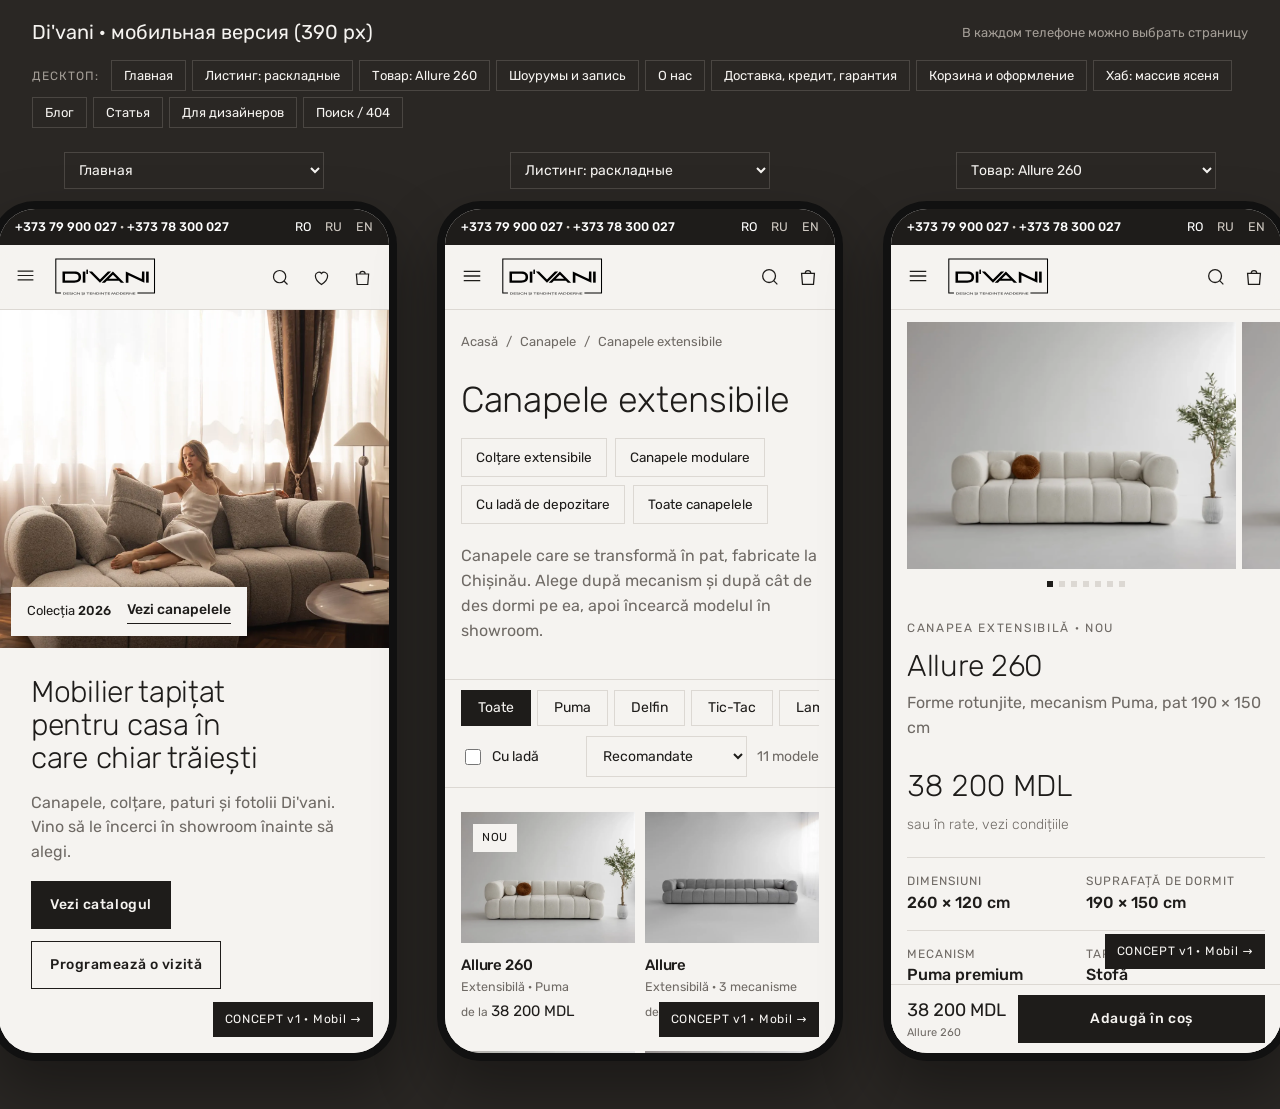
<file: mobile.html>
<!DOCTYPE html>
<html lang="ru">
<head>
<meta charset="utf-8">
<meta name="robots" content="noindex, nofollow">
<meta name="viewport" content="width=device-width, initial-scale=1">
<title>Di'vani — мобильная версия</title>
<link href="https://fonts.googleapis.com/css2?family=Rubik:wght@300;400;500&display=swap" rel="stylesheet">
<style>
:root{--bg:#2a2724;--ink:#f5f3f0;--muted:#a39d96;--line:#4a4642;--font:"Rubik",system-ui,sans-serif;color-scheme:dark}
*{box-sizing:border-box}
html,body{margin:0;background:var(--bg);color:var(--ink);font-family:var(--font)}
.top{display:flex;justify-content:space-between;align-items:center;gap:16px;padding:20px 32px 8px;flex-wrap:wrap}
.top h1{font-size:20px;font-weight:400;margin:0}
.pages{display:flex;gap:6px;flex-wrap:wrap;padding:8px 32px 16px}
.pages a{color:var(--ink);text-decoration:none;border:1px solid var(--line);padding:7px 12px;font-size:13px}
.pages a:hover{border-color:var(--ink)}
.pages span{font-size:12px;color:var(--muted);align-self:center;margin-right:6px;letter-spacing:.08em;text-transform:uppercase}
.phones{display:flex;gap:40px;justify-content:center;padding:8px 32px 48px;overflow-x:auto}
.ph{flex:none;display:flex;flex-direction:column;gap:12px;align-items:center}
.ph select{font:400 14px var(--font);background:var(--bg);color:var(--ink);border:1px solid var(--line);padding:8px 10px;width:260px}
.frame{width:406px;height:860px;border-radius:44px;background:#111;padding:8px;box-shadow:0 30px 60px rgba(0,0,0,.35)}
.frame iframe{width:390px;height:844px;border:0;border-radius:36px;background:#f5f3f0;display:block}
</style>
</head>
<body>
<div class="top"><h1>Di'vani · мобильная версия (390 px)</h1><span style="color:var(--muted);font-size:13px">В каждом телефоне можно выбрать страницу</span></div>
<div class="pages" id="pages"><span>Десктоп:</span></div>
<div class="phones" id="phones"></div>
<script>
const P=[["index.html","Главная"],["category.html","Листинг: раскладные"],["product.html","Товар: Allure 260"],["showroom.html","Шоурумы и запись"],["despre.html","О нас"],["livrare.html","Доставка, кредит, гарантия"],["cos.html","Корзина и оформление"],["lemn-masiv.html","Хаб: массив ясеня"],["blog.html","Блог"],["articol.html","Статья"],["designeri.html","Для дизайнеров"],["404.html","Поиск / 404"]];
document.getElementById('pages').insertAdjacentHTML('beforeend',P.map(([h,t])=>`<a href="${h}">${t}</a>`).join(''));
const start=["index.html","category.html","product.html"];
document.getElementById('phones').innerHTML=start.map((s,i)=>`<div class="ph"><select aria-label="Страница в телефоне ${i+1}" data-i="${i}">${P.map(([h,t])=>`<option value="${h}"${h===s?' selected':''}>${t}</option>`).join('')}</select><div class="frame"><iframe id="fr${i}" src="${s}" title="Мобильный вид ${i+1}"></iframe></div></div>`).join('');
document.querySelectorAll('select').forEach(sel=>sel.onchange=()=>document.getElementById('fr'+sel.dataset.i).src=sel.value);
</script>
</body>
</html>
</file>
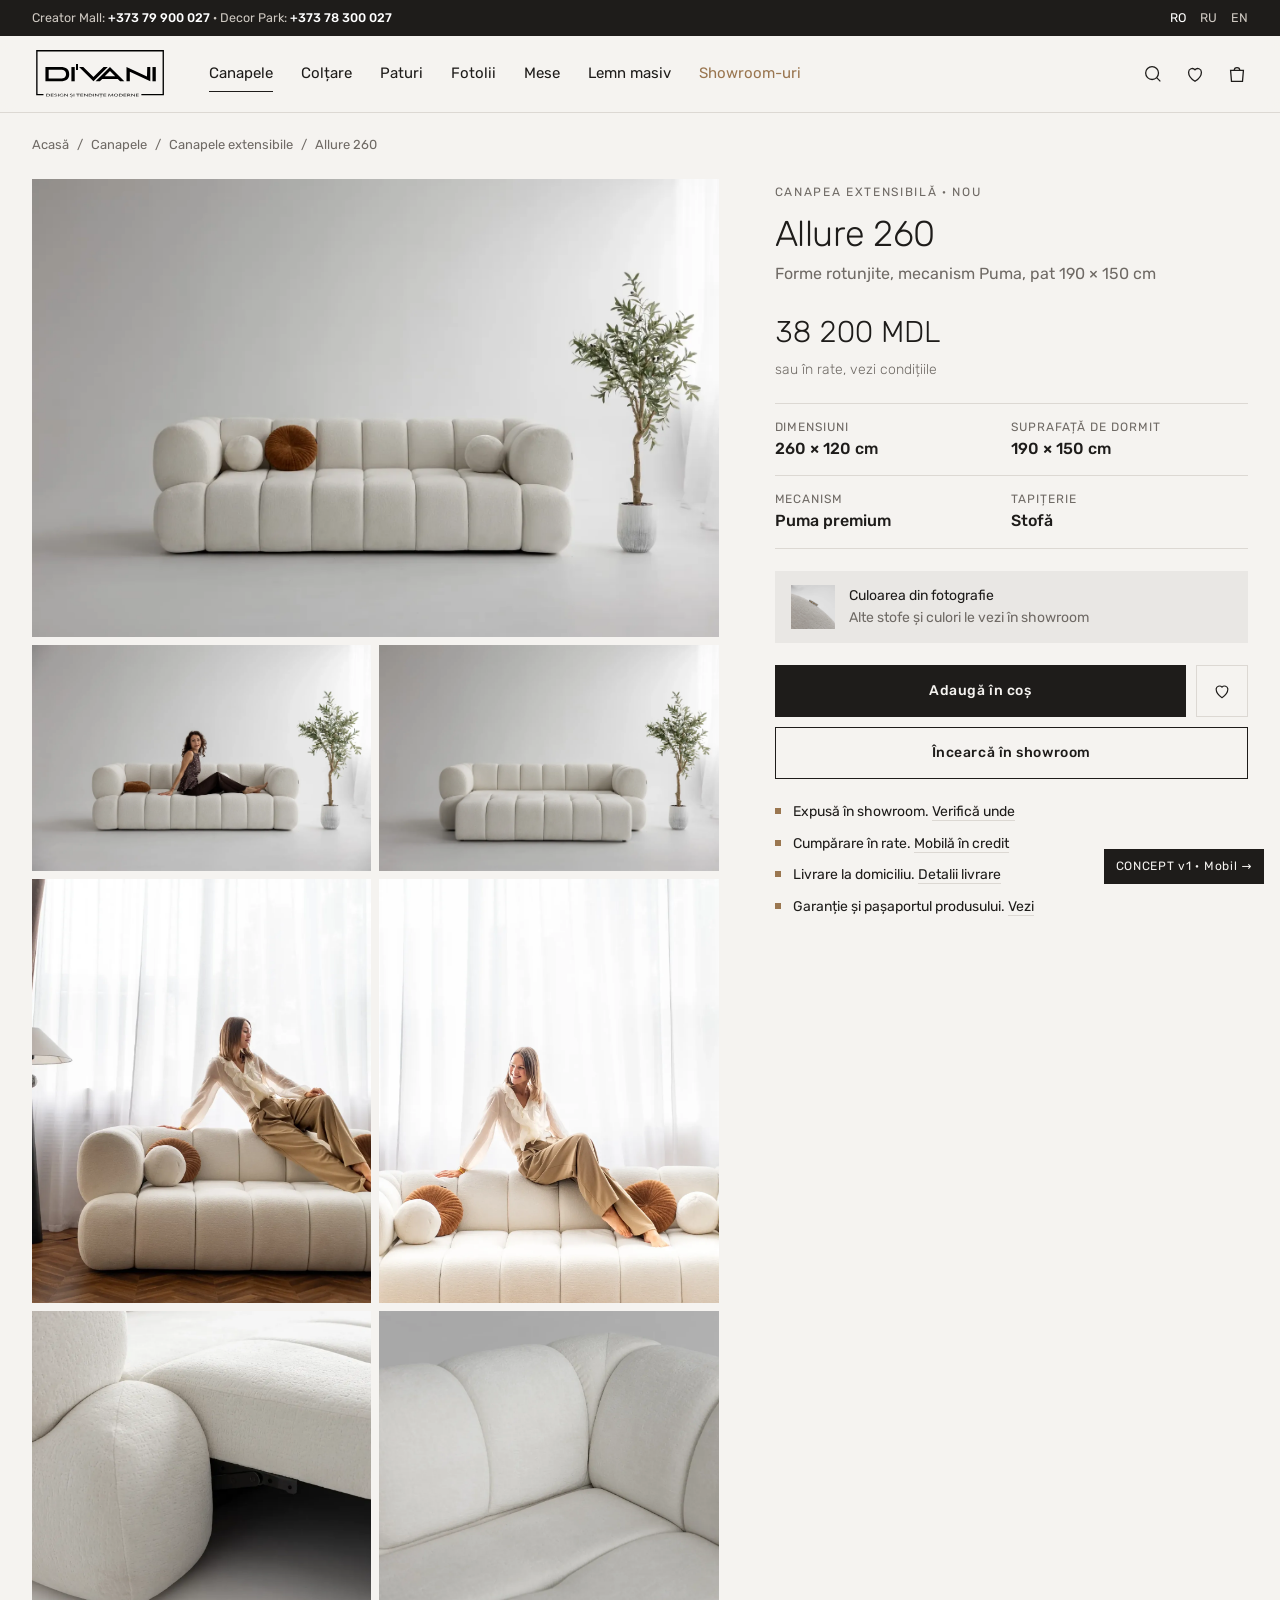
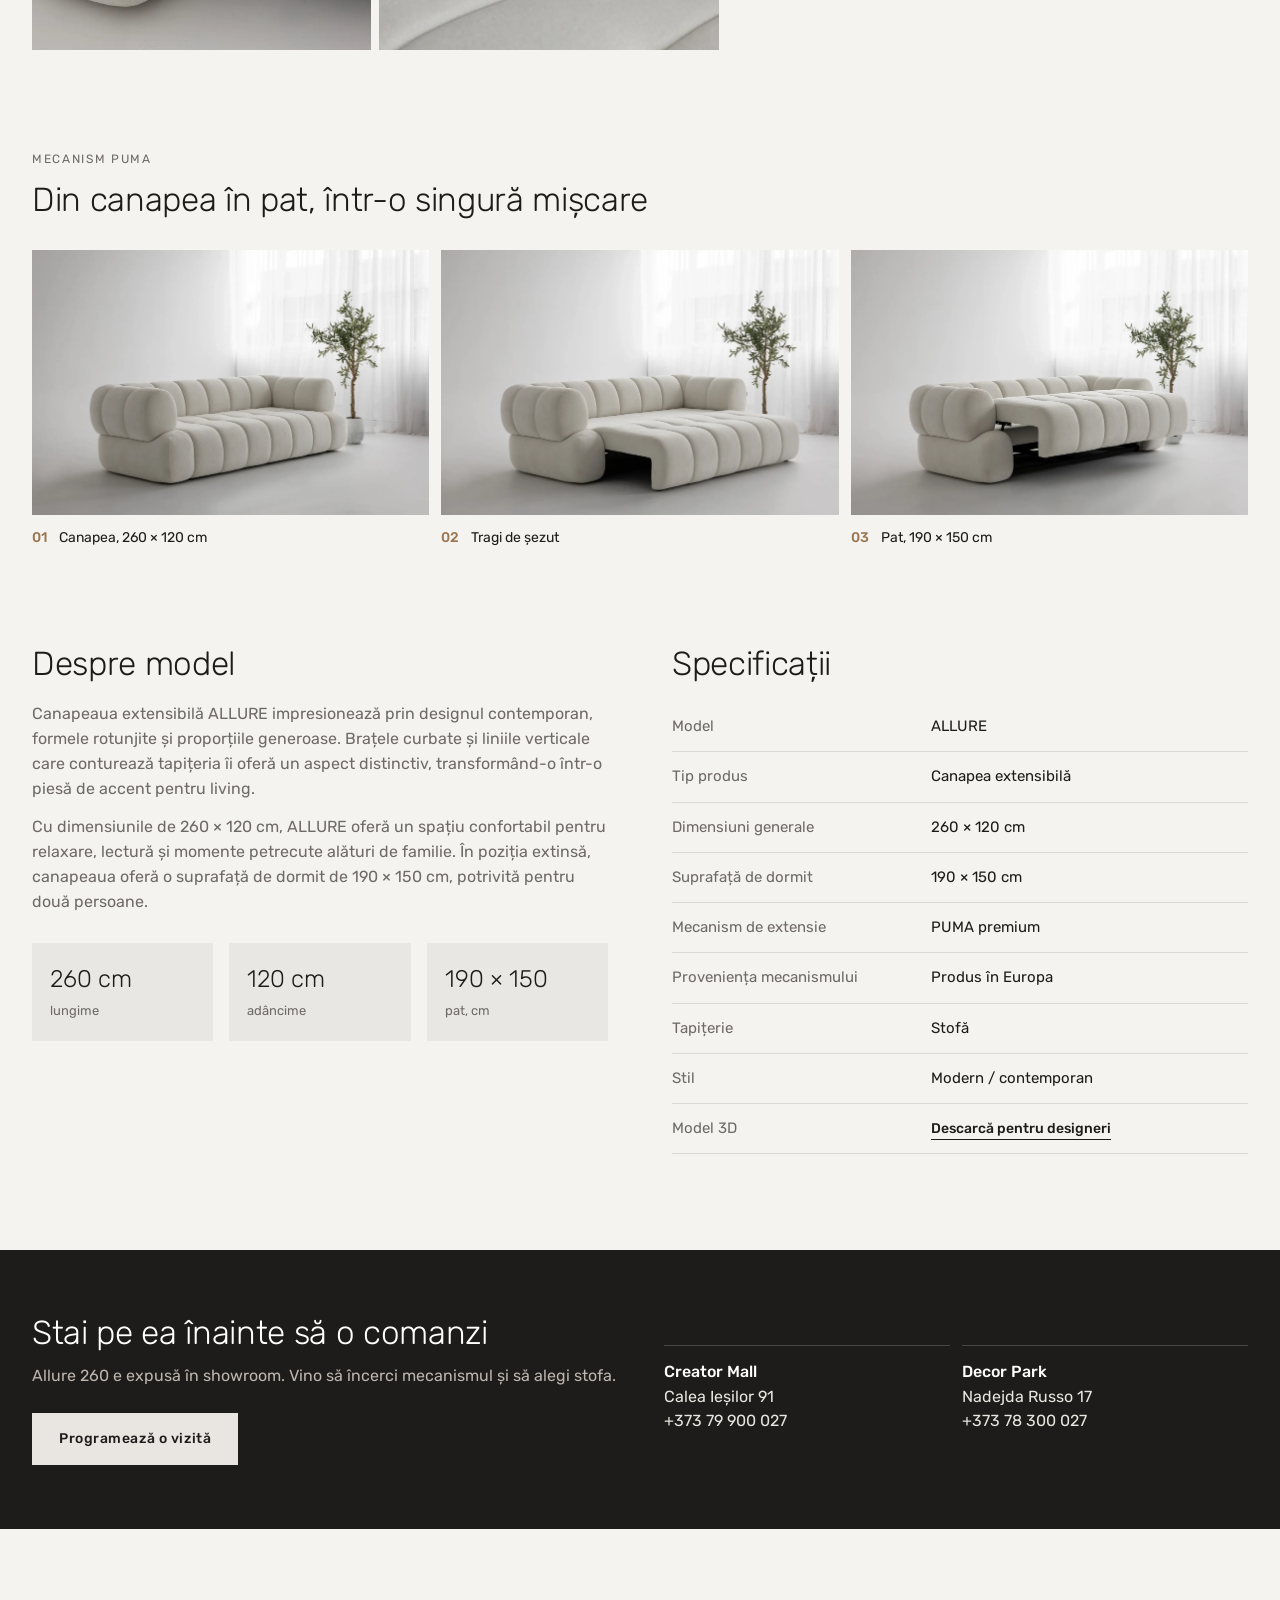
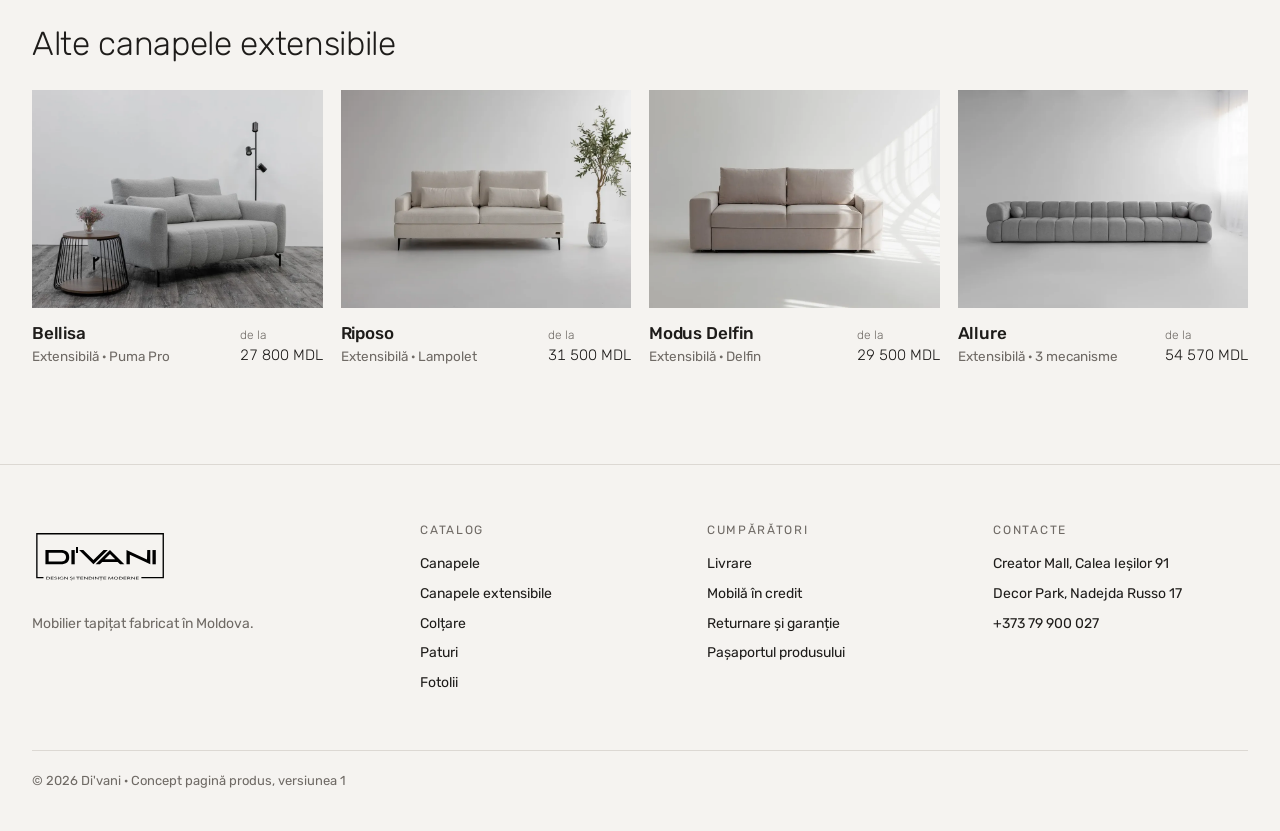
<file: product.html>
<!DOCTYPE html>
<html lang="ro">
<head>
<meta charset="utf-8">
<meta name="robots" content="noindex, nofollow">
<meta name="viewport" content="width=device-width, initial-scale=1">
<title>Di'vani — concept produs</title>
<link rel="preconnect" href="https://fonts.googleapis.com">
<link rel="preconnect" href="https://fonts.gstatic.com" crossorigin>
<link href="https://fonts.googleapis.com/css2?family=Rubik:wght@300;400;500&display=swap" rel="stylesheet">
<link rel="stylesheet" href="css/site.css">
<style>
.pdp{display:grid;grid-template-columns:1.45fr 1fr;gap:56px;padding-top:24px;align-items:start}
.gal{display:grid;grid-template-columns:1fr 1fr;gap:8px}
.gal figure{margin:0;background:var(--tile);overflow:hidden;aspect-ratio:3/2}
.gal figure.full{grid-column:span 2}
.gal figure.tall{aspect-ratio:4/5}
.gal figure.sq{aspect-ratio:1/1}
.gal img{width:100%;height:100%;object-fit:cover}
.gal .n{display:none}

.panel{position:sticky;top:100px;display:flex;flex-direction:column;gap:22px}
.panel h1{font-size:clamp(30px,2.8vw,42px);font-weight:300}
.panel .sub{color:var(--muted);margin-top:8px}
.price{font-size:30px;font-weight:300;font-variant-numeric:tabular-nums}
.price small{font-size:14px;color:var(--muted);display:block;margin-top:4px}
.keys{display:grid;grid-template-columns:1fr 1fr;border-top:1px solid var(--line)}
.keys div{padding:14px 0;border-bottom:1px solid var(--line)}
.keys div:nth-child(odd){padding-right:16px}
.keys span{display:block;font-size:12px;letter-spacing:.08em;text-transform:uppercase;color:var(--muted)}
.keys b{font-weight:500;font-size:16px}
.fabric{display:flex;gap:14px;align-items:center;background:var(--tile);padding:14px 16px}
.fabric .sw{width:44px;height:44px;flex:none;background:url(img/g-17.webp) center/cover}
.fabric p{margin:0;font-size:14px}
.fabric p span{color:var(--muted)}
.acts{display:grid;gap:10px}
.acts .row{display:grid;grid-template-columns:1fr auto;gap:10px}
.fav{width:52px;height:52px;border:1px solid var(--line);background:transparent;display:grid;place-items:center;cursor:pointer}
.fav svg{width:20px;height:20px;stroke:var(--ink);fill:none;stroke-width:1.4}
.fav.on svg{fill:var(--ink)}
.perks{list-style:none;margin:0;padding:0;display:grid;gap:10px;font-size:14px}
.perks li{display:flex;gap:12px;align-items:baseline}
.perks li::before{content:"";width:6px;height:6px;background:var(--accent);flex:none;transform:translateY(-2px)}
.perks a{border-bottom:1px solid var(--line)}

.blk{padding-top:96px}
.blk h2{font-size:clamp(28px,2.6vw,40px);font-weight:300}
.trans{display:grid;grid-template-columns:repeat(3,1fr);gap:12px;margin-top:32px}
.trans figure{margin:0}
.trans .im{aspect-ratio:3/2;background:var(--tile);overflow:hidden}
.trans img{width:100%;height:100%;object-fit:cover}
.trans figcaption{display:flex;gap:12px;margin-top:12px;font-size:14px}
.trans figcaption b{font-weight:500;color:var(--accent)}

.desc{display:grid;grid-template-columns:1fr 1fr;gap:64px}
.desc p{color:var(--muted);margin:0 0 14px;max-width:62ch}
.desc h2{margin-bottom:20px}
table.specs{width:100%;border-collapse:collapse;font-size:15px}
table.specs th,table.specs td{text-align:left;padding:13px 0;border-bottom:1px solid var(--line);vertical-align:top}
table.specs th{font-weight:400;color:var(--muted);width:45%}
.dims{display:flex;gap:16px;margin-top:28px}
.dims div{flex:1;background:var(--tile);padding:18px}
.dims b{display:block;font-size:24px;font-weight:300}
.dims span{font-size:13px;color:var(--muted)}

.show{background:var(--ink);color:#e9e5e0;margin-top:96px}
.show .wrap{display:grid;grid-template-columns:1fr 1fr;gap:48px;align-items:center;padding-top:64px;padding-bottom:64px}
.show h2{color:#fff}
.show p{color:#bdb6ae;margin:12px 0 0}
.show .opts{display:grid;grid-template-columns:1fr 1fr;gap:12px}
.show .opts div{border-top:1px solid #4a4642;padding-top:14px}
.show .opts b{color:#fff;font-weight:500;display:block}
.show .btn{background:#e9e5e0;color:var(--ink);border-color:#e9e5e0;margin-top:24px}
.show .btn:hover{background:transparent;color:#e9e5e0}

.sim{display:grid;grid-template-columns:repeat(4,1fr);gap:18px;margin-top:28px}
.mbar{display:none}

@media (max-width:1100px){
  .pdp{grid-template-columns:1fr;gap:28px;padding-top:12px}
  .panel{position:static}
  .gal{display:flex;overflow-x:auto;scroll-snap-type:x mandatory;gap:6px;margin:0 -32px;padding:0 32px;scrollbar-width:none;position:relative}
  .gal::-webkit-scrollbar{display:none}
  .gal figure,.gal figure.full,.gal figure.tall,.gal figure.sq{flex:0 0 88%;aspect-ratio:4/3;scroll-snap-align:center}
  .gal .n{display:block;position:absolute}
  .desc,.show .wrap{grid-template-columns:1fr;gap:32px}
  .sim{grid-template-columns:repeat(2,1fr)}
}
@media (max-width:560px){
  .gal{margin:0 -16px;padding:0 16px}
  .gal figure,.gal figure.full,.gal figure.tall,.gal figure.sq{flex-basis:92%}
  .crumbs{display:none}
  .trans{grid-template-columns:1fr 1fr 1fr;gap:6px}
  .trans figcaption{flex-direction:column;gap:2px;font-size:12.5px}
  .dims{flex-direction:column;gap:8px}
  .show .opts{grid-template-columns:1fr}
  .blk{padding-top:64px}
  .acts .row .btn{height:52px}
  .mbar{display:flex;position:fixed;left:0;right:0;bottom:0;z-index:40;background:var(--bg);border-top:1px solid var(--line);padding:10px 16px calc(10px + env(safe-area-inset-bottom));gap:12px;align-items:center}
  .mbar .p{font-size:18px;font-variant-numeric:tabular-nums;white-space:nowrap}
  .mbar .p small{display:block;font-size:11px;color:var(--muted)}
  .mbar .btn{flex:1;height:48px}
  .concept-tag{bottom:84px}
  footer{padding-bottom:110px}
}
.dots{display:none}
@media (max-width:1100px){
  .dots{display:flex;justify-content:center;gap:6px;margin-top:12px}
  .dots i{width:6px;height:6px;background:var(--line);display:block}
  .dots i.on{background:var(--ink)}
}
</style>
</head>
<body>

<div class="topbar"><div class="wrap">
  <span><span class="sr">Creator Mall: </span><b>+373 79 900 027</b> · <span class="sr">Decor Park: </span><b>+373 78 300 027</b></span>
  <span class="langs"><a class="on" href="#">RO</a><a href="#">RU</a><a href="#">EN</a></span>
</div></div>
<header><div class="wrap">
  <button class="burger" aria-label="Meniu"><svg viewBox="0 0 24 24"><path d="M3 7h18M3 12h18M3 17h18"/></svg></button>
  <a class="logo" href="index.html" aria-label="Di'vani"><img src="img/logo.svg" alt="Di'vani"></a>
  <nav class="main" aria-label="Catalog">
    <a class="on" href="category.html">Canapele</a><a href="#">Colțare</a><a href="#">Paturi</a><a href="#">Fotolii</a><a href="#">Mese</a><a href="lemn-masiv.html">Lemn masiv</a><a class="hl" href="showroom.html">Showroom-uri</a>
  </nav>
  <div class="icons">
    <svg viewBox="0 0 24 24" aria-label="Căutare"><circle cx="11" cy="11" r="7"/><path d="M20 20l-4-4"/></svg>
    <svg class="opt" viewBox="0 0 24 24" aria-label="Favorite"><path d="M12 20s-7-4.5-7-10a4 4 0 0 1 7-2.6A4 4 0 0 1 19 10c0 5.5-7 10-7 10z"/></svg>
    <svg viewBox="0 0 24 24" aria-label="Coș"><path d="M5 8h14l-1 12H6z"/><path d="M9 8a3 3 0 0 1 6 0"/></svg>
  </div>
</div></header>

<main class="wrap">
  <div class="crumbs"><a href="index.html">Acasă</a>/<a href="#">Canapele</a>/<a href="category.html">Canapele extensibile</a>/<span>Allure 260</span></div>

  <div class="pdp">
    <div>
      <div class="gal" id="gal">
        <figure class="full"><img src="img/g-01.webp" alt="Canapea extensibilă Allure 260, vedere din față"></figure>
        <figure><img src="img/g-10.webp" alt="Allure 260 în living"></figure>
        <figure><img src="img/g-03.webp" alt="Allure 260, extinsă"></figure>
        <figure class="tall"><img src="img/g-12.webp" alt="Allure 260 în interior"></figure>
        <figure class="tall"><img src="img/g-14.webp" alt="Allure 260 în interior"></figure>
        <figure class="sq"><img src="img/g-15.webp" alt="Mecanismul Puma"></figure>
        <figure class="sq"><img src="img/g-16.webp" alt="Brațul rotunjit al canapelei"></figure>
      </div>
      <div class="dots" id="dots"></div>
    </div>

    <aside class="panel">
      <div>
        <span class="eyebrow">Canapea extensibilă · Nou</span>
        <h1 style="margin-top:10px">Allure 260</h1>
        <div class="sub">Forme rotunjite, mecanism Puma, pat 190 × 150 cm</div>
      </div>
      <div class="price">38 200 MDL<small>sau în rate, vezi condițiile</small></div>
      <div class="keys">
        <div><span>Dimensiuni</span><b>260 × 120 cm</b></div>
        <div><span>Suprafață de dormit</span><b>190 × 150 cm</b></div>
        <div><span>Mecanism</span><b>Puma premium</b></div>
        <div><span>Tapițerie</span><b>Stofă</b></div>
      </div>
      <div class="fabric"><div class="sw" role="img" aria-label="Mostră tapițerie"></div><p>Culoarea din fotografie<br><span>Alte stofe și culori le vezi în showroom</span></p></div>
      <div class="acts">
        <div class="row"><a class="btn" href="cos.html">Adaugă în coș</a><button class="fav" id="fav" aria-label="Adaugă la favorite"><svg viewBox="0 0 24 24"><path d="M12 20s-7-4.5-7-10a4 4 0 0 1 7-2.6A4 4 0 0 1 19 10c0 5.5-7 10-7 10z"/></svg></button></div>
        <a class="btn ghost" href="showroom.html#vizita">Încearcă în showroom</a>
      </div>
      <ul class="perks">
        <li><span>Expusă în showroom. <a href="#">Verifică unde</a></span></li>
        <li><span>Cumpărare în rate. <a href="#">Mobilă în credit</a></span></li>
        <li><span>Livrare la domiciliu. <a href="#">Detalii livrare</a></span></li>
        <li><span>Garanție și pașaportul produsului. <a href="#">Vezi</a></span></li>
      </ul>
    </aside>
  </div>

  <section class="blk">
    <span class="eyebrow">Mecanism Puma</span>
    <h2 style="margin-top:10px">Din canapea în pat, într-o singură mișcare</h2>
    <div class="trans">
      <figure><div class="im"><img src="img/g-04.webp" alt="Canapea închisă"></div><figcaption><b>01</b><span>Canapea, 260 × 120 cm</span></figcaption></figure>
      <figure><div class="im"><img src="img/g-05.webp" alt="Canapea în timpul extinderii"></div><figcaption><b>02</b><span>Tragi de șezut</span></figcaption></figure>
      <figure><div class="im"><img src="img/g-06.webp" alt="Canapea extinsă în pat"></div><figcaption><b>03</b><span>Pat, 190 × 150 cm</span></figcaption></figure>
    </div>
  </section>

  <section class="blk desc">
    <div>
      <h2>Despre model</h2>
      <p>Canapeaua extensibilă ALLURE impresionează prin designul contemporan, formele rotunjite și proporțiile generoase. Brațele curbate și liniile verticale care conturează tapițeria îi oferă un aspect distinctiv, transformând-o într-o piesă de accent pentru living.</p>
      <p>Cu dimensiunile de 260 × 120 cm, ALLURE oferă un spațiu confortabil pentru relaxare, lectură și momente petrecute alături de familie. În poziția extinsă, canapeaua oferă o suprafață de dormit de 190 × 150 cm, potrivită pentru două persoane.</p>
      <div class="dims">
        <div><b>260 cm</b><span>lungime</span></div>
        <div><b>120 cm</b><span>adâncime</span></div>
        <div><b>190 × 150</b><span>pat, cm</span></div>
      </div>
    </div>
    <div>
      <h2>Specificații</h2>
      <table class="specs">
        <tr><th>Model</th><td>ALLURE</td></tr>
        <tr><th>Tip produs</th><td>Canapea extensibilă</td></tr>
        <tr><th>Dimensiuni generale</th><td>260 × 120 cm</td></tr>
        <tr><th>Suprafață de dormit</th><td>190 × 150 cm</td></tr>
        <tr><th>Mecanism de extensie</th><td>PUMA premium</td></tr>
        <tr><th>Proveniența mecanismului</th><td>Produs în Europa</td></tr>
        <tr><th>Tapițerie</th><td>Stofă</td></tr>
        <tr><th>Stil</th><td>Modern / contemporan</td></tr>
        <tr><th>Model 3D</th><td><a class="link" href="#">Descarcă pentru designeri</a></td></tr>
      </table>
    </div>
  </section>
</main>

<section class="show"><div class="wrap">
  <div>
    <h2 style="font-size:clamp(28px,2.6vw,40px);font-weight:300">Stai pe ea înainte să o comanzi</h2>
    <p>Allure 260 e expusă în showroom. Vino să încerci mecanismul și să alegi stofa.</p>
    <a class="btn" href="showroom.html#vizita">Programează o vizită</a>
  </div>
  <div class="opts">
    <div><b>Creator Mall</b>Calea Ieșilor 91<br>+373 79 900 027</div>
    <div><b>Decor Park</b>Nadejda Russo 17<br>+373 78 300 027</div>
  </div>
</div></section>

<section class="wrap blk">
  <h2>Alte canapele extensibile</h2>
  <div class="sim">
    <a class="card" href="#"><div class="ph"><img src="img/e-bellisa.webp" alt=""></div><div class="meta"><div><h3>Bellisa</h3><div class="type">Extensibilă · Puma Pro</div></div><div class="price"><small>de la </small>27 800 MDL</div></div></a>
    <a class="card" href="#"><div class="ph"><img src="img/e-riposo.webp" alt=""></div><div class="meta"><div><h3>Riposo</h3><div class="type">Extensibilă · Lampolet</div></div><div class="price"><small>de la </small>31 500 MDL</div></div></a>
    <a class="card" href="#"><div class="ph"><img src="img/p-delfin.webp" alt=""></div><div class="meta"><div><h3>Modus Delfin</h3><div class="type">Extensibilă · Delfin</div></div><div class="price"><small>de la </small>29 500 MDL</div></div></a>
    <a class="card" href="#"><div class="ph"><img src="img/e-allure3.webp" alt=""></div><div class="meta"><div><h3>Allure</h3><div class="type">Extensibilă · 3 mecanisme</div></div><div class="price"><small>de la </small>54 570 MDL</div></div></a>
  </div>
</section>

<footer><div class="wrap">
  <div><a class="logo" href="index.html" style="display:inline-block"><img src="img/logo.svg" alt="Di'vani"></a><p style="color:var(--muted);max-width:300px">Mobilier tapițat fabricat în Moldova.</p></div>
  <div><h4>Catalog</h4><ul><li>Canapele</li><li>Canapele extensibile</li><li>Colțare</li><li>Paturi</li><li>Fotolii</li></ul></div>
  <div><h4>Cumpărători</h4><ul><li><a href="livrare.html#livrare">Livrare</a></li><li><a href="livrare.html#credit">Mobilă în credit</a></li><li><a href="livrare.html#garantie">Returnare și garanție</a></li><li>Pașaportul produsului</li></ul></div>
  <div><h4>Contacte</h4><ul><li>Creator Mall, Calea Ieșilor 91</li><li>Decor Park, Nadejda Russo 17</li><li>+373 79 900 027</li></ul></div>
  <div class="copy">© 2026 Di'vani · Concept pagină produs, versiunea 1</div>
</div></footer>

<div class="mbar"><div class="p">38 200 MDL<small>Allure 260</small></div><a class="btn" href="cos.html">Adaugă în coș</a></div>
<a class="concept-tag" href="mobile.html">CONCEPT v1 · Mobil →</a>

<script>
const fav=document.getElementById('fav');fav.onclick=()=>fav.classList.toggle('on');
const gal=document.getElementById('gal'),dots=document.getElementById('dots'),figs=[...gal.children];
dots.innerHTML=figs.map((_,i)=>`<i${i?'':' class="on"'}></i>`).join('');
gal.addEventListener('scroll',()=>{const w=figs[0].offsetWidth+6;const i=Math.round(gal.scrollLeft/w);[...dots.children].forEach((d,k)=>d.classList.toggle('on',k===i));},{passive:true});
</script>
</body>
</html>
</file>
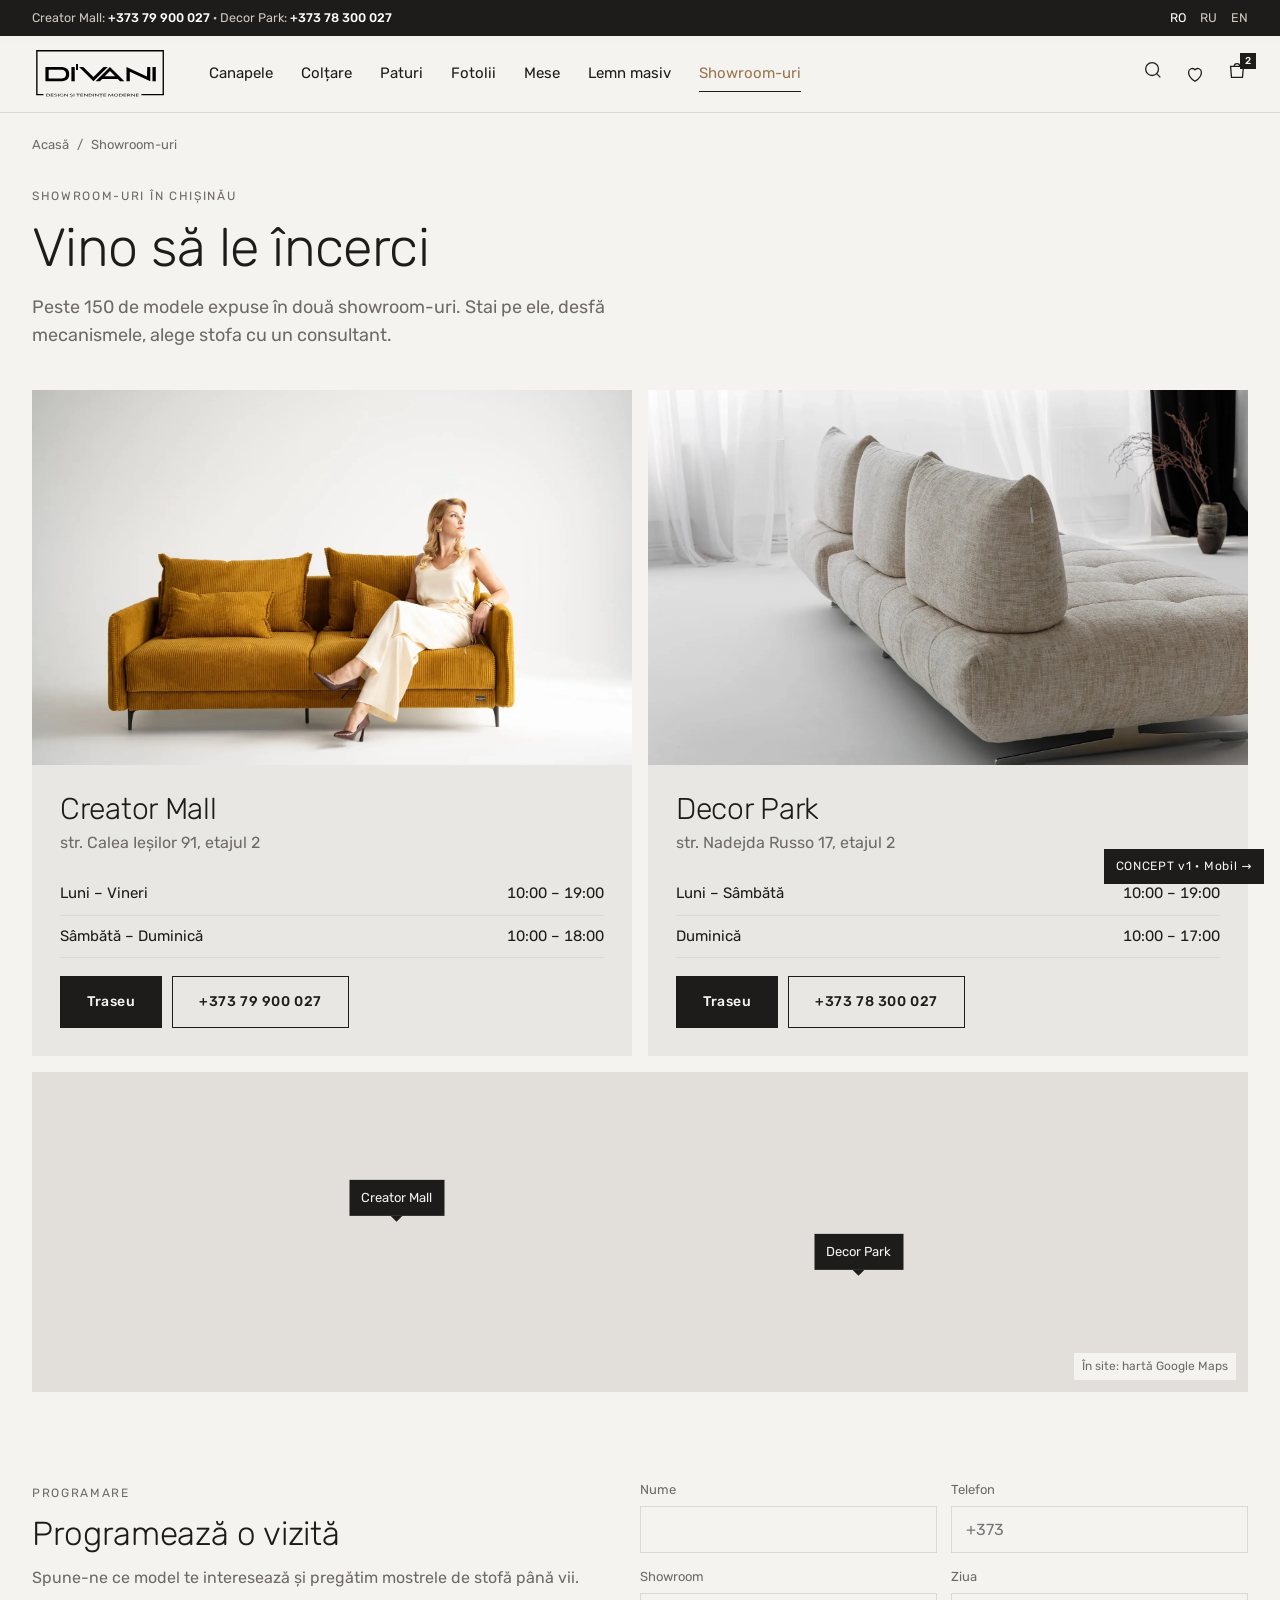
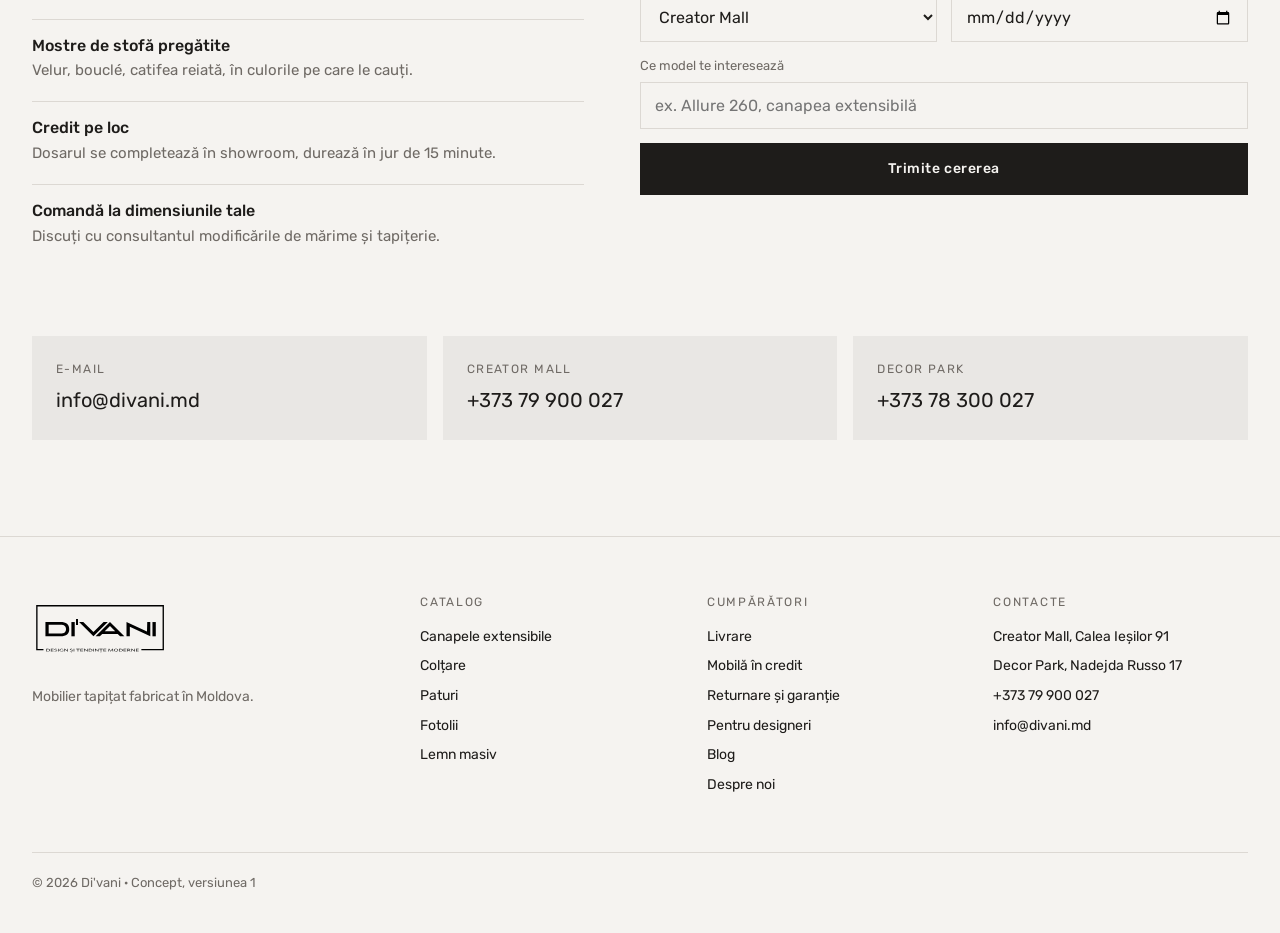
<file: showroom.html>
<!DOCTYPE html>
<html lang="ro">
<head>
<meta charset="utf-8">
<meta name="robots" content="noindex, nofollow">
<meta name="viewport" content="width=device-width, initial-scale=1">
<title>Di'vani — concept showroom-uri</title>
<link rel="preconnect" href="https://fonts.googleapis.com"><link rel="preconnect" href="https://fonts.gstatic.com" crossorigin>
<link href="https://fonts.googleapis.com/css2?family=Rubik:wght@300;400;500&display=swap" rel="stylesheet">
<link rel="stylesheet" href="css/site.css"><link rel="stylesheet" href="css/pages.css">
<style>
.rooms{display:grid;grid-template-columns:1fr 1fr;gap:16px}
.room{background:var(--tile);display:grid;grid-template-rows:auto 1fr}
.room .im{aspect-ratio:16/10;overflow:hidden}
.room .im img{width:100%;height:100%;object-fit:cover}
.room .b{padding:28px;display:grid;gap:18px;align-content:start}
.room h2{font-size:30px;font-weight:300}
.room .addr{color:var(--muted);margin-top:4px}
.hours{width:100%;border-collapse:collapse;font-size:15px;font-variant-numeric:tabular-nums}
.hours td{padding:9px 0;border-bottom:1px solid var(--line)}
.hours td:last-child{text-align:right}
.hours tr.today td{font-weight:500}
.room .acts{display:flex;gap:10px;flex-wrap:wrap}
.map{margin-top:16px;height:320px;background:
  linear-gradient(0deg,transparent 49.6%,#d6d2cd 49.6% 50.4%,transparent 50.4%) 0 0/120px 120px,
  linear-gradient(90deg,transparent 49.6%,#d6d2cd 49.6% 50.4%,transparent 50.4%) 0 0/120px 120px,#e2dfdb;position:relative;overflow:hidden}
.map .pin{position:absolute;display:flex;align-items:center;gap:8px;background:var(--ink);color:var(--bg);font-size:13px;padding:8px 12px;transform:translate(-50%,-100%)}
.map .pin::after{content:"";position:absolute;left:50%;bottom:-6px;border:6px solid transparent;border-top-color:var(--ink);border-bottom:0;transform:translateX(-50%)}
.map .note{position:absolute;right:12px;bottom:12px;font-size:12px;color:var(--muted);background:var(--bg);padding:4px 8px}
.book{display:grid;grid-template-columns:1fr 1.1fr;gap:56px;align-items:start}
.book .why{display:grid;gap:18px;margin-top:28px}
.book .why div{border-top:1px solid var(--line);padding-top:14px}
.book .why b{font-weight:500;display:block}
.book .why span{color:var(--muted);font-size:15px}
.contact-strip{display:grid;grid-template-columns:repeat(3,1fr);gap:16px}
.contact-strip div{background:var(--tile);padding:24px}
.contact-strip span{display:block;font-size:12px;letter-spacing:.12em;text-transform:uppercase;color:var(--muted);margin-bottom:6px}
.contact-strip b{font-weight:400;font-size:20px}
@media (max-width:1100px){.rooms,.book{grid-template-columns:1fr}.contact-strip{grid-template-columns:1fr}}
@media (max-width:560px){.room .b{padding:20px}.room .acts .btn{flex:1}}
</style>
</head>
<body>
<div id="shell-top"></div>
<main class="wrap">
  <div class="crumbs"><a href="index.html">Acasă</a>/<span>Showroom-uri</span></div>
  <div class="page-head">
    <span class="eyebrow">Showroom-uri în Chișinău</span>
    <h1>Vino să le încerci</h1>
    <p>Peste 150 de modele expuse în două showroom-uri. Stai pe ele, desfă mecanismele, alege stofa cu un consultant.</p>
  </div>

  <div class="rooms">
    <article class="room">
      <div class="im"><img src="img/l-velvet.webp" alt="Canapea Di'vani în showroom"></div>
      <div class="b">
        <div><h2>Creator Mall</h2><div class="addr">str. Calea Ieșilor 91, etajul 2</div></div>
        <table class="hours" data-days="0-4:10–19,5-6:10–18">
          <tr><td>Luni – Vineri</td><td>10:00 – 19:00</td></tr>
          <tr><td>Sâmbătă – Duminică</td><td>10:00 – 18:00</td></tr>
        </table>
        <div class="acts"><a class="btn" href="https://maps.google.com/?q=Calea+Iesilor+91+Chisinau">Traseu</a><a class="btn ghost" href="tel:+37379900027">+373 79 900 027</a></div>
      </div>
    </article>
    <article class="room">
      <div class="im"><img src="img/l-milan.webp" alt="Canapea modulară Di'vani în showroom"></div>
      <div class="b">
        <div><h2>Decor Park</h2><div class="addr">str. Nadejda Russo 17, etajul 2</div></div>
        <table class="hours">
          <tr><td>Luni – Sâmbătă</td><td>10:00 – 19:00</td></tr>
          <tr><td>Duminică</td><td>10:00 – 17:00</td></tr>
        </table>
        <div class="acts"><a class="btn" href="https://maps.google.com/?q=Nadejda+Russo+17+Chisinau">Traseu</a><a class="btn ghost" href="tel:+37378300027">+373 78 300 027</a></div>
      </div>
    </article>
  </div>

  <div class="map" role="img" aria-label="Hartă cu cele două showroom-uri">
    <div class="pin" style="left:30%;top:45%">Creator Mall</div>
    <div class="pin" style="left:68%;top:62%">Decor Park</div>
    <span class="note">În site: hartă Google Maps</span>
  </div>

  <section class="sec book" id="vizita">
    <div>
      <span class="eyebrow">Programare</span>
      <h2 style="margin-top:10px">Programează o vizită</h2>
      <p class="lead" style="margin-top:14px">Spune-ne ce model te interesează și pregătim mostrele de stofă până vii.</p>
      <div class="why">
        <div><b>Mostre de stofă pregătite</b><span>Velur, bouclé, catifea reiată, în culorile pe care le cauți.</span></div>
        <div><b>Credit pe loc</b><span>Dosarul se completează în showroom, durează în jur de 15 minute.</span></div>
        <div><b>Comandă la dimensiunile tale</b><span>Discuți cu consultantul modificările de mărime și tapițerie.</span></div>
      </div>
    </div>
    <form class="form" id="f">
      <div class="two">
        <label class="field" for="n">Nume<input id="n" required autocomplete="name"></label>
        <label class="field" for="t">Telefon<input id="t" type="tel" required autocomplete="tel" placeholder="+373"></label>
      </div>
      <div class="two">
        <label class="field" for="s">Showroom<select id="s"><option>Creator Mall</option><option>Decor Park</option></select></label>
        <label class="field" for="d">Ziua<input id="d" type="date"></label>
      </div>
      <label class="field" for="m">Ce model te interesează<input id="m" placeholder="ex. Allure 260, canapea extensibilă"></label>
      <button class="btn" type="submit">Trimite cererea</button>
      <div class="ok" id="ok">Mulțumim! Te sunăm pentru a confirma ora vizitei. (Demo: în site, formularul Fluent Forms.)</div>
    </form>
  </section>

  <section class="sec">
    <div class="contact-strip">
      <div><span>E-mail</span><b>info@divani.md</b></div>
      <div><span>Creator Mall</span><b>+373 79 900 027</b></div>
      <div><span>Decor Park</span><b>+373 78 300 027</b></div>
    </div>
  </section>
</main>
<div id="shell-foot"></div>
<script src="js/shell.js"></script>
<script>
document.getElementById('f').addEventListener('submit',e=>{e.preventDefault();document.getElementById('ok').classList.add('show');});
</script>
</body>
</html>
</file>
<file: css/site.css>
:root{
  /* Shared shell for category and product pages: same tokens as the homepage */
  --bg:#f5f3f0;
  --tile:#e9e7e4;
  --ink:#1e1c1a;
  --muted:#6f6a65;
  --line:#dcd8d3;
  --accent:#9a7650;
  --font:"Rubik", system-ui, -apple-system, "Segoe UI", sans-serif;
  color-scheme:light;
}
*{box-sizing:border-box}
html,body{margin:0}
body{background:var(--bg);color:var(--ink);font-family:var(--font);font-size:16px;line-height:1.55;-webkit-font-smoothing:antialiased}
img{max-width:100%;display:block}
a{color:inherit;text-decoration:none}
a:focus-visible,button:focus-visible,label:focus-within{outline:2px solid var(--accent);outline-offset:3px}
h1,h2,h3{font-weight:400;line-height:1.12;margin:0;text-wrap:balance;letter-spacing:-.01em}
.wrap{max-width:1360px;margin:0 auto;padding:0 32px}
.eyebrow{font-size:12px;letter-spacing:.14em;text-transform:uppercase;color:var(--muted)}
.btn{display:inline-flex;align-items:center;justify-content:center;gap:10px;height:52px;padding:0 26px;font:500 14px/1 var(--font);letter-spacing:.04em;border:1px solid var(--ink);background:var(--ink);color:var(--bg);cursor:pointer;transition:background .2s,color .2s}
.btn:hover{background:transparent;color:var(--ink)}
.btn.ghost{background:transparent;color:var(--ink)}
.btn.ghost:hover{background:var(--ink);color:var(--bg)}
.link{font-size:14px;font-weight:500;border-bottom:1px solid currentColor;padding-bottom:2px}
.link:hover{color:var(--accent)}
.concept-tag{position:fixed;right:16px;bottom:16px;z-index:50;background:var(--ink);color:var(--bg);font-size:12px;padding:8px 12px;letter-spacing:.06em}

.topbar{background:var(--ink);color:#cfc9c2;font-size:12.5px}
.topbar .wrap{display:flex;justify-content:space-between;align-items:center;height:36px;gap:16px}
.topbar b{color:#fff;font-weight:500}
.topbar .langs{display:flex;gap:14px}
.topbar .langs a.on{color:#fff}
header{position:sticky;top:0;z-index:20;background:rgba(245,243,240,.94);backdrop-filter:blur(8px);border-bottom:1px solid var(--line)}
header .wrap{display:flex;align-items:center;gap:40px;height:76px}
.burger{display:none}
.logo{display:block;height:72px}
.logo img{height:100%;width:auto}
nav.main{display:flex;gap:28px;font-size:15px;flex:1}
nav.main a{padding:6px 0;border-bottom:1px solid transparent}
nav.main a:hover,nav.main a.on{border-color:var(--ink)}
nav.main a.hl{color:var(--accent)}
.icons{display:flex;gap:20px;align-items:center;margin-left:auto}
.icons svg,.burger svg{width:22px;height:22px;stroke:var(--ink);fill:none;stroke-width:1.4}

.crumbs{font-size:13px;color:var(--muted);padding:22px 0 0;display:flex;gap:8px;flex-wrap:wrap}
.crumbs a:hover{color:var(--ink)}

.card .ph{background:var(--tile);aspect-ratio:4/3;overflow:hidden;position:relative}
.card .ph img{width:100%;height:100%;object-fit:cover;transition:transform .5s}
.card:hover .ph img{transform:scale(1.04)}
.card .badge{position:absolute;top:12px;left:12px;background:var(--bg);font-size:11.5px;letter-spacing:.06em;text-transform:uppercase;padding:5px 9px}
.card .meta{display:flex;justify-content:space-between;align-items:baseline;gap:12px;margin-top:14px}
.card h3{font-size:17px;font-weight:500}
.card .type{font-size:13.5px;color:var(--muted);margin-top:3px}
.card .price{font-size:15px;white-space:nowrap;font-variant-numeric:tabular-nums}
.card .price small{color:var(--muted);font-size:12px}

footer{border-top:1px solid var(--line);padding:56px 0 40px;font-size:14px;margin-top:96px}
footer .wrap{display:grid;grid-template-columns:1.4fr 1fr 1fr 1fr;gap:32px}
footer h4{font-size:12px;letter-spacing:.14em;text-transform:uppercase;color:var(--muted);font-weight:400;margin:0 0 14px}
footer ul{list-style:none;margin:0;padding:0;display:grid;gap:8px}
footer .copy{grid-column:1/-1;border-top:1px solid var(--line);padding-top:20px;margin-top:24px;color:var(--muted);font-size:13px}

@media (max-width:1100px){
  nav.main{display:none}
  .burger{display:block;background:none;border:0;padding:0;cursor:pointer}
  header .wrap{gap:16px;height:64px}
  .logo{height:56px}
  footer .wrap{grid-template-columns:1fr 1fr}
}
@media (max-width:560px){
  .wrap{padding:0 16px}
  .topbar .sr{display:none}
  .card .meta{flex-direction:column;gap:4px}
  .card h3{font-size:15px}
  .card .type{font-size:12.5px}
  .icons{gap:16px}
  .icons .opt{display:none}
  footer .wrap{grid-template-columns:1fr}
}
@media (prefers-reduced-motion:reduce){*{transition:none!important}}
</file>
<file: css/pages.css>
/* Components for the secondary pages; builds on site.css tokens */
.cartlink{position:relative}
.cartlink i{position:absolute;top:-6px;right:-8px;background:var(--ink);color:var(--bg);font:500 10px/16px var(--font);width:16px;height:16px;text-align:center;font-style:normal}
.page-head{padding:28px 0 40px}
.page-head h1{font-size:clamp(36px,4.2vw,60px);font-weight:300;margin-top:10px}
.page-head p{color:var(--muted);max-width:620px;margin:16px 0 0;font-size:18px}
.sec{padding-top:88px}
.sec h2{font-size:clamp(28px,2.6vw,40px);font-weight:300}
.lead{color:var(--muted);max-width:62ch}
.split{display:grid;grid-template-columns:1fr 1fr;gap:56px;align-items:center}
.ph-cover{background:var(--tile);overflow:hidden}
.ph-cover img{width:100%;height:100%;object-fit:cover}
/* white-background cutouts melt into the grey tile */
.cut{background:var(--tile);display:grid;place-items:center;overflow:hidden}
.cut img{mix-blend-mode:multiply;object-fit:contain;width:84%;height:84%}
.facts{display:grid;grid-template-columns:repeat(4,1fr);gap:1px;background:var(--line);border:1px solid var(--line)}
.facts div{background:var(--bg);padding:24px}
.facts b{display:block;font-size:30px;font-weight:300;line-height:1.1}
.facts span{font-size:14px;color:var(--muted)}
.steps{display:grid;grid-template-columns:repeat(4,1fr);gap:24px;counter-reset:s}
.steps div{border-top:1px solid var(--ink);padding-top:16px;counter-increment:s}
.steps div::before{content:"0" counter(s);display:block;color:var(--accent);font-weight:500;margin-bottom:8px}
.steps b{display:block;font-weight:500;margin-bottom:4px}
.steps span{color:var(--muted);font-size:15px}
.faq details{border-top:1px solid var(--line);padding:18px 0}
.faq details:last-child{border-bottom:1px solid var(--line)}
.faq summary{cursor:pointer;font-weight:500;list-style:none;display:flex;justify-content:space-between;gap:16px}
.faq summary::-webkit-details-marker{display:none}
.faq summary::after{content:"+";font-weight:300;font-size:22px;line-height:1}
.faq details[open] summary::after{content:"–"}
.faq details p{margin:12px 0 0;color:var(--muted)}
.form{display:grid;gap:14px}
.form .two{display:grid;grid-template-columns:1fr 1fr;gap:14px}
.field{display:grid;gap:6px;font-size:13px;color:var(--muted)}
.field input,.field select,.field textarea{font:400 16px var(--font);color:var(--ink);background:var(--bg);border:1px solid var(--line);padding:13px 14px;width:100%}
.field input:focus,.field select:focus,.field textarea:focus{outline:none;border-color:var(--ink)}
.opt-row{display:grid;gap:8px}
.opt-row label{display:flex;gap:12px;align-items:flex-start;border:1px solid var(--line);padding:14px 16px;cursor:pointer;font-size:15px}
.opt-row label:has(input:checked){border-color:var(--ink);background:#fff6}
.opt-row input{accent-color:var(--ink);margin-top:3px}
.opt-row small{display:block;color:var(--muted);font-size:13px}
.ok{display:none;background:var(--tile);padding:18px;font-size:15px}
.ok.show{display:block}
.chips{display:flex;gap:6px;flex-wrap:wrap}
.chip{font:400 14px/1 var(--font);padding:10px 16px;border:1px solid var(--line);background:transparent;color:var(--ink);cursor:pointer}
.chip.on{background:var(--ink);color:var(--bg);border-color:var(--ink)}
@media (max-width:1100px){
  .split{grid-template-columns:1fr;gap:28px}
  .facts,.steps{grid-template-columns:1fr 1fr}
}
@media (max-width:560px){
  .page-head p{font-size:16px}
  .sec{padding-top:64px}
  .form .two{grid-template-columns:1fr}
  .facts b{font-size:24px}
  .steps{grid-template-columns:1fr}
}
</file>
